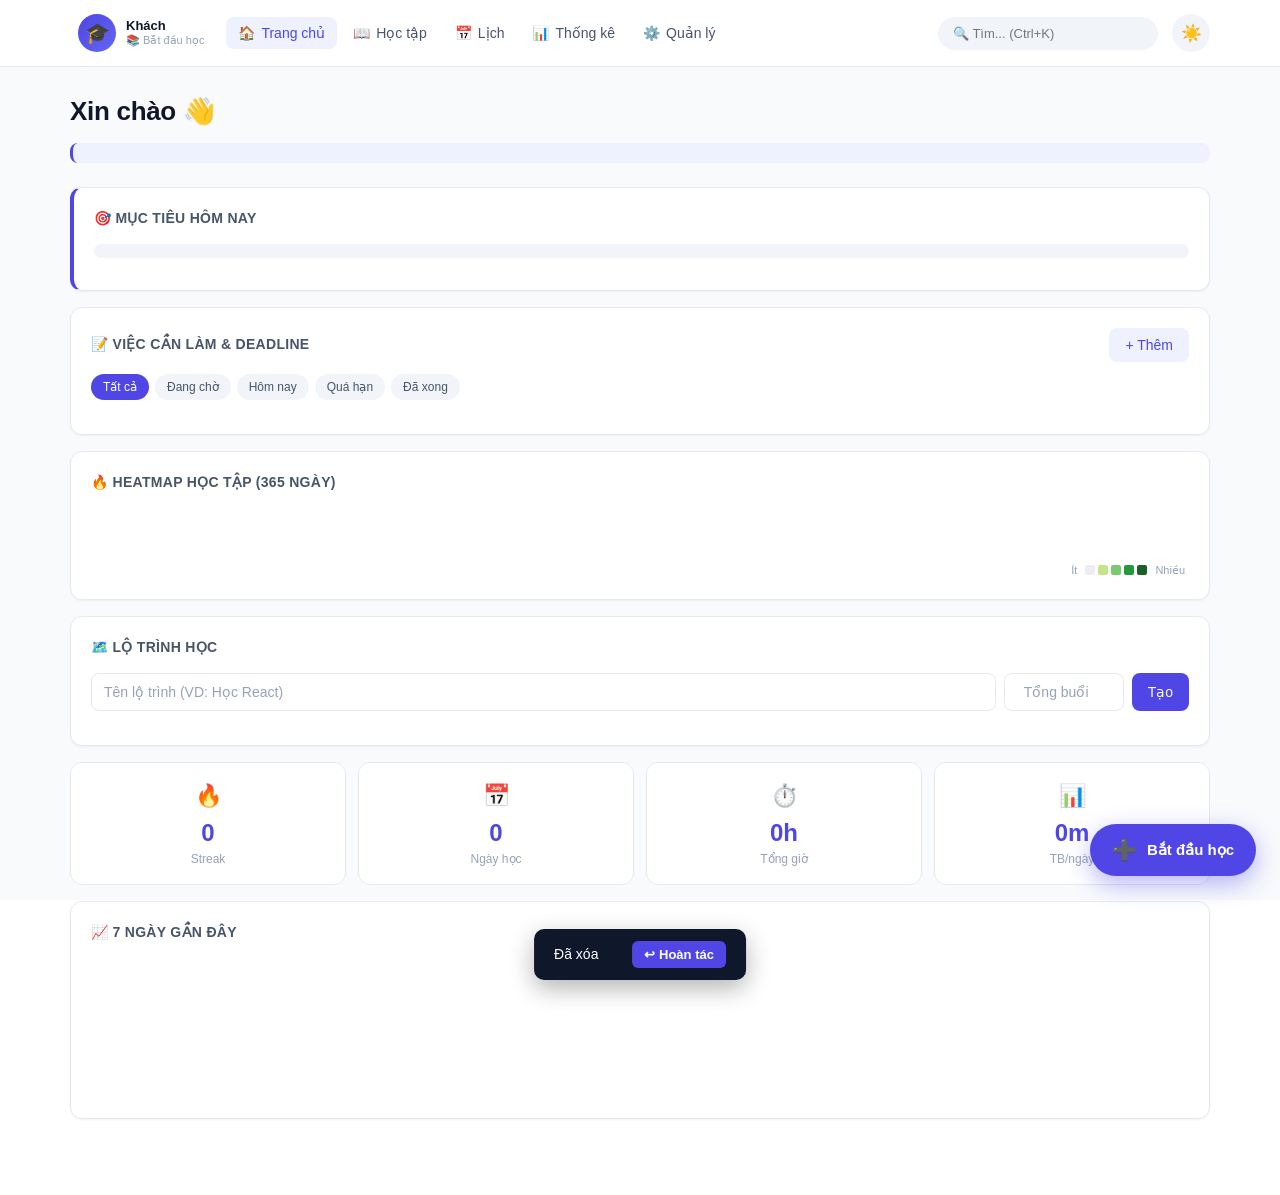
<file: index.html>
<!DOCTYPE html>
    <html lang="vi" data-theme="light">
    <head>
    <meta charset="UTF-8">
    <meta name="viewport" content="width=device-width, initial-scale=1.0, viewport-fit=cover">

    <!-- SEO -->
    <title>Study Tracker — Quản lý thời gian học tập</title>
    <meta name="description" content="Ứng dụng quản lý học tập cá nhân: Pomodoro, lịch học, ghi chú, mục tiêu, thống kê và Streak Freeze. Hoạt động offline, dữ liệu lưu trên máy.">
    <meta name="keywords" content="học tập, quản lý thời gian, pomodoro, study tracker, ghi chú, lịch học, streak">
    <meta name="author" content="Study Tracker">
    <meta name="robots" content="index, follow">
    <meta property="og:title" content="Study Tracker — Quản lý thời gian học tập">
    <meta property="og:description" content="Ứng dụng quản lý học tập cá nhân: Pomodoro, lịch học, ghi chú, mục tiêu, thống kê.">
    <meta property="og:type" content="website">
    <meta property="og:locale" content="vi_VN">
    <meta name="twitter:card" content="summary_large_image">
    <meta name="twitter:title" content="Study Tracker — Quản lý thời gian học tập">
    <meta name="twitter:description" content="Pomodoro, lịch học, ghi chú, mục tiêu và thống kê trong 1 app.">

    <!-- PWA -->
    <meta name="theme-color" content="#4f46e5">
    <meta name="apple-mobile-web-app-capable" content="yes">
    <meta name="apple-mobile-web-app-status-bar-style" content="default">
    <meta name="apple-mobile-web-app-title" content="Study Tracker">
    <meta name="mobile-web-app-capable" content="yes">
    <meta name="format-detection" content="telephone=no">
    <link rel="icon" type="image/svg+xml" href="[data-uri]">
    <link rel="apple-touch-icon" href="[data-uri]">
    <link rel="manifest" href="manifest.json">

    <link rel="stylesheet" href="style.css">
    </head>
    <body>

    <a href="#mainContent" class="skip-link">⏭ Chuyển đến nội dung chính</a>

    <header class="navbar" role="banner">
    <div class="nav-inner">
        <div class="nav-user" id="navUser" title="Đi tới Quản lý">
        <div class="nav-avatar" id="navAvatar">🎓</div>
        <div class="nav-user-info">
            <div class="nav-user-name" id="navUserName">Khách</div>
            <div class="nav-user-streak" id="navUserStreak">📚 Bắt đầu học</div>
        </div>
        </div>

        <nav class="nav-links" role="navigation" aria-label="Điều hướng chính">
        <button class="nav-link active" data-page="home"><span>🏠</span><span>Trang chủ</span></button>
        <button class="nav-link" data-page="study"><span>📖</span><span>Học tập</span></button>
        <button class="nav-link" data-page="calendar"><span>📅</span><span>Lịch</span></button>
        <button class="nav-link" data-page="stats"><span>📊</span><span>Thống kê</span></button>
        <button class="nav-link" data-page="manage"><span>⚙️</span><span>Quản lý</span></button>
        </nav>

        <div class="nav-search">
        <input type="text" id="globalSearch" class="search-input" placeholder="🔍 Tìm... (Ctrl+K)">
        <div class="search-results" id="searchResults"></div>
        </div>

        <button class="theme-toggle" id="themeToggle" title="Sáng / Tối" aria-label="Đổi chế độ Sáng/Tối">
        <span class="theme-icon light">☀️</span>
        <span class="theme-icon dark">🌙</span>
        </button>
    </div>
    </header>

    <main class="container" id="mainContent" role="main">

    <!-- HOME -->
    <section class="page active" id="page-home">
        <div class="hero">
        <h1 id="heroGreeting">Xin chào 👋</h1>
        <p class="hero-sub" id="heroDate"></p>
        <p class="hero-hint" id="heroHint" style="font-size:13px;color:var(--text-mute);margin-top:6px"></p>
        </div>

        <div class="card freeze-alert" id="freezeAlert" hidden>
        <div class="freeze-content">
            <span class="freeze-icon">❄️</span>
            <div class="freeze-text">
            <b>Streak sắp mất!</b>
            <span>Hôm nay bạn chưa học. Dùng Streak Freeze để bảo toàn chuỗi?</span>
            </div>
            <button class="btn primary" id="useFreezeBtn">Dùng Freeze</button>
        </div>
        </div>

        <div class="card card-goal" id="goalNotifCard">
        <h2 class="card-title">🎯 Mục tiêu hôm nay</h2>
        <div class="goal-progress">
            <div class="goal-bar"><div class="goal-fill" id="goalFill"></div></div>
            <div class="goal-info" id="goalInfo"></div>
        </div>
        </div>

        <!-- TODO / DEADLINE -->
        <div class="card">
        <div class="todo-head">
            <h2 class="card-title">📝 Việc cần làm &amp; Deadline</h2>
            <button class="btn soft" id="addTodoBtn">+ Thêm</button>
        </div>
        <div class="todo-filters" id="todoFilters">
            <button class="tf-btn active" data-filter="all">Tất cả</button>
            <button class="tf-btn" data-filter="pending">Đang chờ</button>
            <button class="tf-btn" data-filter="today">Hôm nay</button>
            <button class="tf-btn" data-filter="overdue">Quá hạn</button>
            <button class="tf-btn" data-filter="done">Đã xong</button>
        </div>
        <div class="todo-list" id="todoList"></div>
        </div>

        <!-- HEATMAP -->
        <div class="card">
        <h2 class="card-title">🔥 Heatmap học tập (365 ngày)</h2>
        <div class="heatmap-wrap">
            <div class="heatmap-scroll" id="heatmapScroll">
            <div class="heatmap" id="heatmap"></div>
            </div>
            <div class="heatmap-legend">
            <span>Ít</span>
            <div class="heatmap-cells">
                <span class="hm-cell lv0"></span>
                <span class="hm-cell lv1"></span>
                <span class="hm-cell lv2"></span>
                <span class="hm-cell lv3"></span>
                <span class="hm-cell lv4"></span>
            </div>
            <span>Nhiều</span>
            </div>
        </div>
        </div>

        <div class="card">
        <h2 class="card-title">🗺️ Lộ trình học</h2>
        <div class="roadmap-form">
            <input type="text" id="roadmapInput" class="input" placeholder="Tên lộ trình (VD: Học React)">
            <input type="number" id="roadmapTotal" class="input num-input" placeholder="Tổng buổi" min="1">
            <button class="btn primary" id="addRoadmapBtn">Tạo</button>
        </div>
        <div class="roadmap-list" id="roadmapList"></div>
        </div>

        <div class="stats-grid">
        <div class="stat-card"><div class="stat-icon">🔥</div><div class="stat-num" id="homeStreak">0</div><div class="stat-label">Streak</div></div>
        <div class="stat-card"><div class="stat-icon">📅</div><div class="stat-num" id="homeDays">0</div><div class="stat-label">Ngày học</div></div>
        <div class="stat-card"><div class="stat-icon">⏱️</div><div class="stat-num" id="homeHours">0h</div><div class="stat-label">Tổng giờ</div></div>
        <div class="stat-card"><div class="stat-icon">📊</div><div class="stat-num" id="homeAvg">0m</div><div class="stat-label">TB/ngày</div></div>
        </div>

        <div class="card">
        <h2 class="card-title">📈 7 ngày gần đây</h2>
        <div class="chart" id="homeChart"></div>
        </div>
    </section>

    <!-- STUDY -->
    <section class="page" id="page-study">
        <div class="page-header">
        <h1>📖 Học tập</h1>
        <p class="page-sub">Nhấn vào ngày để xem chi tiết phiên học</p>
        </div>

        <!-- Summary riêng của tab Học tập (Nhóm 5) -->
        <div class="study-summary">
        <div class="sum-pill"><span class="pill-icon">📆</span><span class="pill-num" id="studyTodaySessions">0</span><span class="pill-label">Phiên hôm nay</span></div>
        <div class="sum-pill"><span class="pill-icon">🏆</span><span class="pill-num" id="studyTopSubject">—</span><span class="pill-label">Môn nhiều nhất tuần</span></div>
        <div class="sum-pill"><span class="pill-icon">⚡</span><span class="pill-num" id="studyFocusAvg">—</span><span class="pill-label">Tập trung TB</span></div>
        </div>

        <!-- POMODORO -->
        <div class="card pomodoro-card">
        <div class="pomodoro-head">
            <h2 class="card-title">⏱️ Đồng hồ học</h2>
            <div class="pomodoro-modes" id="pomodoroModes">
            <button class="pmode active" data-mode="pomodoro">Pomodoro 25/5</button>
            <button class="pmode" data-mode="short">Nghỉ ngắn 5p</button>
            <button class="pmode" data-mode="long">Nghỉ dài 15p</button>
            <button class="pmode" data-mode="custom">Tùy chỉnh</button>
            </div>
        </div>

        <div class="pomodoro-display">
            <div class="pomo-time" id="pomoTime">25:00</div>
            <div class="pomo-label" id="pomoLabel">Pomodoro · Tập trung</div>
        </div>

        <div class="btn-row" style="justify-content:center;">
            <button class="btn primary" id="pomoStart">▶ Bắt đầu</button>
            <button class="btn warning" id="pomoPause" hidden>⏸ Tạm dừng</button>
            <button class="btn danger" id="pomoStop" hidden>⏹ Dừng &amp; Lưu</button>
            <button class="btn ghost" id="pomoReset">↺ Reset</button>
            <button class="btn ghost" id="pomoFull" title="Toàn màn hình" aria-label="Toàn màn hình">⛶</button>
        </div>

        <div class="session-meta">
            <div class="meta-row">
            <label class="field-label">Môn / Tag</label>
            <div class="tag-picker" id="tagPicker"></div>
            </div>
            <div class="meta-row">
            <label class="field-label">Mức tập trung</label>
            <div class="star-rating" id="starRating">
                <button data-star="1" type="button">☆</button>
                <button data-star="2" type="button">☆</button>
                <button data-star="3" type="button">☆</button>
                <button data-star="4" type="button">☆</button>
                <button data-star="5" type="button">☆</button>
            </div>
            </div>
        </div>
        </div>

        <!-- Ghi tay -->
        <div class="card">
        <h2 class="card-title">✍️ Ghi giờ học thủ công</h2>
        <div class="input-row">
            <input type="date" id="studyDateInput" class="input no-future">
            <button class="btn primary" id="studyAddBtn">+ Ghi giờ học</button>
        </div>
        <p class="hint">Chọn ngày → bấm "Ghi giờ học" để thêm phút + nội dung theo từng khung giờ</p>
        </div>

        <!-- DANH SÁCH PHIÊN HỌC (Nhóm 4) -->
        <div class="card">
        <div class="session-list-head">
            <h2 class="card-title" style="margin-bottom:0">🕐 Phiên học gần đây</h2>
            <select id="sessionListFilter" class="session-filter" aria-label="Lọc phiên học">
            <option value="7">7 ngày</option>
            <option value="30" selected>30 ngày</option>
            <option value="90">90 ngày</option>
            <option value="all">Tất cả</option>
            </select>
        </div>
        <div class="session-list" id="sessionList"></div>
        </div>

        <div class="timeline" id="timeline"></div>
    </section>

    <!-- CALENDAR -->
    <section class="page" id="page-calendar">
        <div class="page-header">
        <h1>📅 Lịch học</h1>
        <p class="page-sub">Nhấn vào ngày để ghi giờ học hoặc thêm deadline</p>
        </div>

        <!-- Summary riêng của tab Lịch (Nhóm 5) -->
        <div class="study-summary">
        <div class="sum-pill"><span class="pill-icon">📊</span><span class="pill-num" id="calMonthHours">0h</span><span class="pill-label">Tháng này</span></div>
        <div class="sum-pill"><span class="pill-icon">📅</span><span class="pill-num" id="calActiveDays">0</span><span class="pill-label">Ngày có lịch</span></div>
        <div class="sum-pill"><span class="pill-icon">⏰</span><span class="pill-num" id="calUpcoming">0</span><span class="pill-label">Deadline sắp tới</span></div>
        </div>

        <div class="card">
        <div class="cal-header">
            <button class="btn ghost" id="prevMonth" aria-label="Tháng trước">◀</button>
            <h2 class="cal-title" id="calTitle"></h2>
            <button class="btn ghost" id="nextMonth" aria-label="Tháng sau">▶</button>
            <button class="btn soft" id="todayBtn">Hôm nay</button>
        </div>
        <div class="cal-weekdays">
            <div>T2</div><div>T3</div><div>T4</div><div>T5</div><div>T6</div>
            <div class="weekend">T7</div><div class="weekend">CN</div>
        </div>

        <div class="cal-legend">
            <div class="cal-legend-item">
            <span class="legend-box plan"></span>
            <span>📅 Kế hoạch (khung giờ)</span>
            </div>
            <div class="cal-legend-item">
            <span class="legend-box actual"></span>
            <span>✅ Thực tế (phiên đã học)</span>
            </div>
            <div class="cal-legend-item">
            <span class="legend-box deadline"></span>
            <span>⏰ Deadline Todo</span>
            </div>
        </div>

        <div class="cal-grid" id="calGrid"></div>
        </div>
    </section>

    <!-- STATS -->
    <section class="page" id="page-stats">
        <div class="page-header">
        <h1>📊 Thống kê</h1>
        <p class="page-sub">Xem xu hướng và thói quen học tập của bạn</p>
        </div>

        <div class="study-summary">
        <div class="sum-pill">
            <span class="pill-icon">📅</span>
            <span class="pill-num" id="statsWeek">0h</span>
            <span class="pill-label">Tuần này (T2→nay)</span>
        </div>
        <div class="sum-pill">
            <span class="pill-icon">📆</span>
            <span class="pill-num" id="statsMonth">0h</span>
            <span class="pill-label">Tháng này</span>
        </div>
        <div class="sum-pill">
            <span class="pill-icon">📈</span>
            <span class="pill-num" id="statsTrend">Chưa đủ dữ liệu</span>
            <span class="pill-label">So tuần trước</span>
        </div>
        </div>

        <div class="card">
        <h2 class="card-title">📈 Giờ học 14 ngày gần đây</h2>
        <div class="chart chart-lg" id="statsChart"></div>
        </div>

        <div class="card">
        <h2 class="card-title">🥧 Phân bổ theo môn</h2>
        <div class="pie-wrap">
            <svg class="pie-chart" id="pieChart" viewBox="0 0 200 200"></svg>
            <div class="pie-legend" id="pieLegend"></div>
        </div>
        </div>

        <div class="card">
        <h2 class="card-title">🕐 Khung giờ học hiệu quả</h2>
        <p class="card-subtitle">Dựa trên giờ bắt đầu của các phiên học (Pomodoro + ghi tay).</p>
        <div class="hour-bars" id="hourBars"></div>
        </div>

        <div class="card">
        <h2 class="card-title">✅ Tỷ lệ hoàn thành Todo (7 ngày)</h2>
        <div class="todo-stats" id="todoStats"></div>
        </div>

        <div class="card">
        <h2 class="card-title">📊 Chỉ số phụ</h2>
        <div class="stats-meta-grid">
            <div class="stats-meta-item">
            <div class="sm-label">📖 Tổng thời gian học</div>
            <div class="sm-value" id="statsTotalTime">0h</div>
            </div>
            <div class="stats-meta-item">
            <div class="sm-label">📅 Ngày có học</div>
            <div class="sm-value" id="statsActiveDays">0</div>
            </div>
            <div class="stats-meta-item">
            <div class="sm-label">⏱️ TB / ngày có học</div>
            <div class="sm-value" id="statsAvgPerActive">—</div>
            </div>
            <div class="stats-meta-item">
            <div class="sm-label">📆 TB / ngày kể từ khi bắt đầu</div>
            <div class="sm-value" id="statsAvgPerDay">—</div>
            </div>
            <div class="stats-meta-item">
            <div class="sm-label">🔥 Streak hiện tại</div>
            <div class="sm-value" id="statsStreakVal">0</div>
            </div>
            <div class="stats-meta-item">
            <div class="sm-label">🎯 Ngày đạt mục tiêu</div>
            <div class="sm-value" id="statsGoalDays">0</div>
            </div>
        </div>

        <div class="stats-note">
            <b>ℹ️ Quy tắc tính:</b>
            <ul>
            <li>Một ngày được tính là <b>có học</b> khi có ít nhất <b>5 phút</b> học (Pomodoro hoặc ghi tay).</li>
            <li><b>Streak</b> tính liên tục từ hôm nay (hoặc hôm qua) trở về trước, cộng thêm ngày dùng Streak Freeze.</li>
            <li><b>TB / ngày có học</b> = tổng phút ÷ số ngày có học (không tính ngày nghỉ).</li>
            <li><b>TB / ngày kể từ khi bắt đầu</b> = tổng phút ÷ số ngày từ ngày học đầu tiên đến nay.</li>
            </ul>
        </div>
        </div>
    </section>

    <!-- MANAGE -->
    <section class="page" id="page-manage">
        <div class="page-header">
        <h1>⚙️ Quản lý</h1>
        <p class="page-sub">Thiết lập thông tin, mục tiêu và sao lưu dữ liệu</p>
        </div>

        <!-- Profile -->
        <div class="card">
        <h2 class="card-title">👤 Thông tin cá nhân</h2>
        <div class="profile-row">
            <div class="avatar-wrap">
            <button class="avatar" id="avatarBtn" type="button" aria-label="Đổi ảnh đại diện">🎓</button>
            <div class="avatar-menu" id="avatarMenu">
                <button data-act="upload">📷 Tải ảnh lên</button>
                <button data-act="emoji">😀 Chọn emoji</button>
                <button data-act="remove" class="del">🗑 Xóa ảnh</button>
            </div>
            </div>
            <div class="profile-fields">
            <input class="input" id="profileName" type="text" placeholder="Họ và tên">
            <input class="input" id="profileEmail" type="email" placeholder="📧 Email">
            <input class="input" id="profilePhone" type="tel" placeholder="📱 Số điện thoại">
            </div>
            <input type="file" id="avatarFile" accept="image/*" hidden>
        </div>
        <div class="emoji-picker" id="emojiPicker"></div>
        </div>

        <!-- Môn học (Nhóm 1) -->
        <div class="card">
        <h2 class="card-title">📚 Môn học</h2>
        <p class="hint" style="text-align:left;margin-bottom:12px">
            Quản lý các môn bạn đang học. Mỗi môn có 1 màu riêng để phân loại phiên học.
        </p>
        <div class="subject-list" id="subjectList"></div>

        <div class="field-label">Thêm môn mới</div>
        <div class="subject-form">
            <input type="text" id="subjectNameInput" class="input" placeholder="VD: Toán, Lý, Tiếng Anh...">
            <input type="color" id="subjectColorInput" class="subject-color-picker" value="#4f46e5">
            <button class="btn primary" id="addSubjectBtn">+ Thêm</button>
        </div>
        </div>

        <!-- Goals -->
        <div class="card">
        <h2 class="card-title">🎯 Mục tiêu</h2>
        <label class="field-label">Mục tiêu dài hạn</label>
        <input class="input" id="profileGoal" type="text" placeholder="VD: Thành thạo React trong 3 tháng">
        <label class="field-label">Mục tiêu mỗi ngày (phút)</label>
        <div class="input-row">
            <input class="input" id="dailyGoalInput" type="number" min="0" placeholder="VD: 60">
            <button class="btn primary" id="saveDailyGoalBtn">Lưu</button>
        </div>
        <p class="hint">Đây là số phút bạn muốn học mỗi ngày. Home sẽ nhắc bạn.</p>
        </div>

        <!-- NOTIFICATION (Nhóm 9) -->
        <div class="card">
        <h2 class="card-title">🔔 Thông báo</h2>

        <div class="notif-limitation" id="notifLimitation">
            <span class="nl-icon">ℹ️</span>
            <div class="nl-text">
            <b>Thông báo chỉ hoạt động khi tab đang mở</b>
            <span>Do chưa dùng Service Worker. Nếu bạn đóng tab, hệ thống sẽ lưu nhắc nhở và hiện lại khi mở tab vào lần sau.</span>
            </div>
        </div>

        <div class="notif-status" id="notifStatus"></div>

        <div class="btn-row" style="margin-bottom:14px">
            <button class="btn primary" id="notifPermBtn">Xin quyền thông báo</button>
            <button class="btn soft" id="notifTestBtn">🧪 Test thông báo</button>
        </div>

        <div class="notif-help" id="notifHelp" hidden>
            <div class="nh-title">📖 Cách mở lại quyền thông báo:</div>
            <ul class="nh-steps" id="notifHelpSteps">
            <li>Nhấn vào <b>biểu tượng 🔒 hoặc ⓘ</b> trên thanh địa chỉ</li>
            <li>Chọn <b>Site settings</b> / <b>Cài đặt trang</b></li>
            <li>Tìm mục <b>Notifications</b> → đổi thành <b>Allow / Cho phép</b></li>
            <li>Tải lại trang (F5)</li>
            </ul>
        </div>

        <div class="field-label" style="margin-top:14px">Nhắc học mỗi ngày lúc</div>
        <div class="input-row">
            <input type="time" id="notifTime" class="input" value="20:00">
            <button class="btn primary" id="saveNotifTimeBtn">Lưu</button>
        </div>
        <p class="hint">Trình duyệt sẽ nhắc bạn vào giờ này nếu hôm nay chưa học đủ mục tiêu.</p>

        <div class="setting-row" style="margin-top:14px">
            <div>
            <div class="setting-label">Nhắc deadline trước 1 ngày</div>
            <div class="setting-desc">Tự động thông báo cho Todo sắp đến hạn</div>
            </div>
            <label class="switch">
            <input type="checkbox" id="notifDeadline" checked>
            <span class="slider"></span>
            </label>
        </div>

        <div class="setting-row" style="margin-top:14px">
            <div>
            <div class="setting-label">Âm thanh thông báo</div>
            <div class="setting-desc">Phát tiếng "ping" khi có nhắc nhở</div>
            </div>
            <label class="switch">
            <input type="checkbox" id="notifSound" checked>
            <span class="slider"></span>
            </label>
        </div>

        <div class="setting-row" style="margin-top:14px">
            <div>
            <div class="setting-label">Hiện thông báo trong trang (in-app)</div>
            <div class="setting-desc">Nếu trình duyệt chặn, hiện banner thay thế ở góc màn hình</div>
            </div>
            <label class="switch">
            <input type="checkbox" id="notifInApp" checked>
            <span class="slider"></span>
            </label>
        </div>
        </div>

        <!-- STREAK FREEZE (Nhóm 8) -->
        <div class="card">
        <h2 class="card-title">❄️ Streak Freeze</h2>

        <div class="freeze-status">
            <div class="freeze-big-wrap">
            <span class="freeze-big" id="freezeCount">3</span>
            <span class="freeze-desc">/ 3 lượt</span>
            </div>
            <div class="freeze-refill" id="freezeRefill">
            ⏳ Nạp lượt tiếp theo: <b>—</b>
            </div>
        </div>

        <p class="hint" style="text-align:left;margin-bottom:14px">
            Khi bạn bỏ 1 ngày không học, dùng Freeze để bảo toàn chuỗi streak.
            Mỗi thứ Hai hàng tuần, hệ thống tự nạp thêm 1 lượt (tối đa 3).
            Nạp lại được kiểm tra <b>khi bạn mở app</b> — không cần online đúng lúc.
        </p>

        <div class="setting-row">
            <div>
            <div class="setting-label">Tự động dùng Freeze</div>
            <div class="setting-desc">Khi mở app phát hiện hôm qua bỏ học → tự dùng 1 lượt để giữ streak</div>
            </div>
            <label class="switch">
            <input type="checkbox" id="autoFreeze">
            <span class="slider"></span>
            </label>
        </div>

        <div class="setting-row" style="margin-top:14px">
            <div>
            <div class="setting-label">Nhắc streak sắp mất</div>
            <div class="setting-desc">Sau 20h nếu chưa học, hiện cảnh báo trên Home</div>
            </div>
            <label class="switch">
            <input type="checkbox" id="freezeAlertToggle" checked>
            <span class="slider"></span>
            </label>
        </div>

        <div class="field-label" style="margin-top:20px">Lịch sử dùng &amp; nạp</div>
        <div class="freeze-history" id="freezeHistory"></div>
        </div>

        <!-- Background -->
        <div class="card">
        <h2 class="card-title">🖼️ Hình nền</h2>
        <div class="bg-options" id="bgOptions">
            <button class="bg-swatch" data-bg-type="default"><span class="bg-label">Mặc định</span></button>
            <button class="bg-swatch" data-bg-type="color" data-bg-value="#fef3c7" style="background:#fef3c7"><span class="bg-label">Vàng nhạt</span></button>
            <button class="bg-swatch" data-bg-type="color" data-bg-value="#dbeafe" style="background:#dbeafe"><span class="bg-label">Xanh dương</span></button>
            <button class="bg-swatch" data-bg-type="color" data-bg-value="#dcfce7" style="background:#dcfce7"><span class="bg-label">Xanh lá</span></button>
            <button class="bg-swatch" data-bg-type="color" data-bg-value="#fce7f3" style="background:#fce7f3"><span class="bg-label">Hồng</span></button>
            <button class="bg-swatch" data-bg-type="gradient" data-bg-value="linear-gradient(135deg,#eef2ff,#fce7f3)" style="background:linear-gradient(135deg,#eef2ff,#fce7f3)"><span class="bg-label">Gradient 1</span></button>
            <button class="bg-swatch" data-bg-type="gradient" data-bg-value="linear-gradient(135deg,#dbeafe,#dcfce7)" style="background:linear-gradient(135deg,#dbeafe,#dcfce7)"><span class="bg-label">Gradient 2</span></button>
            <button class="bg-swatch" data-bg-type="gradient" data-bg-value="linear-gradient(135deg,#1e293b,#0f172a)"><span class="bg-label">Tối</span></button>
        </div>
        <div class="input-row" style="margin-top:14px;">
            <input type="color" id="bgColorPicker" class="input color-input" value="#f8fafc">
            <button class="btn soft" id="bgApplyColorBtn">Áp dụng màu</button>
            <button class="btn soft" id="bgUploadBtn">📷 Tải ảnh nền</button>
            <input type="file" id="bgFile" accept="image/*" hidden>
        </div>
        </div>

        <!-- Theme (Nhóm 5: bỏ segment, chỉ hiển thị label) -->
        <div class="card">
        <h2 class="card-title">🎨 Chế độ hiển thị</h2>
        <div class="setting-row">
            <div>
            <div class="setting-label">Sáng / Tối</div>
            <div class="setting-desc">Dùng nút ☀️/🌙 ở góc phải Navbar để đổi nhanh</div>
            </div>
            <div class="theme-info-pill" id="themeInfoPill">
            <span id="currentThemeLabel">☀️ Sáng</span>
            </div>
        </div>
        </div>

        <!-- Biểu đồ tiến độ → link sang Thống kê (Nhóm 5) -->
        <div class="card">
        <h2 class="card-title">📈 Biểu đồ tiến độ</h2>
        <p style="color:var(--text-mute);font-size:14px;margin-bottom:12px">
            Biểu đồ chi tiết đã được chuyển sang tab <b>Thống kê</b> để tránh trùng lặp.
        </p>
        <button class="btn soft" id="goToStatsBtn">📊 Mở Thống kê</button>
        </div>

        <!-- Data -->
        <div class="card">
        <h2 class="card-title">💾 Dữ liệu</h2>

        <label class="field-label">Xóa dữ liệu 1 ngày</label>
        <div class="input-row">
            <input type="date" id="deleteDateInput" class="input no-future">
            <button class="btn danger" id="deleteDayBtn">🗑 Xóa ngày này</button>
        </div>

        <label class="field-label">Xóa dữ liệu theo khoảng</label>
        <div class="input-row">
            <input type="date" id="deleteFrom" class="input no-future">
            <span class="unit-label">→</span>
            <input type="date" id="deleteTo" class="input no-future">
        </div>
        <div class="delete-preview" id="deletePreview" hidden></div>
        <div class="btn-row" style="margin-bottom:12px">
            <button class="btn danger" id="deleteRangeBtn">🗑 Xóa theo khoảng</button>
        </div>

        <label class="field-label">Sao lưu / Khôi phục</label>
        <div class="backup-status" id="backupStatus"></div>
        <div class="btn-row">
            <button class="btn soft" id="exportBtn">⬇ Xuất JSON</button>
            <button class="btn soft" id="importBtn">⬆ Nhập JSON</button>
            <input type="file" id="importFile" accept=".json" hidden>
        </div>

        <label class="field-label">Ứng dụng &amp; Hướng dẫn</label>
        <div class="btn-row">
            <button class="btn soft" id="rerunOnboardingBtn">👋 Chạy lại hướng dẫn ban đầu</button>
            <button class="btn primary" id="installPwaBtn" style="display:none">📲 Cài đặt app</button>
            <button class="btn ghost" id="updatePwaBtn" title="Kiểm tra bản cập nhật">🔄 Cập nhật</button>
        </div>
        <p class="hint" id="pwaHint">Trên điện thoại, bạn có thể cài Study Tracker như một app thật và dùng offline.</p>

        <label class="field-label" style="color:var(--danger)">Vùng nguy hiểm</label>
        <div class="btn-row">
            <button class="btn danger" id="resetAllBtn">⚠️ Xóa TẤT CẢ dữ liệu</button>
        </div>
        <p class="hint">Xóa tất cả sẽ tự động tải backup về máy trước khi xóa.</p>
        </div>
    </section>
    </main>

    <!-- FAB -->
    <button class="fab" id="fabBtn" title="Bắt đầu học (N)">
    <span class="fab-icon">➕</span>
    <span class="fab-label">Bắt đầu học</span>
    </button>

    <!-- MODAL GHI GIỜ HỌC -->
    <div class="modal" id="hourModal">
    <div class="modal-backdrop" data-close></div>
    <div class="modal-content">
        <h3 class="modal-title" id="modalTitle">Ghi giờ học</h3>
        <p class="modal-sub" id="modalSub"></p>

        <label class="field-label">Tổng số phút học ngày này</label>
        <div class="input-row">
        <input type="number" id="modalMinutes" class="input" min="0" placeholder="VD: 120">
        <span class="unit-label">phút</span>
        </div>

        <label class="field-label">Môn học</label>
        <select id="modalSubject">
        <option value="">— Không chọn —</option>
        </select>

        <label class="field-label">Chi tiết từng khung giờ (tùy chọn)</label>
        <div class="hour-list" id="hourList"></div>

        <div class="modal-actions">
        <button class="btn ghost" data-close>Hủy</button>
        <button class="btn primary" id="modalSave">Lưu</button>
        </div>
    </div>
    </div>

    <!-- MODAL TODO -->
    <div class="modal" id="todoModal">
    <div class="modal-backdrop" data-close-todo></div>
    <div class="modal-content" style="max-width:520px">
        <h3 class="modal-title" id="todoModalTitle">Thêm việc cần làm</h3>
        <p class="modal-sub">Điền thông tin cho Todo</p>

        <label class="field-label">Tên việc</label>
        <input type="text" id="todoTitle" class="input" placeholder="VD: Làm bài tập Toán chương 3">

        <label class="field-label">Mô tả (tùy chọn)</label>
        <textarea id="todoDesc" class="input" rows="3" placeholder="Ghi chú chi tiết..." style="min-height:60px;resize:vertical;"></textarea>

        <div style="display:grid;grid-template-columns:1fr 1fr;gap:10px;margin-top:6px;">
        <div>
            <label class="field-label">Deadline</label>
            <input type="date" id="todoDeadline" class="input">
        </div>
        <div>
            <label class="field-label">Độ ưu tiên</label>
            <select id="todoPriority" class="input">
            <option value="low">🟢 Thấp</option>
            <option value="normal" selected>🟡 Bình thường</option>
            <option value="high">🔴 Cao</option>
            </select>
        </div>
        </div>

        <label class="field-label">Gắn với môn (tùy chọn)</label>
        <div class="tag-picker" id="todoTagPicker"></div>

        <div class="modal-actions" style="margin-top:20px;">
        <button class="btn ghost" data-close-todo>Hủy</button>
        <button class="btn danger" id="todoDelete" style="display:none">🗑 Xóa</button>
        <button class="btn primary" id="todoSave">Lưu</button>
        </div>
    </div>
    </div>

    <!-- MODAL SỬA PHIÊN HỌC (Nhóm 4) -->
    <div class="modal" id="sessionModal">
    <div class="modal-backdrop" data-close-session></div>
    <div class="modal-content" style="max-width:520px">
        <h3 class="modal-title" id="sessionModalTitle">Sửa phiên học</h3>
        <p class="modal-sub" id="sessionModalSub"></p>

        <div style="display:grid;grid-template-columns:1fr 1fr;gap:10px;">
        <div>
            <label class="field-label">Giờ bắt đầu</label>
            <input type="time" id="sessionTime" class="input">
        </div>
        <div>
            <label class="field-label">Số phút</label>
            <input type="number" id="sessionMinutes" class="input" min="1" max="1440" placeholder="25">
        </div>
        </div>

        <label class="field-label">Môn học</label>
        <select id="sessionSubject">
        <option value="">— Không chọn —</option>
        </select>

        <label class="field-label">Nội dung / Ghi chú</label>
        <input type="text" id="sessionText" class="input" placeholder="VD: Học React Hooks...">

        <label class="field-label">Đánh giá tập trung</label>
        <div class="star-rating" id="sessionStar">
        <button data-star="1" type="button">☆</button>
        <button data-star="2" type="button">☆</button>
        <button data-star="3" type="button">☆</button>
        <button data-star="4" type="button">☆</button>
        <button data-star="5" type="button">☆</button>
        </div>

        <div class="modal-actions" style="margin-top:20px;">
        <button class="btn ghost" data-close-session>Hủy</button>
        <button class="btn primary" id="sessionSave">Lưu</button>
        </div>
    </div>
    </div>

    <!-- MODAL IMPORT (Nhóm 10) -->
    <div class="modal" id="importModal">
    <div class="modal-backdrop" data-close-import></div>
    <div class="modal-content" style="max-width:480px">
        <h3 class="modal-title">📥 Nhập dữ liệu</h3>
        <p class="modal-sub">Chọn cách xử lý dữ liệu hiện có</p>

        <div class="import-preview" id="importPreview"></div>

        <div class="import-options">
        <label class="import-option">
            <input type="radio" name="importMode" value="merge" checked>
            <div class="io-body">
            <div class="io-title">🔀 Gộp dữ liệu</div>
            <div class="io-desc">Giữ dữ liệu cũ, thêm ngày mới. Ngày trùng sẽ lấy giá trị mới.</div>
            </div>
        </label>

        <label class="import-option">
            <input type="radio" name="importMode" value="overwrite">
            <div class="io-body">
            <div class="io-title">⚠️ Ghi đè toàn bộ</div>
            <div class="io-desc">Xóa dữ liệu hiện tại, thay bằng dữ liệu từ file. Không thể hoàn tác!</div>
            </div>
        </label>
        </div>

        <div class="modal-actions" style="margin-top:20px;">
        <button class="btn ghost" data-close-import>Hủy</button>
        <button class="btn primary" id="importConfirm">Xác nhận nhập</button>
        </div>
    </div>
    </div>

    <!-- MODAL ONBOARDING (Nhóm 3) -->
    <div class="modal onboarding-modal" id="onboardingModal">
    <div class="modal-backdrop"></div>
    <div class="modal-content onboarding-content">

        <div class="ob-progress">
        <span class="ob-step-dot active" data-step="1"></span>
        <span class="ob-step-dot" data-step="2"></span>
        <span class="ob-step-dot" data-step="3"></span>
        </div>

        <div class="ob-step active" data-step="1">
        <div class="ob-emoji">👋</div>
        <h2 class="ob-title">Chào mừng bạn đến Study Tracker!</h2>
        <p class="ob-desc">Cùng thiết lập vài thứ để bắt đầu hành trình học tập nhé.</p>
        <label class="field-label">Bạn tên gì?</label>
        <input type="text" id="obName" class="input" placeholder="VD: Minh, An, ..." maxlength="30">
        </div>

        <div class="ob-step" data-step="2">
        <div class="ob-emoji">🎯</div>
        <h2 class="ob-title">Mục tiêu mỗi ngày</h2>
        <p class="ob-desc">Bạn muốn học bao nhiêu phút mỗi ngày?</p>
        <div class="ob-chips">
            <button class="ob-chip" data-min="30">30 phút</button>
            <button class="ob-chip active" data-min="60">1 giờ</button>
            <button class="ob-chip" data-min="120">2 giờ</button>
            <button class="ob-chip" data-min="180">3 giờ</button>
        </div>
        <label class="field-label">Hoặc nhập số phút</label>
        <input type="number" id="obGoal" class="input" min="0" max="1440" placeholder="60">
        </div>

        <div class="ob-step" data-step="3">
        <div class="ob-emoji">📚</div>
        <h2 class="ob-title">Thêm môn học đầu tiên</h2>
        <p class="ob-desc">Môn này sẽ dùng để phân loại các phiên học của bạn.</p>
        <div class="ob-chips">
            <button class="ob-chip-subject" data-name="Toán" style="--c:#3b82f6">Toán</button>
            <button class="ob-chip-subject" data-name="Tiếng Anh" style="--c:#f59e0b">Tiếng Anh</button>
            <button class="ob-chip-subject" data-name="Lập trình" style="--c:#10b981">Lập trình</button>
        </div>
        <label class="field-label">Hoặc nhập môn khác</label>
        <input type="text" id="obSubject" class="input" placeholder="VD: Vật lý, Hóa học..." maxlength="30">
        </div>

        <div class="ob-actions">
        <button class="btn ghost" id="obSkip">Bỏ qua</button>
        <div style="flex:1"></div>
        <button class="btn ghost" id="obBack" style="display:none">◀ Quay lại</button>
        <button class="btn primary" id="obNext">Tiếp tục ▶</button>
        </div>
    </div>
    </div>

    <!-- UNDO TOAST -->
    <div id="undoToast" class="undo-toast">
    <span id="undoMsg">Đã xóa</span>
    <span id="undoTimer" class="undo-timer"></span>
    <button id="undoBtn">↩ Hoàn tác</button>
    </div>

    <div id="toast" class="toast"></div>
    <script src="app.js"></script>
    </body>
    </html>
</file>
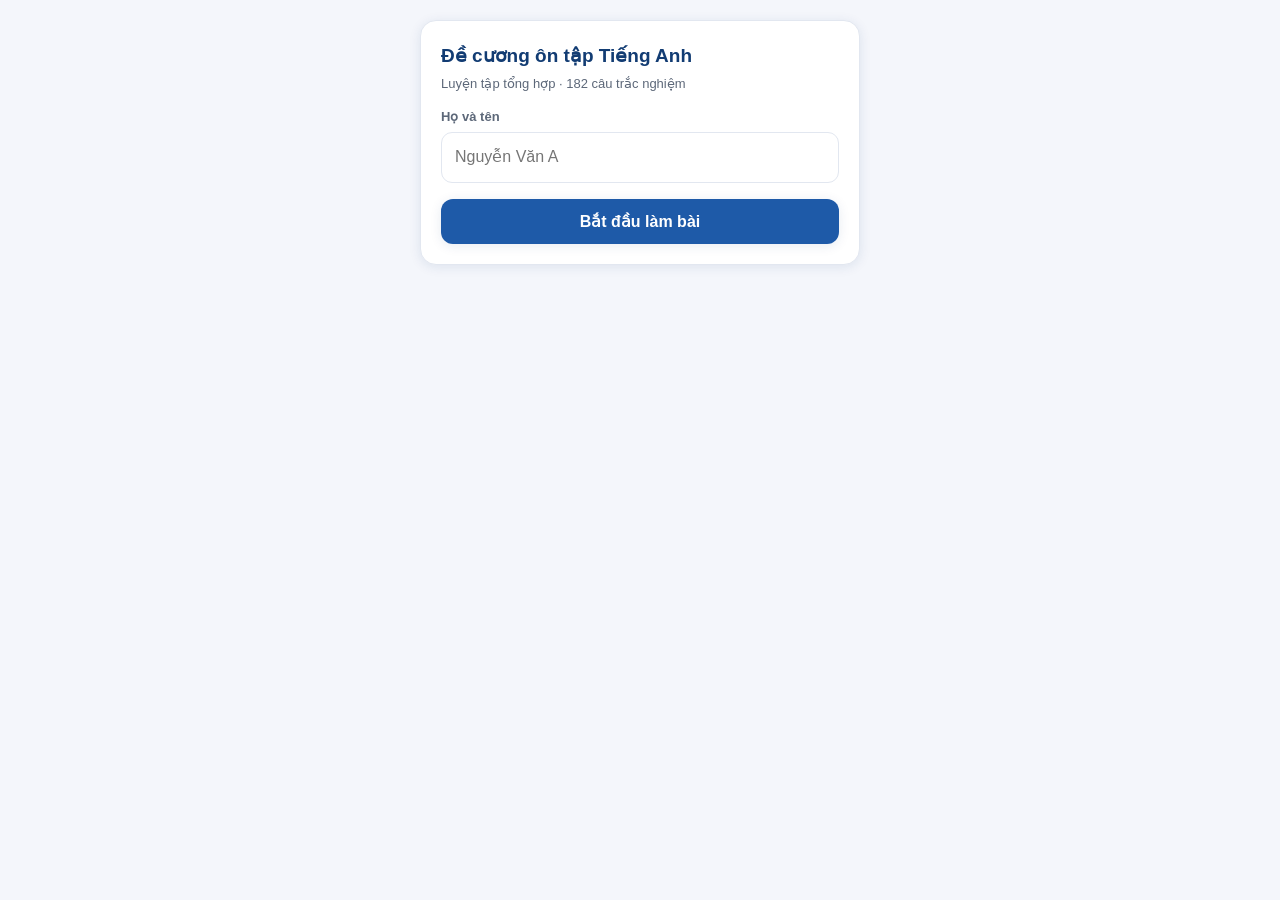
<file: index1.html>
<!DOCTYPE html>
    <html lang="vi">
    <head>
    <meta charset="utf-8">
    <meta name="viewport" content="width=device-width, initial-scale=1, maximum-scale=1, user-scalable=no">
    <title>Đề cương ôn tập Tiếng Anh — Luyện tập tổng hợp 202 câu</title>
    <style>
    :root{--bg:#f4f6fb;--card:#fff;--ink:#1b2333;--muted:#5d6879;--line:#e2e7f0;
    --brand:#1e5aa8;--brand-dark:#123c73;--brand-soft:#e9f1fb;
    --ok:#15774e;--ok-soft:#e6f6ee;--bad:#c23b3b;--bad-soft:#fdeceb;
    --shadow:0 2px 12px rgba(18,60,115,.10);--r:16px}
    *{box-sizing:border-box;-webkit-tap-highlight-color:transparent}
    html,body{overscroll-behavior:none}
    body{margin:0;background:var(--bg);color:var(--ink);font-family:"Segoe UI",Roboto,Arial,sans-serif;
    font-size:16px;line-height:1.55;-webkit-user-select:none;user-select:none}
    .wrap{max-width:720px;margin:0 auto;padding:0 14px}
    header{background:linear-gradient(135deg,#1e5aa8,#0e2f5c);color:#fff;padding:12px 0 10px}
    header h1{margin:1px 0 0;font-size:16px;line-height:1.25}
    header .sub{font-size:11.5px;opacity:.9;margin-top:2px}
    .topbar{position:sticky;top:0;z-index:20;background:var(--bg);border-bottom:1px solid var(--line);padding:9px 0}
    .topbar .in{max-width:720px;margin:0 auto;padding:0 14px;display:flex;gap:11px;align-items:center}
    .counter{font-size:14px;font-weight:800;color:var(--brand-dark);white-space:nowrap}
    .pbar{flex:1;height:8px;background:#e5eaf2;border-radius:999px;overflow:hidden}
    .pbar i{display:block;height:100%;background:var(--brand);width:0%;transition:width .25s}
    .card{background:var(--card);border:1px solid var(--line);border-radius:var(--r);box-shadow:var(--shadow);
    padding:17px 16px;margin:14px 0}
    .kicker{font-size:11px;color:var(--muted);text-transform:uppercase;letter-spacing:.7px;margin-bottom:4px}
    .kicker b{color:var(--brand)}
    .qtext{font-size:17px;font-weight:600;line-height:1.5}
    .opts{display:flex;flex-direction:column;gap:9px;margin-top:14px}
    .opt{display:flex;gap:11px;align-items:flex-start;border:1.5px solid var(--line);border-radius:12px;
    padding:12px 13px;cursor:pointer;background:#fff;font-size:15.5px;transition:all .15s}
    .opt .lt{font-weight:800;color:var(--brand-dark);flex:none;min-width:19px}
    .opt.locked{cursor:not-allowed}
    .opt.picked-ok{border-color:var(--ok);background:var(--ok-soft)}
    .opt.picked-bad{border-color:var(--bad);background:var(--bad-soft)}
    .opt.show-correct{border-color:var(--ok);background:var(--ok-soft);box-shadow:0 0 0 2px var(--ok) inset}
    .opt.dim{opacity:.55}
    .next{margin-top:15px}
    .btn{border:0;border-radius:12px;padding:13px 18px;font-size:16px;font-weight:700;cursor:pointer;
    background:var(--brand);color:#fff;box-shadow:var(--shadow);width:100%}
    .btn:disabled{background:#8aa4c8;cursor:not-allowed}
    .feedback{margin-top:14px;border-radius:12px;padding:12px 14px;font-size:14px;line-height:1.55;display:none}
    .feedback.ok{display:block;background:var(--ok-soft);border:1px solid #b9e0cc;color:var(--ok)}
    .feedback.bad{display:block;background:var(--bad-soft);border:1px solid #f2c4c1;color:var(--bad)}
    .feedback b{font-weight:800}
    #shield{position:fixed;inset:0;z-index:9999;background:#0e2f5c;color:#fff;display:none;align-items:center;
    justify-content:center;text-align:center;padding:26px;font-size:17px;line-height:1.7}
    #shield.on{display:flex}
    #wm{position:fixed;inset:0;z-index:5;pointer-events:none;opacity:.05;overflow:hidden}
    #wm span{position:absolute;white-space:nowrap;font-weight:800;font-size:14px;color:#123c73;transform:rotate(-26deg)}
    #gate2{position:fixed;inset:0;z-index:500;background:var(--bg);overflow:auto;padding:20px 14px 40px}
    #gate2 .box{max-width:440px;margin:0 auto;background:#fff;border:1px solid var(--line);border-radius:16px;
    box-shadow:var(--shadow);padding:20px}
    #gate2 label{display:block;font-size:13px;font-weight:700;color:var(--muted);margin:12px 0 5px}
    #gate2 input{width:100%;border:1.5px solid var(--line);border-radius:11px;padding:12px 13px;font:inherit;font-size:16px}
    #gate2 h2{margin:0;font-size:19px;color:var(--brand-dark)}
    #done{display:none}
    .score{background:linear-gradient(135deg,#1e5aa8,#0e2f5c);color:#fff;border-radius:16px;padding:20px;text-align:center;margin:14px 0}
    .score .big{font-size:46px;font-weight:800;line-height:1.05}
    .score .sm{font-size:13.5px;opacity:.9}
    </style>
    </head>
    <body>

    <div id="gate2"><div class="box">
    <h2>Đề cương ôn tập Tiếng Anh</h2>
    <div style="color:#5d6879;font-size:13px;margin-top:4px">Luyện tập tổng hợp · 182 câu trắc nghiệm</div>
    <label>Họ và tên</label>
    <input id="gName" placeholder="Nguyễn Văn A" autocomplete="off">
    <div style="margin-top:16px"><button class="btn" onclick="startExam()">Bắt đầu làm bài</button></div>
    </div></div>

    <header style="display:none"><div class="wrap">
    <h1>Đề cương ôn tập Tiếng Anh — Luyện tập tổng hợp</h1>
    <div class="sub">182 câu · Listening · Grammar · Reading · Units 1-6</div>
    </div></header>

    <nav class="topbar" id="topbar" style="display:none"><div class="in">
    <span class="counter" id="counter">Câu 1/182</span>
    <span class="pbar"><i id="pbarfill"></i></span>
    </div></nav>

    <div id="wm"></div>
    <div id="shield"><div><div style="font-size:42px;margin-bottom:10px">🔒</div>
    <b>Nội dung đã được ẩn</b><br>Quay lại cửa sổ bài làm.
    </div></div>

    <div class="wrap" style="display:none" id="mainWrap"><div id="stage"></div><div id="done"></div></div>

    <script id="data" type="application/json">
    {"items":[
    {"n":1,"grp":"Part 3 · Conversation","q":"What does the woman want the man to do?","o":["Help her with some work","Write a proposal","Cancel the project","Call the A&G Corporation"],"k":"A"},
    {"n":2,"grp":"Part 3 · Conversation","q":"What does the woman mean when she says \"It's not like that\"?","o":["She didn't like the proposal.","She is not satisfied with the work.","Her work is not proceeding well.","Her problem has not been solved."],"k":"C"},
    {"n":3,"grp":"Part 3 · Conversation","q":"What is the man going to do next?","o":["He is going to collect data.","He is going to write a proposal.","He is going to contact the A&G Corporation.","He is going to follow the woman's advice."],"k":"A"},
    {"n":4,"grp":"Part 3 · Conversation","q":"What are the speakers planning to do?","o":["Talk to their supervisor","Start an event for advertisement","Release a new product","Reschedule the campaign"],"k":"B"},
    {"n":5,"grp":"Part 3 · Conversation","q":"What is the woman going to do before next week?","o":["She will come up with a draft.","She will brainstorm some ideas.","She will prepare a report.","She will write a proposal."],"k":"B"},
    {"n":6,"grp":"Part 3 · Conversation","q":"Why can't the speakers have a meeting next week?","o":["One of their colleagues is sick.","One of the participants is not available.","The product has not been released yet.","They need to go on vacation."],"k":"B"},
    {"n":7,"grp":"Part 2 · Listening","q":"What is the fastest way to get to Central Station?","o":["It will take 20 minutes.","Take the number 6 bus.","Usually once a month."],"k":"B"},
    {"n":8,"grp":"Part 2 · Listening","q":"What is the name of the company you work for now?","o":["I work very hard.","It's a big company.","JC Motors."],"k":"C"},
    {"n":9,"grp":"Part 2 · Listening","q":"Who are you speaking to at the moment?","o":["He is on the third floor.","They are talking about the new project.","She's a journalist for the local daily paper."],"k":"C"},
    {"n":10,"grp":"Part 2 · Listening","q":"What time are you meeting your client?","o":["At five in the afternoon.","We failed to sign the contract.","I have plenty of time."],"k":"A"},
    {"n":11,"grp":"Part 2 · Listening","q":"Who will be the new manager?","o":["Mr. Brown.","Ms. Robinson will be.","Next week."],"k":"B"},
    {"n":12,"grp":"Part 2 · Listening","q":"Which advertisement do you like better?","o":["The green one seems better.","I saw it yesterday.","Thank you."],"k":"A"},
    {"n":13,"grp":"Part 2 · Listening","q":"What shift are you working on Friday?","o":["In the morning.","The afternoon one.","It's hard work."],"k":"B"},
    {"n":14,"grp":"Part 2 · Listening","q":"Who should I talk to about the office equipment?","o":["Mr. Simpson on the management team.","It's very expensive.","Yes, it is."],"k":"A"},
    {"n":15,"grp":"Part 2 · Listening","q":"What do you think of the new marketing manager?","o":["The marketing strategy was successful.","He was promoted in November.","It is too early to say."],"k":"C"},
    {"n":16,"grp":"Part 2 · Listening","q":"Who was chosen for the advertising project?","o":["I have no idea.","Mr. Scott was transferred to the New York office.","It was successful."],"k":"A"},
    {"n":17,"grp":"Part 4 · Product issue","q":"What is wrong with the product?","o":["It is the wrong color.","It is the wrong size.","It is damaged.","It is too expensive."],"k":"A"},
    {"n":18,"grp":"Part 4 · Product issue","q":"What is the speaker going to do tomorrow?","o":["She is going to get a refund.","She is going to move to a new place.","She is going to send the product back.","She is going to visit the store."],"k":"C"},
    {"n":19,"grp":"Part 4 · Product issue","q":"What does the speaker want to know as soon as possible?","o":["Whether a size can be changed","Whether an additional discount can be offered","Whether extra products can be sold","Whether a different address can be used"],"k":"D"},
    {"n":20,"grp":"Part 4 · Graphic","q":"Look at the graphic. Which quantity on the original order form is no longer accurate?","o":["1","3","7","10"],"k":"C"},
    {"n":21,"grp":"Part 4 · Announcement","q":"What event will take place on Wednesday?","o":["An orientation session","A business meeting","A staff party","An employee training session"],"k":"B"},
    {"n":22,"grp":"Part 4 · Announcement","q":"Why does the speaker want a return call?","o":["To talk to the manager","To order more items","To cancel the order","To confirm a delivery date"],"k":"D"},
    {"n":23,"grp":"Unit 3 · Interview","q":"Who most likely is the woman?","o":["An interviewee","A sales representative","An interviewer","A receptionist"],"k":"D"},
    {"n":24,"grp":"Unit 3 · Interview","q":"Look at the graphic. Where will the man most likely go?","o":["To the Sales Department","To meeting room A","To meeting room B","To the reception desk"],"k":"C"},
    {"n":25,"grp":"Unit 3 · Interview","q":"What does the woman ask the man to do?","o":["Double-check his schedule","Wait a few minutes","Come back in a few minutes","Finish the interview soon"],"k":"B"},
    {"n":26,"grp":"Unit 3 · Job opening","q":"What are they talking about?","o":["A newly hired employee","A job opening","Their job satisfaction","The resignation procedures"],"k":"B"},
    {"n":27,"grp":"Unit 3 · Job opening","q":"What will the man probably do next?","o":["Apply for the job","Put out a job advertisement","Talk to his friend about the job","Contact Mike to discuss some details"],"k":"C"},
    {"n":28,"grp":"Unit 3 · Job opening","q":"What does the woman mean when she says \"That would make things much easier\"?","o":["The man will be able to leave the company.","She will be able to find Mike's replacement.","The man will be able to find a new job.","She will be able to let Mike go."],"k":"B"},
    {"n":29,"grp":"Part 2 · Listening","q":"When will the draft of the contract be ready?","o":["Yes, the CEO signed it.","On October second.","A fifteen percent discount."],"k":"B"},
    {"n":30,"grp":"Part 2 · Listening","q":"Where is the nearest place to grab a bite to eat?","o":["Let's have coffee here.","Go one more block.","No, I'm not hungry."],"k":"B"},
    {"n":31,"grp":"Part 2 · Listening","q":"When is the next meeting at the district office?","o":["Just down the street.","On the last Thursday of the month.","To discuss the parking lot issue."],"k":"B"},
    {"n":32,"grp":"Part 2 · Listening","q":"Where will you make the lunch reservation?","o":["For eight people.","Tomorrow at 1 o'clock.","Kelly will make it for me."],"k":"C"},
    {"n":33,"grp":"Part 2 · Listening","q":"When will you submit an article to the World Business Journal?","o":["The news was interesting.","Pretty soon.","He is a well-known publisher."],"k":"B"},
    {"n":34,"grp":"Part 2 · Listening","q":"Where is the entrance to the town hall?","o":["Around the corner to the left.","Do you have your ID?","It opens at 10 A.M."],"k":"A"},
    {"n":35,"grp":"Part 2 · Listening","q":"When did you sell your house on Pine Street?","o":["It was located on a noisy street.","Last month.","Through a real estate office."],"k":"B"},
    {"n":36,"grp":"Part 2 · Listening","q":"When does Ms. Park want to pick up her dress?","o":["I will help you with that.","How about this red one?","She said she'd be here at 1 P.M."],"k":"C"},
    {"n":37,"grp":"Part 2 · Listening","q":"Where did you buy that lovely raincoat?","o":["I saw the weather forecast.","Thanks. It's from DC Fashion.","You're welcome."],"k":"B"},
    {"n":38,"grp":"Part 2 · Listening","q":"When are you interviewing the top three candidates?","o":["In meeting room 3.","In about thirty minutes.","Every May."],"k":"B"},
    {"n":39,"grp":"Part 4 · Theater","q":"Where is the announcement most likely being made?","o":["In a museum","At an airport","At a school","In a theater"],"k":"D"},
    {"n":40,"grp":"Part 4 · Theater","q":"What will be sold during the intermission?","o":["Books","Posters","Food","CDs"],"k":"C"},
    {"n":41,"grp":"Part 4 · Theater","q":"What will happen after the show?","o":["A photo will be taken.","A signing event will be held.","A talk will be given.","A prize will be awarded."],"k":"C"},
    {"n":42,"grp":"Part 4 · Bus","q":"Where is the announcement most likely being heard?","o":["On a bus","On a train","On a flight","On a cruise"],"k":"A"},
    {"n":43,"grp":"Part 4 · Bus","q":"What is the cause of the delay?","o":["A car accident","A strike","Road repairs","A parade"],"k":"C"},
    {"n":44,"grp":"Part 4 · Bus","q":"How long will it take to get to the destination?","o":["One hour","Two hours","Two and a half hours","One and a half hours"],"k":"B"},
    {"n":45,"grp":"Unit 5 · AC","q":"Who most likely is the man?","o":["A secretary","A security guard","A sales representative","A technician"],"k":"D"},
    {"n":46,"grp":"Unit 5 · AC","q":"What is the woman's problem?","o":["She can't stand the heat in her office.","She can't stand it when her office gets cold.","She can't turn on the air conditioner.","She doesn't know where a switch is."],"k":"A"},
    {"n":47,"grp":"Unit 5 · AC","q":"What will the man do next?","o":["Go to the woman's office immediately","Visit the Accounting Department","Fix the main air conditioning","Call the customer service center"],"k":"B"},
    {"n":48,"grp":"Unit 5 · Supplies","q":"What does the woman suggest they do?","o":["Call the store to order office supplies","Visit the store to buy paper","Drop by the store to get a coupon book","Change their main suppliers"],"k":"B"},
    {"n":49,"grp":"Unit 5 · Supplies","q":"What does the man say about Office Land?","o":["It doesn't usually have good deals.","Its location is not very convenient.","The quality of its items is not satisfactory.","It has good promotional events."],"k":"B"},
    {"n":50,"grp":"Unit 5 · Supplies","q":"Look at the graphic. What special offer will the speakers receive?","o":["A free box of paper","A free gift","A discount","Free delivery"],"k":"A"},
    {"n":51,"grp":"Part 2 · Listening","q":"How many rooms did you reserve?","o":["Yes, it had a lot of rooms.","Five of them.","For the company workshop."],"k":"B"},
    {"n":52,"grp":"Part 2 · Listening","q":"How should I pay the rent for my apartment?","o":["By the end of every month.","It is affordable.","Do you have a checking account?"],"k":"C"},
    {"n":53,"grp":"Part 2 · Listening","q":"Why don't we meet at 7 o'clock instead?","o":["That won't be a problem.","Because the meeting is canceled.","Sure, 8 o'clock sounds good."],"k":"A"},
    {"n":54,"grp":"Part 2 · Listening","q":"How long will it take to repaint the office?","o":["Eric can do it.","Once a year.","About three days."],"k":"C"},
    {"n":55,"grp":"Part 2 · Listening","q":"Why don't you try that French restaurant with Ann?","o":["I have been there three times.","She is a great chef.","On February third."],"k":"A"},
    {"n":56,"grp":"Part 2 · Listening","q":"How much paper do we need to order?","o":["It comes to 400 dollars.","Two boxes is enough.","Two copies of the report."],"k":"B"},
    {"n":57,"grp":"Part 2 · Listening","q":"How is the online advertising going?","o":["You can send it by e-mail.","I will take care of it.","Unfortunately, not very well."],"k":"C"},
    {"n":58,"grp":"Part 2 · Listening","q":"Why did the marketing director go to Seattle?","o":["To attend a seminar.","For 3 hours.","The flight was delayed."],"k":"A"},
    {"n":59,"grp":"Part 2 · Listening","q":"How often do you go to the art gallery?","o":["Once in a while.","The paintings were extraordinary.","Sorry. I will be away on business."],"k":"A"},
    {"n":60,"grp":"Part 2 · Listening","q":"Why are you traveling to Dallas?","o":["I'd like to spend some time with my cousins.","For two days.","I'm thinking about taking the train there."],"k":"A"},
    {"n":61,"grp":"Part 7 · Advertisement","q":"What is being advertised?","o":["An online business program","Onsite leadership training","Teacher training courses","An engineering program"],"k":"A"},
    {"n":62,"grp":"Part 7 · Advertisement","q":"According to the advertisement, what aspect does the program emphasize?","o":["The quality of the teaching","The length of the program","The convenient location","The reasonable tuition"],"k":"A"},
    {"n":63,"grp":"Part 7 · Advertisement","q":"What will happen on July 19?","o":["The registration period will be over.","The opening ceremony will be held.","A free class will be held.","An information session will be held."],"k":"D"},
    {"n":64,"grp":"Part 7 · Advertisement","q":"What is being advertised?","o":["Furniture","Houses","A magazine","Gardening tools"],"k":"C"},
    {"n":65,"grp":"Part 7 · Advertisement","q":"What is emphasized in the advertisement?","o":["Lightness","Durability","The reasonable prices","The easy-to-follow guides"],"k":"D"},
    {"n":66,"grp":"Part 7 · Advertisement","q":"What special offer is being made?","o":["A free lesson","A discount","Sample furniture","Free delivery"],"k":"A"},

    {"n":67,"grp":"Part 5 · Word form","q":"The ___ of a new highway will definitely attract more tourists from other parts of the country.","o":["construct","constructing","constructive","construction"],"k":"D"},
    {"n":68,"grp":"Part 5 · Verb tense","q":"The company's new director ___ to lay off more than a hundred employees.","o":["decide","has decided","is decided","to decide"],"k":"B"},
    {"n":69,"grp":"Part 5 · Subject-verb","q":"Conducting a customer survey ___ useful if you want to find out what customers want.","o":["is","are","be","were"],"k":"A"},
    {"n":70,"grp":"Part 5 · Pronoun","q":"___ clients like about this product are its quality and low price.","o":["That","Which","What","Where"],"k":"C"},
    {"n":71,"grp":"Part 5 · Passive","q":"Information about vacation plans ___ on the company bulletin board.","o":["post","be posted","posts","will be posted"],"k":"D"},
    {"n":72,"grp":"Part 5 · Gerund","q":"___ enough experience in the field will enable you to find a better job.","o":["Have","Having","Had","Be had"],"k":"B"},
    {"n":73,"grp":"Part 5 · Word form","q":"The ___ of the new president will be finalized next Monday.","o":["appoint","appoints","appointment","appointing"],"k":"C"},
    {"n":74,"grp":"Part 5 · Adjective","q":"___ coupons are enclosed in the envelope we sent yesterday.","o":["Discount","Discounts","Discounting","Discounted"],"k":"D"},
    {"n":75,"grp":"Part 6 · Letter","q":"(9) I ___ your offering me a chance to work as a secretary at your company.","o":["apologize","appreciate","regret","contribute"],"k":"B"},
    {"n":76,"grp":"Part 6 · Letter","q":"(10) Actually, I ___ offered a job as a travel agent from one of the biggest travel agencies in the country.","o":["have been","has been","have","has"],"k":"A"},
    {"n":77,"grp":"Part 6 · Letter","q":"(11) And working as a travel agent ___ what I have wanted to do for a long time.","o":["is","are","have been","had been"],"k":"A"},
    {"n":78,"grp":"Part 6 · Letter","q":"(12) ___ Truly, Deborah Higgins","o":["I hope you will understand my decision.","It was a great pleasure working with you.","I hope to hear from you soon.","I would like an opportunity to work at your company."],"k":"A"},
    {"n":79,"grp":"Part 6 · Notice","q":"(9) There are a number of items that you are not allowed ___ in your hand baggage on the plane.","o":["carry","carried","carrying","to carry"],"k":"D"},
    {"n":80,"grp":"Part 6 · Notice","q":"(10) However, you may always bring baby food to be consumed and medicines ___.","o":["Liquids exceeding 100ml per item are restricted.","Lighters are permitted only in checked baggage.","Thank you for following the instructions.","Sharp objects may need additional screening."],"k":"A"},
    {"n":81,"grp":"Part 6 · Notice","q":"(11) In addition, any devices from the SAS Company are ___ banned.","o":["completely","dramatically","gradually","securely"],"k":"A"},
    {"n":82,"grp":"Part 6 · Notice","q":"(12) Please note that this measure was taken to comply ___ an emergency order.","o":["at","on","with","for"],"k":"C"},
    {"n":83,"grp":"Part 5 · Passive","q":"Mr. Coleman has ___ as a temporary worker at the History & Art Museum.","o":["hire","been hired","hiring","been hire"],"k":"B"},
    {"n":84,"grp":"Part 5 · Passive","q":"College tuition payments for the next semester must be ___ by the end of the month.","o":["receive","received","to receive","being received"],"k":"B"},
    {"n":85,"grp":"Part 5 · Infinitive","q":"All the employees are encouraged ___ the free language training course.","o":["attend","attending","to attend","being attended"],"k":"C"},
    {"n":86,"grp":"Part 5 · Passive","q":"Mr. Han ___ a job position in Texas, and he will probably accept it.","o":["offers","has offered","has been offered","will have offered"],"k":"C"},
    {"n":87,"grp":"Part 5 · Intransitive","q":"Unfortunately, small businesses in this town have ___ from the market.","o":["disappear","disappeared","disappearing","been disappeared"],"k":"B"},
    {"n":88,"grp":"Part 5 · Preposition","q":"Tom and Jack's Furniture is well known ___ its outstanding designs.","o":["as","for","by","about"],"k":"B"},
    {"n":89,"grp":"Part 5 · Passive","q":"The old office buildings downtown are being ___ .","o":["renovate","renovating","renovation","renovated"],"k":"D"},
    {"n":90,"grp":"Part 5 · Passive","q":"The new software development meeting will ___ in Room 40B.","o":["hold","held","be held","has been held"],"k":"C"},
    {"n":91,"grp":"Part 5 · Pronoun","q":"Staff members from the Dorito Motor Company will visit this area in order to attend ___ training sessions.","o":["they","their","them","themselves"],"k":"B"},
    {"n":92,"grp":"Part 5 · Word form","q":"Please make sure to read the ___ for safety regulations before you use this product.","o":["inform","to inform","informing","information"],"k":"D"},
    {"n":93,"grp":"Part 5 · Quantifier","q":"With the right equipment and ___ of your great recipes, the chef was able to serve unique food.","o":["any","no","some","each"],"k":"C"},
    {"n":94,"grp":"Part 5 · Pronoun","q":"The writer of this book is widely known for ___ incomparable creativity and brilliant ideas.","o":["he","him","his","himself"],"k":"C"},
    {"n":95,"grp":"Part 5 · Pronoun","q":"After quitting her job at the architecture firm, she decided to start ___ own business.","o":["she","her","hers","herself"],"k":"B"},
    {"n":96,"grp":"Part 5 · Reflexive","q":"Please read the attached manual carefully if you would like to update the settings ___ .","o":["you","your","yourself","yours"],"k":"C"},
    {"n":97,"grp":"Part 5 · Noun","q":"According to the latest ___ , the income tax has increased by 2 percent.","o":["report","reporting","to report","reported"],"k":"A"},
    {"n":98,"grp":"Part 5 · Noun","q":"You should directly visit the immigration office in order to get a work ___ .","o":["permit","permits","permitting","permission"],"k":"D"},
    {"n":99,"grp":"Part 5 · Verb tense","q":"The researchers ___ hard to develop a perfect new model over the last 2 years.","o":["work","worked","are working","have been working"],"k":"D"},
    {"n":100,"grp":"Part 5 · Verb tense","q":"The community center ___ a variety of employment support programs for the unemployed.","o":["has","is having","to have","had had"],"k":"A"},
    {"n":101,"grp":"Part 5 · Verb tense","q":"The city council ___ to increase funding for community sports facilities.","o":["to decide","are deciding","to have decided","has decided"],"k":"D"},
    {"n":102,"grp":"Part 5 · Verb tense","q":"Market research at Anderson, Inc. ___ the design of its products last quarter.","o":["improves","improved","is improving","has improved"],"k":"B"},
    {"n":103,"grp":"Part 5 · Future","q":"Sunset Co. ___ another branch office in Florida in the near future.","o":["opened","had opened","will be opened","is going to open"],"k":"D"},
    {"n":104,"grp":"Part 5 · Future perfect","q":"By the end of this year, the personnel manager ___ the employee reviews.","o":["completes","had completed","will be completed","will have completed"],"k":"D"},
    {"n":105,"grp":"Part 5 · Present continuous","q":"Currently, MNH Co. ___ for products for its New York station.","o":["looks","looked","is looking","had looked"],"k":"C"},
    {"n":106,"grp":"Part 5 · Passive","q":"All the flights to Beijing and Shanghai ___ due to bad weather conditions.","o":["canceled","is canceled","have canceled","have been canceled"],"k":"D"},
    {"n":107,"grp":"Part 7 · E-mail","q":"Why did Mr. Jang write the e-mail?","o":["To recruit a new staff member","To request a new contract","To inquire about job descriptions","To schedule training courses"],"k":"A"},
    {"n":108,"grp":"Part 7 · E-mail","q":"When should a new teacher be available to teach?","o":["On January 1","On February 2","On March 1","On April 2"],"k":"C"},
    {"n":109,"grp":"Part 7 · E-mail","q":"In which position does \"In addition, the person should have a minimum of 3 years' experience with either adults or children.\" best fit?","o":["[1]","[2]","[3]","[4]"],"k":"B"},
    {"n":110,"grp":"Part 7 · Advertisement","q":"What is being advertised?","o":["A doctoral degree program","Volunteer opportunities","A job opening","Cosmetic product"],"k":"C"},
    {"n":111,"grp":"Part 7 · Advertisement","q":"What is NOT mentioned as one of the requirements?","o":["Academic experience","Work experience","Managerial skills","Language skills"],"k":"C"},
    {"n":112,"grp":"Part 7 · Advertisement","q":"What can be inferred about Calico Cosmetics?","o":["It provides employees with chances for professional development.","It gives more benefits to employees than any other company in the field.","It has its own academic programs.","It imports cosmetic products."],"k":"A"},
    {"n":113,"grp":"Part 5 · Infinitive","q":"Ms. Robinson's team is making every effort ___ the deadline, which is July 24.","o":["meet","meeting","to meet","met"],"k":"C"},
    {"n":114,"grp":"Part 5 · Infinitive","q":"Museum visitors are asked ___ their phones and cameras at the entrance.","o":["leave","left","leaving","to leave"],"k":"D"},
    {"n":115,"grp":"Part 5 · Conjunction","q":"___ accommodate more tourists from other countries, the Med Hotel Group decided to expand its main building.","o":["According to","In order to","In spite of","Prior to"],"k":"B"},
    {"n":116,"grp":"Part 5 · Verb pattern","q":"The troubleshooting team has managed ___ the cause of the problem on the website.","o":["to find","finding","find","to be found"],"k":"A"},
    {"n":117,"grp":"Part 5 · Infinitive","q":"The vice president's plan ___ to Asian countries hasn't been finalized yet.","o":["travel","to travel","traveling","to be traveled"],"k":"B"},
    {"n":118,"grp":"Part 5 · Verb pattern","q":"Mr. Davis would like the entire staff ___ overtime even though everyone will not be paid extra.","o":["work","working","to be working","will work"],"k":"C"},
    {"n":119,"grp":"Part 5 · Purpose","q":"___ the process of online orders, the company has decided to hire more customer service representatives.","o":["To expedite","Expedition","Expediting","To be expedited"],"k":"A"},
    {"n":120,"grp":"Part 6 · Announcement","q":"(9) It is with ___ that we announce the new chair of the H&G charity committee, Aaron Taylor.","o":["regret","pleasure","resentment","initiative"],"k":"B"},
    {"n":121,"grp":"Part 6 · Announcement","q":"(10) Part of his new responsibilities will be ___ how the H&G Corporation can help meet the needs of the homeless.","o":["determine","to determine","determines","to be determined"],"k":"B"},
    {"n":122,"grp":"Part 6 · Announcement","q":"(12) We are certain that he is ready ___ more people who are in need in our community.","o":["to help","helping","for helping","to be helped"],"k":"A"},
    {"n":123,"grp":"Part 5 · Verb pattern","q":"Experts have recommended ___ the partnership between Wipro Co. and HGL Co.","o":["enhance","enhancing","to enhance","enhancement"],"k":"C"},
    {"n":124,"grp":"Part 5 · Infinitive","q":"All of the supervisors are starting ___ about the new employees' work performance.","o":["worried","to worry","have worry","will worry"],"k":"B"},
    {"n":125,"grp":"Part 5 · Verb pattern","q":"Simply by increasing the price of gas, the government has ___ reducing traffic congestion.","o":["success","successful","succeeded","succeeded in"],"k":"D"},
    {"n":126,"grp":"Part 5 · Gerund","q":"___ a bigger factory is considered a better idea than rebuilding the current one.","o":["Purchase","Purchased","Purchasing","To purchasing"],"k":"C"},
    {"n":127,"grp":"Part 5 · Gerund","q":"The board of directors objected to ___ the Cambridge office to London.","o":["relocation","relocating","be relocated","have relocated"],"k":"B"},
    {"n":128,"grp":"Part 5 · Gerund","q":"To avoid ___ the printing machine, all employees must follow the instructions in the manual.","o":["damage","damaging","to damage","to have damaged"],"k":"B"},
    {"n":129,"grp":"Part 5 · Gerund","q":"Mr. Shin is looking forward to ___ from Simon Co. regarding the investment.","o":["hears","hearing","be heard","hear"],"k":"B"},
    {"n":130,"grp":"Part 5 · Gerund","q":"The researchers spent at least two months ___ the data.","o":["analyze","analyzes","analyzing","to analyze"],"k":"C"},
    {"n":131,"grp":"Part 7 · Article","q":"What is the article about?","o":["The relocation of a headquarters","A financial analysis of a car brand","A change in company personnel","The retirement of an executive"],"k":"C"},
    {"n":132,"grp":"Part 7 · Article","q":"Who is Bob Carter?","o":["The managing director of Hondo","The founder of BKM Motors","The CEO of S7 Motors","The chief financial officer of BKM Motors"],"k":"B"},
    {"n":133,"grp":"Part 7 · Article","q":"What is NOT suggested in the article?","o":["Sales at BKM Motors have decreased.","The chief financial officer will resign on June 1.","The resignation is being praised in the car industry.","The chief financial officer has been in the position for less than 3 years."],"k":"C"},
    {"n":134,"grp":"Part 7 · Article","q":"In which position does \"The company said that a search for a new chief financial officer is being conducted.\" best belong?","o":["[1]","[2]","[3]","[4]"],"k":"C"},
    {"n":135,"grp":"Unit 1 · Word form","q":"The ___ date of the warranty is on the back of the product.","o":["expire","expiration","expires","expired"],"k":"B"},
    {"n":136,"grp":"Unit 1 · Word form","q":"Your active ___ in this project will be appreciated.","o":["participate","participating","participated","participation"],"k":"D"},
    {"n":137,"grp":"Unit 1 · Gerund","q":"___ a new system will require your patience and effort.","o":["Implement","Implementing","Implemented","Implementation"],"k":"B"},
    {"n":138,"grp":"Unit 1 · Pronoun","q":"___ most customers want are lower prices and good quality.","o":["That","What","Which","When"],"k":"B"},
    {"n":139,"grp":"Unit 1 · Subject-verb","q":"It ___ important to give employees proper training opportunities.","o":["be","is","are","is being"],"k":"B"},
    {"n":140,"grp":"Unit 1 · Subject-verb","q":"Installing new software ___ longer than we expected.","o":["is taken","is taking","take","taking"],"k":"B"},
    {"n":141,"grp":"Unit 1 · Verb tense","q":"Mr. Johnson ___ working as an accountant at this firm a few years ago.","o":["is started","starting","started","starts"],"k":"C"},
    {"n":142,"grp":"Unit 1 · Passive","q":"The office building ___ by a lot of trees and grass.","o":["surrounding","surrounds","is surrounded","are surrounded"],"k":"C"},
    {"n":143,"grp":"Unit 2 · Future","q":"Next month, Ms. Cole ___ to the headquarters in London.","o":["transfer","was transferring","was transferred","will be transferred"],"k":"D"},
    {"n":144,"grp":"Unit 2 · Subject-verb","q":"Daily guided tours of the National Museum ___ at 2 P.M. on the second floor.","o":["begin","begins","is beginning","will be begun"],"k":"A"},
    {"n":145,"grp":"Unit 2 · Subject-verb","q":"Simpson Manufacturing Co. ___ experienced workers to meet the high demand.","o":["hire","hiring","is hiring","are hiring"],"k":"C"},
    {"n":146,"grp":"Unit 2 · Verb tense","q":"Last month, the coordinator ___ the instructors of job openings before advertising in newspapers.","o":["inform","informs","informed","will inform"],"k":"C"},
    {"n":147,"grp":"Unit 2 · Present perfect","q":"The factory's productivity ___ since the introduction of the new manufacturing system.","o":["improves","improved","has improved","had improved"],"k":"C"},
    {"n":148,"grp":"Unit 2 · Present perfect","q":"The Prince Corporation ___ the top chemical supplier for the last 10 years.","o":["was","has been","had been","will have been"],"k":"B"},
    {"n":149,"grp":"Unit 2 · Conjunction","q":"Mr. Miller's books have never received great reviews from critics ___ they were published.","o":["as","for","since","during"],"k":"C"},
    {"n":150,"grp":"Unit 2 · Past perfect","q":"Fashion, Inc. ___ the order before Ms. Chu requested that it be canceled.","o":["already ships","is already shipping","had already shipped","will have already shipped"],"k":"C"},
    {"n":151,"grp":"Unit 3 · Passive","q":"Some revisions ___ to the design of the new magazine.","o":["made","have made","have been made","have been making"],"k":"C"},
    {"n":152,"grp":"Unit 3 · Passive","q":"The city council ___ ST Construction a contract to build a new library in the area.","o":["granting","was granted","has been granted","has granted"],"k":"D"},
    {"n":153,"grp":"Unit 3 · Passive","q":"Dr. West ___ the Nelson Award for his innovative robotic surgical devices.","o":["given","was given","was giving","has given"],"k":"B"},
    {"n":154,"grp":"Unit 3 · Passive","q":"Commuters were ___ to use Highway 140 instead of Highway 210 due to road construction.","o":["advice","advise","advised","advising"],"k":"C"},
    {"n":155,"grp":"Unit 3 · Infinitive","q":"Visitors to the museum are asked not ___ any exhibits.","o":["touch","touching","to touch","to be touched"],"k":"C"},
    {"n":156,"grp":"Unit 3 · Preposition","q":"Company management was greatly satisfied ___ the successful launch of the new model.","o":["at","by","in","with"],"k":"D"},
    {"n":157,"grp":"Unit 3 · Infinitive","q":"The participants have been reminded ___ online by the end of the month.","o":["register","to register","registering","registration"],"k":"B"},
    {"n":158,"grp":"Unit 4 · Word form","q":"The ___ will be delivered to your house in three days.","o":["pack","packed","package","to pack"],"k":"C"},
    {"n":159,"grp":"Unit 4 · Pronoun","q":"The catering company announced the grand opening of ___ first restaurant in the downtown area.","o":["it","its","it's","his"],"k":"B"},
    {"n":160,"grp":"Unit 4 · Pronoun","q":"Sales representatives should talk to ___ supervisors in case they want to ask for sick leave.","o":["they","their","them","theirs"],"k":"B"},
    {"n":161,"grp":"Unit 4 · Quantifier","q":"Unfortunately, ___ of the participants were not satisfied with the lectures given at the conference.","o":["some","none","no","either"],"k":"A"},
    {"n":162,"grp":"Unit 4 · Pronoun","q":"The food critic visited all the restaurants and wrote a review on each of ___ .","o":["her","she","hers","herself"],"k":"A"},
    {"n":163,"grp":"Unit 5 · Infinitive","q":"Management's attempt ___ off hundreds of employees turned out to be a failure.","o":["to lay","laying","laid","being laid"],"k":"A"},
    {"n":164,"grp":"Unit 5 · Infinitive","q":"The purpose of this workshop is ___ new employees with all the necessary information.","o":["provide","provided","to provide","providing"],"k":"C"},
    {"n":165,"grp":"Unit 5 · Purpose","q":"In order ___ out what its customers want, the firm has decided to conduct a comprehensive survey.","o":["find","finding","to find","found"],"k":"C"},
    {"n":166,"grp":"Unit 5 · Infinitive","q":"I was interested ___ that the company is going to consider the possibility of an M&A with another firm.","o":["to learn","learning","learned","to be learned"],"k":"A"},
    {"n":167,"grp":"Unit 5 · Infinitive","q":"The chief information officer has asked us ___ suggestions with regard to the recent failure on the intranet.","o":["provide","provided","to provide","provision"],"k":"C"},
    {"n":168,"grp":"Unit 5 · Infinitive","q":"Deluca & Co.'s profits are expected ___ steadily due to the decrease in oil prices and its aggressive marketing.","o":["rise","to rise","rising","risen"],"k":"B"},
    {"n":169,"grp":"Unit 5 · Passive","q":"Delegates participating in the sales conference are ___ to wear business attire.","o":["encourage","encouraging","encouraged","to encourage"],"k":"C"},
    {"n":170,"grp":"Unit 6 · Gerund","q":"___ funds to build a new library downtown is a difficult task.","o":["Raise","Raising","Raised","Having raised"],"k":"B"},
    {"n":171,"grp":"Unit 6 · Gerund","q":"Financial analysts suggest ___ employee productivity by changing working conditions.","o":["improve","improved","improving","improvement"],"k":"C"},
    {"n":172,"grp":"Unit 6 · Infinitive","q":"All the workers tried hard ___ the defective machines before they were shipped.","o":["find","finding","to find","being found"],"k":"C"},
    {"n":173,"grp":"Unit 6 · Gerund","q":"Charles Mechanics discontinued ___ repair and management services a month ago.","o":["provide","providing","to provide","has provided"],"k":"B"},
    {"n":174,"grp":"Unit 6 · Gerund","q":"Ms. Kim is available for any project except for ___ the upcoming conference.","o":["organization","organize","organized","organizing"],"k":"D"},
    {"n":175,"grp":"Unit 6 · Noun","q":"Young and new company owners have ___ increasing profits in the first few years.","o":["being difficulty","difficulty","difficult","to be difficult"],"k":"B"},
    {"n":176,"grp":"Unit 6 · Gerund","q":"Upon ___ an effective management structure, the firm has dramatically increased its employee productivity.","o":["introduction","introducing","introduce","introduced"],"k":"B"},
    {"n":177,"grp":"Unit 6 · Gerund","q":"The doctors at Gray Hospital spend a great deal of time ___ different types of cancer.","o":["study","studied","to study","studying"],"k":"D"},
    {"n":178,"grp":"Unit 2 · Passive","q":"Next year's budget will be equally ___ between the Marketing Department and the R&D Department.","o":["divide","divided","dividing","division"],"k":"B"},
    {"n":179,"grp":"Unit 5 · Passive","q":"The new product ___ to the market by the end of next month.","o":["introduce","will be introduced","introduced","introducing"],"k":"B"},
    {"n":180,"grp":"Unit 3 · Passive","q":"All the documents ___ by the manager before the meeting.","o":["reviewed","were reviewed","reviewing","have reviewing"],"k":"B"},
    {"n":181,"grp":"Unit 4 · Passive","q":"A new safety policy ___ by the board of directors last week.","o":["approve","approved","was approved","approving"],"k":"C"},
    {"n":182,"grp":"Unit 6 · Passive","q":"The final report ___ by the research team tomorrow morning.","o":["submitted","will be submitted","submitting","submit"],"k":"B"}
    ]}
    </script>

    <script>
    const DATA = JSON.parse(document.getElementById('data').textContent);
    const items = DATA.items;
    let idx = 0, answers = [], locked = [];
    let tabHiddenCount = 0;

    (function(){
    const w = document.getElementById('wm');
    for(let i=0;i<10;i++){
        const s = document.createElement('span');
        s.textContent = 'ĐỀ CƯƠNG · ÔN TẬP';
        s.style.top = (i*120)+'px';
        s.style.left = ((i%3)*260-40)+'px';
        w.appendChild(s);
    }
    })();

    function startExam(){
    const name = document.getElementById('gName').value.trim();
    if(!name){ alert('Vui lòng nhập họ tên'); return; }
    document.getElementById('gate2').style.display='none';
    document.querySelector('header').style.display='block';
    document.getElementById('topbar').style.display='block';
    document.getElementById('mainWrap').style.display='block';
    document.body.style.overflow='auto';
    answers = items.map(()=>null);
    locked = items.map(()=>false);
    idx = 0;
    document.addEventListener('visibilitychange',onVis);
    render();
    }

    function onVis(){
    if(document.hidden){
        tabHiddenCount++;
        if(tabHiddenCount>=3){ document.getElementById('shield').classList.add('on'); }
    }
    }

    function render(){
    const it = items[idx];
    const stage = document.getElementById('stage');
    document.getElementById('counter').textContent = `Câu ${idx+1}/${items.length}`;
    document.getElementById('pbarfill').style.width = ((idx)/items.length*100)+'%';

    const isLocked = locked[idx];
    const picked = answers[idx];
    const isCorrect = isLocked && picked === it.k;

    let h = `<div class="card">
        <div class="kicker"><b>${it.grp||''}</b></div>
        <div class="qtext">Câu ${it.n}. ${it.q}</div>
        <div class="opts">`;
    it.o.forEach((opt,i)=>{
        const L = 'ABCD'[i];
        let cls = 'opt';
        if(isLocked){
        cls += ' locked';
        if(L === picked && L === it.k) cls += ' picked-ok';
        else if(L === picked && L !== it.k) cls += ' picked-bad';
        else if(L === it.k) cls += ' show-correct';
        else cls += ' dim';
        } else if(picked === L){
        cls += ' sel';
        }
        const onclick = isLocked ? '' : ` onclick="pick('${L}')"`;
        h += `<div class="${cls}"${onclick}><span class="lt">${L}</span><span>${opt}</span></div>`;
    });
    h += `</div>`;

    if(isLocked){
        if(isCorrect){
        h += `<div class="feedback ok"><b>✔ Chính xác!</b> Đáp án đúng là <b>${it.k}</b>.</div>`;
        } else {
        h += `<div class="feedback bad"><b>✘ Sai rồi boss man.</b> Bạn chọn <b>${picked}</b>. Đáp án đúng là <b>${it.k}</b> — <i>${it.o['ABCD'.indexOf(it.k)]}</i>.</div>`;
        }
    }

    const isLast = idx === items.length-1;
    h += `<div class="next"><button class="btn" ${isLocked?'':'disabled'} onclick="nextQ()">${isLast?'Xem kết quả':'Tiếp theo'}</button></div></div>`;
    stage.innerHTML = h;
    }

    function pick(L){
    if(locked[idx]) return;
    answers[idx] = L;
    locked[idx] = true;
    render();
    }

    function nextQ(){
    if(!locked[idx]) return;
    if(idx < items.length-1){ idx++; render(); }
    else { finish(); }
    }

    function finish(){
    document.removeEventListener('visibilitychange',onVis);
    document.getElementById('topbar').style.display='none';
    let score = 0;
    items.forEach((it,i)=>{ if(answers[i] === it.k) score++; });
    const pct = Math.round(score/items.length*100);
    const wrap = document.getElementById('mainWrap');
    wrap.innerHTML = `<div class="score">
        <div class="big">${score}/${items.length}</div>
        <div class="sm">Đúng ${pct}% · Sai ${items.length-score} câu</div>
    </div>
    <div class="card">
        <div class="kicker"><b>Chi tiết</b></div>
        ${items.map((it,i)=>{
        const your = answers[i] || '—';
        const ok = your === it.k;
        const correctText = it.o['ABCD'.indexOf(it.k)];
        return `<div style="padding:8px 0;border-bottom:1px solid #e2e7f0">
            <b>Câu ${it.n}:</b> ${ok?'<span style="color:#15774e">✔ Đúng</span>':'<span style="color:#c23b3b">✘ Sai</span>'}
            <div style="font-size:13px;color:#5d6879">Bạn chọn: <b>${your}</b> — Đáp án: <b>${it.k}</b> (${correctText})</div>
        </div>`;
        }).join('')}
    </div>
    <div class="card"><button class="btn" onclick="location.reload()">Làm lại</button></div>`;
    document.getElementById('done').style.display='block';
    }
    </script>
    </body>
    </html>
</file>
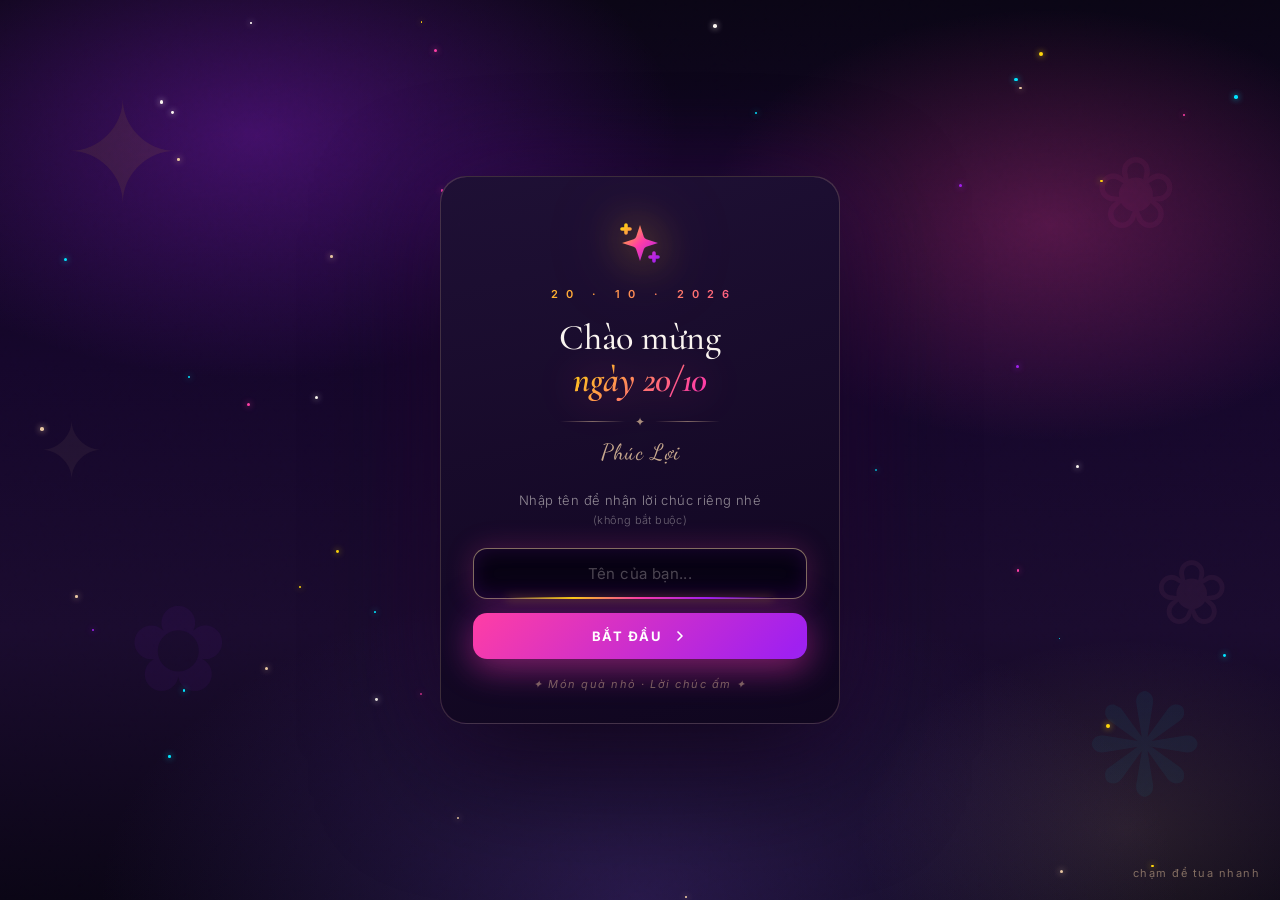
<file: index2.html>
<!DOCTYPE html>
    <html lang="vi">
    <head>
    <meta charset="UTF-8">
    <meta name="viewport" content="width=device-width, initial-scale=1">
    <title>Chào mừng 20/10 · Phúc Lợi</title>
    <link rel="preconnect" href="https://fonts.googleapis.com">
    <link rel="preconnect" href="https://fonts.gstatic.com" crossorigin>
    <link href="https://fonts.googleapis.com/css2?family=Cormorant+Garamond:ital,wght@0,400;0,500;0,600;0,700;1,400;1,500&family=Inter:wght@300;400;500;600;700;800&family=Dancing+Script:wght@500;600&display=swap" rel="stylesheet">
    <link rel="stylesheet" href="style1.css">
    </head>
    <body>

    <div class="bg-mesh"></div>
    <div class="bg-stars" id="bgStars"></div>
    <div class="bg-ornaments">
    <span class="bg-orn o1">✦</span>
    <span class="bg-orn o2">❀</span>
    <span class="bg-orn o3">✿</span>
    <span class="bg-orn o4">❋</span>
    <span class="bg-orn o5">✦</span>
    <span class="bg-orn o6">❀</span>
    </div>
    <div class="bg-noise"></div>

    <canvas id="layer-confetti"></canvas>
    <canvas id="layer-petals"></canvas>
    <div id="layer-fireworks"></div>
    <div id="layer-particles"></div>

    <!-- INTRO -->
    <div class="intro" id="intro">
    <div class="intro-card">
        <div class="intro-icon">
        <svg viewBox="0 0 24 24" width="48" height="48" aria-hidden="true">
            <defs>
            <linearGradient id="ig" x1="0" y1="0" x2="1" y2="1">
                <stop offset="0%" stop-color="#ffd60a"/>
                <stop offset="50%" stop-color="#ff3ea5"/>
                <stop offset="100%" stop-color="#a020f0"/>
            </linearGradient>
            </defs>
            <path d="m12 3-1.912 5.813a2 2 0 0 1-1.275 1.275L3 12l5.813 1.912a2 2 0 0 1 1.275 1.275L12 21l1.912-5.813a2 2 0 0 1 1.275-1.275L21 12l-5.813-1.912a2 2 0 0 1-1.275-1.275L12 3Z" fill="url(#ig)"/>
            <path d="M5 3v4M19 17v4M3 5h4M17 19h4" stroke="url(#ig)" stroke-width="1.8" stroke-linecap="round"/>
        </svg>
        </div>
        <p class="intro-tag">20 · 10 · 2026</p>
        <h1 class="intro-title">Chào mừng<br><em>ngày 20/10</em></h1>
        <div class="intro-divider">
        <span></span><span class="div-icon">✦</span><span></span>
        </div>
        <p class="intro-brand">Phúc Lợi</p>
        <p class="intro-sub">Nhập tên để nhận lời chúc riêng nhé<br><span style="font-size:11px;opacity:0.7;">(không bắt buộc)</span></p>
        <div class="input-wrap">
        <input class="name-input" id="nameInput" type="text" placeholder="Tên của bạn..." maxlength="30" autocomplete="off">
        <span class="input-line"></span>
        </div>
        <button class="start-btn" onclick="startExperience()">
        <span>Bắt đầu</span>
        <svg viewBox="0 0 24 24" fill="none" stroke="currentColor" stroke-width="2.5" stroke-linecap="round" stroke-linejoin="round" width="16" height="16"><path d="m9 18 6-6-6-6"/></svg>
        </button>
        <p class="intro-foot">✦ Món quà nhỏ · Lời chúc ấm ✦</p>
    </div>
    </div>

    <!-- EXPERIENCE -->
    <div class="experience" id="experience">
    <div class="progress-dots" id="progressDots">
        <span class="dot active"></span>
        <span class="dot"></span>
        <span class="dot"></span>
        <span class="dot"></span>
        <span class="dot"></span>
    </div>

    <!-- STAGE 1: Greeting -->
    <div class="stage" id="stage1">
        <div class="stage-icon">
        <svg viewBox="0 0 24 24" width="36" height="36" fill="none" stroke="url(#ig)" stroke-width="1.8" stroke-linecap="round" stroke-linejoin="round">
            <path d="M12 2v3M12 19v3M2 12h3M19 12h3M4.93 4.93l2.12 2.12M16.95 16.95l2.12 2.12M4.93 19.07l2.12-2.12M16.95 7.05l2.12-2.12"/>
        </svg>
        </div>
        <h1 class="greeting" id="greeting"></h1>
        <p class="stage-sub">Hôm nay là ngày của những đóa hồng</p>
        <button class="next-btn" id="nextBtn1">
        <span>Tiếp tục</span>
        <svg viewBox="0 0 24 24" fill="none" stroke="currentColor" stroke-width="2.5" stroke-linecap="round" stroke-linejoin="round" width="14" height="14"><path d="m9 18 6-6-6-6"/></svg>
        </button>
    </div>

    <!-- STAGE 2: Rose -->
    <div class="stage" id="stage2">
        <div class="rose-stage">
        <div class="rose-halo">
            <div class="rose">
            <div class="rose-petal"></div>
            <div class="rose-petal"></div>
            <div class="rose-petal"></div>
            <div class="rose-center"></div>
            </div>
        </div>
        <p class="date-text">20 · 10 · 2026</p>
        </div>
        <button class="next-btn" id="nextBtn2">
        <span>Tiếp tục</span>
        <svg viewBox="0 0 24 24" fill="none" stroke="currentColor" stroke-width="2.5" stroke-linecap="round" stroke-linejoin="round" width="14" height="14"><path d="m9 18 6-6-6-6"/></svg>
        </button>
    </div>

    <!-- STAGE 3: Lời chúc -->
    <div class="stage" id="stage3">
        <div class="stage-icon quote">
        <svg viewBox="0 0 24 24" width="40" height="40" fill="url(#ig)">
            <path d="M6 17h3l2-4V7H5v6h3zm8 0h3l2-4V7h-6v6h3z"/>
        </svg>
        </div>
        <div class="text-block" id="openingText"></div>
        <p class="text-signature">— T Boss · Phúc Lợi</p>
        <button class="next-btn" id="nextBtn3">
        <span>Tiếp tục</span>
        <svg viewBox="0 0 24 24" fill="none" stroke="currentColor" stroke-width="2.5" stroke-linecap="round" stroke-linejoin="round" width="14" height="14"><path d="m9 18 6-6-6-6"/></svg>
        </button>
    </div>

    <!-- STAGE 4: Gift box -->
    <div class="stage" id="stage4">
        <div class="gift-stage">
        <p class="gift-top-label">Còn một món quà nhỏ</p>
        <div class="gift-container" id="giftBox" onclick="openGift()">
            <div class="gift-glow"></div>
            <div class="gift-rays"></div>
            <svg class="gift-svg" viewBox="0 0 200 220" aria-hidden="true">
            <defs>
                <linearGradient id="boxBody" x1="0" y1="0" x2="0" y2="1">
                <stop offset="0%" stop-color="#ff6bb5"/>
                <stop offset="50%" stop-color="#ff3ea5"/>
                <stop offset="100%" stop-color="#c9184a"/>
                </linearGradient>
                <linearGradient id="boxLid" x1="0" y1="0" x2="0" y2="1">
                <stop offset="0%" stop-color="#ff8fab"/>
                <stop offset="100%" stop-color="#ff3ea5"/>
                </linearGradient>
                <linearGradient id="ribbon" x1="0" y1="0" x2="1" y2="1">
                <stop offset="0%" stop-color="#ffe066"/>
                <stop offset="50%" stop-color="#ffd60a"/>
                <stop offset="100%" stop-color="#e8c5a0"/>
                </linearGradient>
                <radialGradient id="bowGrad" cx="0.5" cy="0.5">
                <stop offset="0%" stop-color="#ffe066"/>
                <stop offset="100%" stop-color="#ffa94d"/>
                </radialGradient>
                <linearGradient id="shine" x1="0" y1="0" x2="1" y2="0">
                <stop offset="0%" stop-color="#fff" stop-opacity="0"/>
                <stop offset="50%" stop-color="#fff" stop-opacity="0.6"/>
                <stop offset="100%" stop-color="#fff" stop-opacity="0"/>
                </linearGradient>
            </defs>
            <rect x="45" y="95" width="110" height="95" rx="8" fill="url(#boxBody)"/>
            <rect x="38" y="72" width="124" height="32" rx="6" fill="url(#boxLid)"/>
            <rect x="38" y="72" width="124" height="32" rx="6" fill="none" stroke="#c9184a" stroke-width="1" opacity="0.5"/>
            <rect x="88" y="72" width="24" height="118" fill="url(#ribbon)"/>
            <rect x="38" y="95" width="124" height="18" fill="url(#ribbon)"/>
            <line x1="100" y1="72" x2="100" y2="190" stroke="#c9885a" stroke-width="0.8" opacity="0.4"/>
            <path d="M100 68 Q 62 20, 52 48 Q 48 72, 100 68 Z" fill="url(#bowGrad)" stroke="#e8a843" stroke-width="1"/>
            <path d="M100 68 Q 138 20, 148 48 Q 152 72, 100 68 Z" fill="url(#bowGrad)" stroke="#e8a843" stroke-width="1"/>
            <circle cx="100" cy="68" r="10" fill="url(#ribbon)"/>
            <circle cx="100" cy="68" r="10" fill="none" stroke="#e8a843" stroke-width="1"/>
            <path d="M55 100 L85 188" stroke="url(#shine)" stroke-width="6" opacity="0.4"/>
            </svg>
            <div class="gift-sparkle s1">✦</div>
            <div class="gift-sparkle s2">✧</div>
            <div class="gift-sparkle s3">✦</div>
            <div class="gift-sparkle s4">✧</div>
        </div>
        <p class="gift-hint">Chạm vào hộp quà để mở nhé 🎁</p>
        </div>
    </div>

    <!-- STAGE 5: Wheel -->
    <div class="stage" id="stage5">
        <div class="wheel-header">
        <div class="wheel-badge">
            <svg viewBox="0 0 24 24" fill="none" stroke="currentColor" stroke-width="1.8" stroke-linecap="round" stroke-linejoin="round" width="18" height="18">
            <rect x="3" y="8" width="18" height="4" rx="1"/>
            <path d="M12 8v13M19 12v7a2 2 0 0 1-2 2H7a2 2 0 0 1-2-2v-7"/>
            <path d="M7.5 8a2.5 2.5 0 0 1 0-5A4.8 8 0 0 1 12 8a4.8 8 0 0 1 4.5-5 2.5 2.5 0 0 1 0 5"/>
            </svg>
            <span>Vòng quay hộp quà</span>
        </div>
        <p class="wheel-sub">Quay đi rồi biết trong hộp có gì 😏</p>
        </div>
        <div class="wheel-wrap" id="wheelWrap">
        <div class="wheel-glow"></div>
        <div class="wheel-leds" id="wheelLeds"></div>
        <div class="pointer"></div>
        <canvas id="wheel"></canvas>
        <button id="spinBtn" aria-label="Quay">
            <svg viewBox="0 0 24 24" fill="none" stroke="currentColor" stroke-width="2.5" stroke-linecap="round" stroke-linejoin="round" width="26" height="26">
            <path d="M21 12a9 9 0 1 1-9-9c2.52 0 4.93 1 6.74 2.74L21 8"/>
            <path d="M21 3v5h-5"/>
            </svg>
            <span>QUAY</span>
        </button>
        </div>
        <p class="wheel-hint">Mỗi người chỉ được quay 1 lần</p>
    </div>
    </div>

    <div class="hint" id="hint">chạm để tua nhanh</div>

    <div class="modal" id="modal">
    <div class="modal-card" id="modalCard">
        <span class="icon" id="resultIcon">🎁</span>
        <p class="result-prize">Hộp quà của bạn chứa</p>
        <p class="result-name" id="resultName">Snacks</p>
        <p class="result-note" id="resultNote">📸 Chụp màn hình gửi Lợi để nhận quà nhé</p>
        <p class="countdown">Tự động đóng sau <span id="countdownNum">20</span> giây</p>
        <button class="close-btn" onclick="endExperience()">Đóng</button>
    </div>
    </div>

    <div id="end-screen">
    <div class="end-content">
        <div class="end-icon">
        <svg viewBox="0 0 24 24" width="64" height="64" aria-hidden="true">
            <defs>
            <linearGradient id="hg" x1="0" y1="0" x2="1" y2="1">
                <stop offset="0%" stop-color="#ffd60a"/>
                <stop offset="50%" stop-color="#ff3ea5"/>
                <stop offset="100%" stop-color="#a020f0"/>
            </linearGradient>
            </defs>
            <path d="M19 14c1.49-1.46 3-3.21 3-5.5A5.5 5.5 0 0 0 16.5 3c-1.76 0-3 .5-4.5 2-1.5-1.5-2.74-2-4.5-2A5.5 5.5 0 0 0 2 8.5c0 2.3 1.5 4.05 3 5.5l7 7Z" fill="url(#hg)"/>
        </svg>
        </div>
        <h1>Cảm ơn bạn đã ghé qua</h1>
        <p>Chúc bạn một ngày 20/10 thật nhẹ nhàng,<br>và luôn gặp nhiều điều tử tế trên đường đời.</p>
        <div class="end-divider"><span></span>✦<span></span></div>
        <p class="end-sign">— T Boss · Phúc Lợi</p>
    </div>
    </div>

    <script src="script1.js"></script>
    </body>
    </html>
</file>
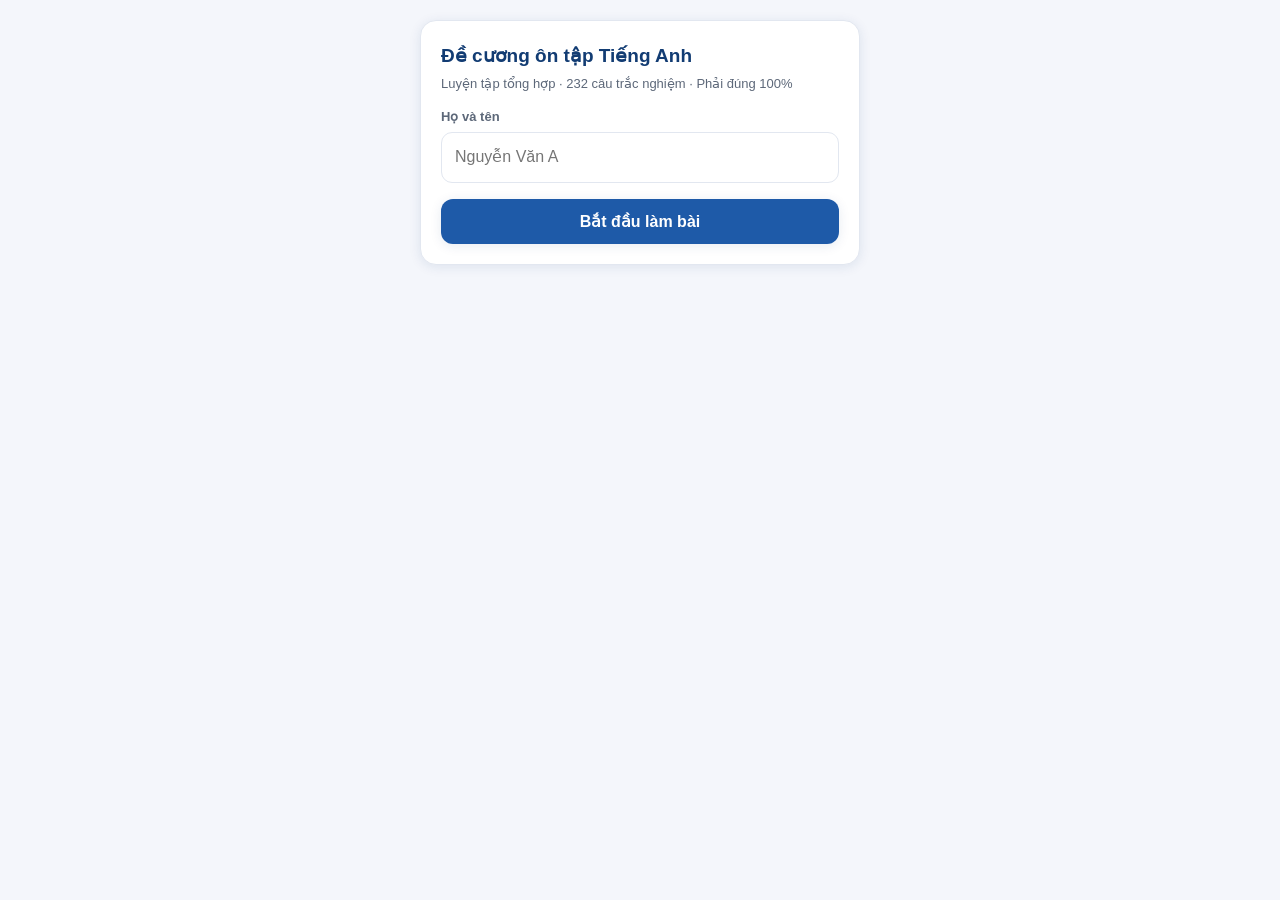
<file: TiengAnh3/index1.html>
<!DOCTYPE html>
    <html lang="vi">
    <head>
    <meta charset="utf-8">
    <meta name="viewport" content="width=device-width, initial-scale=1, maximum-scale=1, user-scalable=no">
    <title>Đề cương ôn tập Tiếng Anh — Luyện tập tổng hợp</title>
    <style>
    :root{--bg:#f4f6fb;--card:#fff;--ink:#1b2333;--muted:#5d6879;--line:#e2e7f0;
    --brand:#1e5aa8;--brand-dark:#123c73;--brand-soft:#e9f1fb;
    --ok:#15774e;--ok-soft:#e6f6ee;--bad:#c23b3b;--bad-soft:#fdeceb;
    --shadow:0 2px 12px rgba(18,60,115,.10);--r:16px}
    *{box-sizing:border-box;-webkit-tap-highlight-color:transparent}
    html,body{overscroll-behavior:none}
    body{margin:0;background:var(--bg);color:var(--ink);font-family:"Segoe UI",Roboto,Arial,sans-serif;
    font-size:16px;line-height:1.55;-webkit-user-select:none;user-select:none}
    .wrap{max-width:720px;margin:0 auto;padding:0 14px}
    header{background:linear-gradient(135deg,#1e5aa8,#0e2f5c);color:#fff;padding:12px 0 10px}
    header h1{margin:1px 0 0;font-size:16px;line-height:1.25}
    header .sub{font-size:11.5px;opacity:.9;margin-top:2px}
    .topbar{position:sticky;top:0;z-index:20;background:var(--bg);border-bottom:1px solid var(--line);padding:9px 0}
    .topbar .in{max-width:720px;margin:0 auto;padding:0 14px;display:flex;gap:11px;align-items:center}
    .counter{font-size:14px;font-weight:800;color:var(--brand-dark);white-space:nowrap}
    .pbar{flex:1;height:8px;background:#e5eaf2;border-radius:999px;overflow:hidden}
    .pbar i{display:block;height:100%;background:var(--brand);width:0%;transition:width .25s}
    .card{background:var(--card);border:1px solid var(--line);border-radius:var(--r);box-shadow:var(--shadow);
    padding:17px 16px;margin:14px 0}
    .kicker{font-size:11px;color:var(--muted);text-transform:uppercase;letter-spacing:.7px;margin-bottom:4px}
    .kicker b{color:var(--brand)}
    .qtext{font-size:17px;font-weight:600;line-height:1.5}
    .opts{display:flex;flex-direction:column;gap:9px;margin-top:14px}
    .opt{display:flex;gap:11px;align-items:flex-start;border:1.5px solid var(--line);border-radius:12px;
    padding:12px 13px;cursor:pointer;background:#fff;font-size:15.5px;transition:all .15s}
    .opt .lt{font-weight:800;color:var(--brand-dark);flex:none;min-width:19px}
    .opt.locked{cursor:not-allowed}
    .opt.picked-ok{border-color:var(--ok);background:var(--ok-soft)}
    .opt.picked-bad{border-color:var(--bad);background:var(--bad-soft)}
    .opt.show-correct{border-color:var(--ok);background:var(--ok-soft);box-shadow:0 0 0 2px var(--ok) inset}
    .opt.dim{opacity:.55}
    .next{margin-top:15px}
    .btn{border:0;border-radius:12px;padding:13px 18px;font-size:16px;font-weight:700;cursor:pointer;
    background:var(--brand);color:#fff;box-shadow:var(--shadow);width:100%}
    .btn:disabled{background:#8aa4c8;cursor:not-allowed}
    .feedback{margin-top:14px;border-radius:12px;padding:12px 14px;font-size:14px;line-height:1.55;display:none}
    .feedback.ok{display:block;background:var(--ok-soft);border:1px solid #b9e0cc;color:var(--ok)}
    .feedback.bad{display:block;background:var(--bad-soft);border:1px solid #f2c4c1;color:var(--bad)}
    .feedback b{font-weight:800}
    #wm{position:fixed;inset:0;z-index:5;pointer-events:none;opacity:.05;overflow:hidden}
    #wm span{position:absolute;white-space:nowrap;font-weight:800;font-size:14px;color:#123c73;transform:rotate(-26deg)}
    #gate2{position:fixed;inset:0;z-index:500;background:var(--bg);overflow:auto;padding:20px 14px 40px}
    #gate2 .box{max-width:440px;margin:0 auto;background:#fff;border:1px solid var(--line);border-radius:16px;
    box-shadow:var(--shadow);padding:20px}
    #gate2 label{display:block;font-size:13px;font-weight:700;color:var(--muted);margin:12px 0 5px}
    #gate2 input{width:100%;border:1.5px solid var(--line);border-radius:11px;padding:12px 13px;font:inherit;font-size:16px}
    #gate2 h2{margin:0;font-size:19px;color:var(--brand-dark)}
    #done{display:none}
    .score{background:linear-gradient(135deg,#1e5aa8,#0e2f5c);color:#fff;border-radius:16px;padding:20px;text-align:center;margin:14px 0}
    .score .big{font-size:46px;font-weight:800;line-height:1.05}
    .score .sm{font-size:13.5px;opacity:.9}
    /* ---- sổ tay câu sai ---- */
    #noteBtn{position:fixed;right:14px;bottom:16px;z-index:60;border:0;border-radius:999px;padding:11px 16px;
    background:var(--brand-dark);color:#fff;font-size:13.5px;font-weight:800;cursor:pointer;
    box-shadow:0 6px 18px rgba(18,60,115,.35);display:none}
    #noteBtn.show{display:block}
    #notePanel{position:fixed;inset:0;z-index:80;background:rgba(10,25,45,.55);display:none;padding:16px 12px 60px;overflow:auto}
    #notePanel.on{display:block}
    #notePanel .np-box{max-width:640px;margin:0 auto;background:#fff;border-radius:16px;padding:16px 15px}
    #notePanel .np-head{display:flex;justify-content:space-between;align-items:center;gap:10px;
    border-bottom:1px solid var(--line);padding-bottom:10px;margin-bottom:10px}
    #notePanel .np-head b{font-size:16px;color:var(--brand-dark)}
    #notePanel .np-close{border:0;background:var(--brand-soft);color:var(--brand-dark);border-radius:10px;
    padding:8px 14px;font-weight:800;font-size:13.5px;cursor:pointer}
    .note-item{border:1px solid var(--line);border-radius:12px;padding:10px 12px;margin-bottom:9px;background:#fbfcff}
    .ni-head{font-size:11.5px;font-weight:800;color:var(--brand);text-transform:uppercase;letter-spacing:.5px}
    .ni-q{font-size:14.5px;font-weight:600;margin:3px 0 5px;line-height:1.45}
    .ni-a{font-size:13px;color:var(--ok)}
    .ni-m{font-size:12px;color:var(--muted);margin-top:3px}
    .det{padding:8px 0;border-bottom:1px solid #e2e7f0;font-size:14px}
    .det-sub{font-size:13px;color:#5d6879}
    </style>
    </head>
    <body>

    <div id="gate2"><div class="box">
    <h2>Đề cương ôn tập Tiếng Anh</h2>
    <div id="gateCount" style="color:#5d6879;font-size:13px;margin-top:4px">Luyện tập tổng hợp</div>
    <label>Họ và tên</label>
    <input id="gName" placeholder="Nguyễn Văn A" autocomplete="off">
    <div style="margin-top:16px"><button class="btn" onclick="startExam()">Bắt đầu làm bài</button></div>
    </div></div>

    <header style="display:none"><div class="wrap">
    <h1>Đề cương ôn tập Tiếng Anh — Luyện tập tổng hợp</h1>
    <div class="sub" id="headSub">Listening · Grammar · Reading · Units 1-6</div>
    </div></header>

    <nav class="topbar" id="topbar" style="display:none"><div class="in">
    <span class="counter" id="counter">Câu 1/232</span>
    <span class="pbar"><i id="pbarfill"></i></span>
    </div></nav>

    <div id="wm"></div>

    <div class="wrap" style="display:none" id="mainWrap"><div id="stage"></div><div id="done"></div></div>

    <button id="noteBtn" onclick="toggleNotes()">📝 Câu sai (0)</button>

    <div id="notePanel" onclick="if(event.target.id==='notePanel')toggleNotes()">
    <div class="np-box">
        <div class="np-head"><b>📝 Sổ tay câu sai</b><button class="np-close" onclick="toggleNotes()">Đóng</button></div>
        <div id="noteList"></div>
    </div>
    </div>

    <script id="data" type="application/json">
    {"items":[
    {"n":1,"grp":"Part 3 · Conversation","q":"What does the woman want the man to do?","o":["Help her with some work","Write a proposal","Cancel the project","Call the A&G Corporation"],"k":"A"},
    {"n":2,"grp":"Part 3 · Conversation","q":"What does the woman mean when she says \"It's not like that\"?","o":["She didn't like the proposal.","She is not satisfied with the work.","Her work is not proceeding well.","Her problem has not been solved."],"k":"C"},
    {"n":3,"grp":"Part 3 · Conversation","q":"What is the man going to do next?","o":["He is going to collect data.","He is going to write a proposal.","He is going to contact the A&G Corporation.","He is going to follow the woman's advice."],"k":"A"},
    {"n":4,"grp":"Part 3 · Conversation","q":"What are the speakers planning to do?","o":["Talk to their supervisor","Start an event for advertisement","Release a new product","Reschedule the campaign"],"k":"B"},
    {"n":5,"grp":"Part 3 · Conversation","q":"What is the woman going to do before next week?","o":["She will come up with a draft.","She will brainstorm some ideas.","She will prepare a report.","She will write a proposal."],"k":"B"},
    {"n":6,"grp":"Part 3 · Conversation","q":"Why can't the speakers have a meeting next week?","o":["One of their colleagues is sick.","One of the participants is not available.","The product has not been released yet.","They need to go on vacation."],"k":"B"},
    {"n":7,"grp":"Part 2 · Listening","q":"What is the fastest way to get to Central Station?","o":["It will take 20 minutes.","Take the number 6 bus.","Usually once a month."],"k":"B"},
    {"n":8,"grp":"Part 2 · Listening","q":"What is the name of the company you work for now?","o":["I work very hard.","It's a big company.","JC Motors."],"k":"C"},
    {"n":9,"grp":"Part 2 · Listening","q":"Who are you speaking to at the moment?","o":["He is on the third floor.","They are talking about the new project.","She's a journalist for the local daily paper."],"k":"C"},
    {"n":10,"grp":"Part 2 · Listening","q":"What time are you meeting your client?","o":["At five in the afternoon.","We failed to sign the contract.","I have plenty of time."],"k":"A"},
    {"n":11,"grp":"Part 2 · Listening","q":"Who will be the new manager?","o":["Mr. Brown.","Ms. Robinson will be.","Next week."],"k":"B"},
    {"n":12,"grp":"Part 2 · Listening","q":"Which advertisement do you like better?","o":["The green one seems better.","I saw it yesterday.","Thank you."],"k":"A"},
    {"n":13,"grp":"Part 2 · Listening","q":"What shift are you working on Friday?","o":["In the morning.","The afternoon one.","It's hard work."],"k":"B"},
    {"n":14,"grp":"Part 2 · Listening","q":"Who should I talk to about the office equipment?","o":["Mr. Simpson on the management team.","It's very expensive.","Yes, it is."],"k":"A"},
    {"n":15,"grp":"Part 2 · Listening","q":"What do you think of the new marketing manager?","o":["The marketing strategy was successful.","He was promoted in November.","It is too early to say."],"k":"C"},
    {"n":16,"grp":"Part 2 · Listening","q":"Who was chosen for the advertising project?","o":["I have no idea.","Mr. Scott was transferred to the New York office.","It was successful."],"k":"A"},
    {"n":17,"grp":"Part 4 · Product issue","q":"What is wrong with the product?","o":["It is the wrong color.","It is the wrong size.","It is damaged.","It is too expensive."],"k":"A"},
    {"n":18,"grp":"Part 4 · Product issue","q":"What is the speaker going to do tomorrow?","o":["She is going to get a refund.","She is going to move to a new place.","She is going to send the product back.","She is going to visit the store."],"k":"C"},
    {"n":19,"grp":"Part 4 · Product issue","q":"What does the speaker want to know as soon as possible?","o":["Whether a size can be changed","Whether an additional discount can be offered","Whether extra products can be sold","Whether a different address can be used"],"k":"D"},
    {"n":20,"grp":"Part 4 · Graphic","q":"Look at the graphic. Which quantity on the original order form is no longer accurate?","o":["1","3","7","10"],"k":"C"},
    {"n":21,"grp":"Part 4 · Announcement","q":"What event will take place on Wednesday?","o":["An orientation session","A business meeting","A staff party","An employee training session"],"k":"B"},
    {"n":22,"grp":"Part 4 · Announcement","q":"Why does the speaker want a return call?","o":["To talk to the manager","To order more items","To cancel the order","To confirm a delivery date"],"k":"D"},
    {"n":23,"grp":"Unit 3 · Interview","q":"Who most likely is the woman?","o":["An interviewee","A sales representative","An interviewer","A receptionist"],"k":"D"},
    {"n":24,"grp":"Unit 3 · Interview","q":"Look at the graphic. Where will the man most likely go?","o":["To the Sales Department","To meeting room A","To meeting room B","To the reception desk"],"k":"C"},
    {"n":25,"grp":"Unit 3 · Interview","q":"What does the woman ask the man to do?","o":["Double-check his schedule","Wait a few minutes","Come back in a few minutes","Finish the interview soon"],"k":"B"},
    {"n":26,"grp":"Unit 3 · Job opening","q":"What are they talking about?","o":["A newly hired employee","A job opening","Their job satisfaction","The resignation procedures"],"k":"B"},
    {"n":27,"grp":"Unit 3 · Job opening","q":"What will the man probably do next?","o":["Apply for the job","Put out a job advertisement","Talk to his friend about the job","Contact Mike to discuss some details"],"k":"C"},
    {"n":28,"grp":"Unit 3 · Job opening","q":"What does the woman mean when she says \"That would make things much easier\"?","o":["The man will be able to leave the company.","She will be able to find Mike's replacement.","The man will be able to find a new job.","She will be able to let Mike go."],"k":"B"},
    {"n":29,"grp":"Part 2 · Listening","q":"When will the draft of the contract be ready?","o":["Yes, the CEO signed it.","On October second.","A fifteen percent discount."],"k":"B"},
    {"n":30,"grp":"Part 2 · Listening","q":"Where is the nearest place to grab a bite to eat?","o":["Let's have coffee here.","Go one more block.","No, I'm not hungry."],"k":"B"},
    {"n":31,"grp":"Part 2 · Listening","q":"When is the next meeting at the district office?","o":["Just down the street.","On the last Thursday of the month.","To discuss the parking lot issue."],"k":"B"},
    {"n":32,"grp":"Part 2 · Listening","q":"Where will you make the lunch reservation?","o":["For eight people.","Tomorrow at 1 o'clock.","Kelly will make it for me."],"k":"C"},
    {"n":33,"grp":"Part 2 · Listening","q":"When will you submit an article to the World Business Journal?","o":["The news was interesting.","Pretty soon.","He is a well-known publisher."],"k":"B"},
    {"n":34,"grp":"Part 2 · Listening","q":"Where is the entrance to the town hall?","o":["Around the corner to the left.","Do you have your ID?","It opens at 10 A.M."],"k":"A"},
    {"n":35,"grp":"Part 2 · Listening","q":"When did you sell your house on Pine Street?","o":["It was located on a noisy street.","Last month.","Through a real estate office."],"k":"B"},
    {"n":36,"grp":"Part 2 · Listening","q":"When does Ms. Park want to pick up her dress?","o":["I will help you with that.","How about this red one?","She said she'd be here at 1 P.M."],"k":"C"},
    {"n":37,"grp":"Part 2 · Listening","q":"Where did you buy that lovely raincoat?","o":["I saw the weather forecast.","Thanks. It's from DC Fashion.","You're welcome."],"k":"B"},
    {"n":38,"grp":"Part 2 · Listening","q":"When are you interviewing the top three candidates?","o":["In meeting room 3.","In about thirty minutes.","Every May."],"k":"B"},
    {"n":39,"grp":"Part 4 · Theater","q":"Where is the announcement most likely being made?","o":["In a museum","At an airport","At a school","In a theater"],"k":"D"},
    {"n":40,"grp":"Part 4 · Theater","q":"What will be sold during the intermission?","o":["Books","Posters","Food","CDs"],"k":"C"},
    {"n":41,"grp":"Part 4 · Theater","q":"What will happen after the show?","o":["A photo will be taken.","A signing event will be held.","A talk will be given.","A prize will be awarded."],"k":"C"},
    {"n":42,"grp":"Part 4 · Bus","q":"Where is the announcement most likely being heard?","o":["On a bus","On a train","On a flight","On a cruise"],"k":"A"},
    {"n":43,"grp":"Part 4 · Bus","q":"What is the cause of the delay?","o":["A car accident","A strike","Road repairs","A parade"],"k":"C"},
    {"n":44,"grp":"Part 4 · Bus","q":"How long will it take to get to the destination?","o":["One hour","Two hours","Two and a half hours","One and a half hours"],"k":"B"},
    {"n":45,"grp":"Unit 5 · AC","q":"Who most likely is the man?","o":["A secretary","A security guard","A sales representative","A technician"],"k":"D"},
    {"n":46,"grp":"Unit 5 · AC","q":"What is the woman's problem?","o":["She can't stand the heat in her office.","She can't stand it when her office gets cold.","She can't turn on the air conditioner.","She doesn't know where a switch is."],"k":"A"},
    {"n":47,"grp":"Unit 5 · AC","q":"What will the man do next?","o":["Go to the woman's office immediately","Visit the Accounting Department","Fix the main air conditioning","Call the customer service center"],"k":"B"},
    {"n":48,"grp":"Unit 5 · Supplies","q":"What does the woman suggest they do?","o":["Call the store to order office supplies","Visit the store to buy paper","Drop by the store to get a coupon book","Change their main suppliers"],"k":"B"},
    {"n":49,"grp":"Unit 5 · Supplies","q":"What does the man say about Office Land?","o":["It doesn't usually have good deals.","Its location is not very convenient.","The quality of its items is not satisfactory.","It has good promotional events."],"k":"B"},
    {"n":50,"grp":"Unit 5 · Supplies","q":"Look at the graphic. What special offer will the speakers receive?","o":["A free box of paper","A free gift","A discount","Free delivery"],"k":"A"},
    {"n":51,"grp":"Part 2 · Listening","q":"How many rooms did you reserve?","o":["Yes, it had a lot of rooms.","Five of them.","For the company workshop."],"k":"B"},
    {"n":52,"grp":"Part 2 · Listening","q":"How should I pay the rent for my apartment?","o":["By the end of every month.","It is affordable.","Do you have a checking account?"],"k":"C"},
    {"n":53,"grp":"Part 2 · Listening","q":"Why don't we meet at 7 o'clock instead?","o":["That won't be a problem.","Because the meeting is canceled.","Sure, 8 o'clock sounds good."],"k":"A"},
    {"n":54,"grp":"Part 2 · Listening","q":"How long will it take to repaint the office?","o":["Eric can do it.","Once a year.","About three days."],"k":"C"},
    {"n":55,"grp":"Part 2 · Listening","q":"Why don't you try that French restaurant with Ann?","o":["I have been there three times.","She is a great chef.","On February third."],"k":"A"},
    {"n":56,"grp":"Part 2 · Listening","q":"How much paper do we need to order?","o":["It comes to 400 dollars.","Two boxes is enough.","Two copies of the report."],"k":"B"},
    {"n":57,"grp":"Part 2 · Listening","q":"How is the online advertising going?","o":["You can send it by e-mail.","I will take care of it.","Unfortunately, not very well."],"k":"C"},
    {"n":58,"grp":"Part 2 · Listening","q":"Why did the marketing director go to Seattle?","o":["To attend a seminar.","For 3 hours.","The flight was delayed."],"k":"A"},
    {"n":59,"grp":"Part 2 · Listening","q":"How often do you go to the art gallery?","o":["Once in a while.","The paintings were extraordinary.","Sorry. I will be away on business."],"k":"A"},
    {"n":60,"grp":"Part 2 · Listening","q":"Why are you traveling to Dallas?","o":["I'd like to spend some time with my cousins.","For two days.","I'm thinking about taking the train there."],"k":"A"},
    {"n":61,"grp":"Part 7 · Advertisement","q":"What is being advertised?","o":["An online business program","Onsite leadership training","Teacher training courses","An engineering program"],"k":"A"},
    {"n":62,"grp":"Part 7 · Advertisement","q":"According to the advertisement, what aspect does the program emphasize?","o":["The quality of the teaching","The length of the program","The convenient location","The reasonable tuition"],"k":"A"},
    {"n":63,"grp":"Part 7 · Advertisement","q":"What will happen on July 19?","o":["The registration period will be over.","The opening ceremony will be held.","A free class will be held.","An information session will be held."],"k":"D"},
    {"n":64,"grp":"Part 7 · Advertisement","q":"What is being advertised?","o":["Furniture","Houses","A magazine","Gardening tools"],"k":"C"},
    {"n":65,"grp":"Part 7 · Advertisement","q":"What is emphasized in the advertisement?","o":["Lightness","Durability","The reasonable prices","The easy-to-follow guides"],"k":"D"},
    {"n":66,"grp":"Part 7 · Advertisement","q":"What special offer is being made?","o":["A free lesson","A discount","Sample furniture","Free delivery"],"k":"A"},
    {"n":67,"grp":"Part 5 · Word form","q":"The ___ of a new highway will definitely attract more tourists from other parts of the country.","o":["construct","constructing","constructive","construction"],"k":"D"},
    {"n":68,"grp":"Part 5 · Verb tense","q":"The company's new director ___ to lay off more than a hundred employees.","o":["decide","has decided","is decided","to decide"],"k":"B"},
    {"n":69,"grp":"Part 5 · Subject-verb","q":"Conducting a customer survey ___ useful if you want to find out what customers want.","o":["is","are","be","were"],"k":"A"},
    {"n":70,"grp":"Part 5 · Pronoun","q":"___ clients like about this product are its quality and low price.","o":["That","Which","What","Where"],"k":"C"},
    {"n":71,"grp":"Part 5 · Passive","q":"Information about vacation plans ___ on the company bulletin board.","o":["post","be posted","posts","will be posted"],"k":"D"},
    {"n":72,"grp":"Part 5 · Gerund","q":"___ enough experience in the field will enable you to find a better job.","o":["Have","Having","Had","Be had"],"k":"B"},
    {"n":73,"grp":"Part 5 · Word form","q":"The ___ of the new president will be finalized next Monday.","o":["appoint","appoints","appointment","appointing"],"k":"C"},
    {"n":74,"grp":"Part 5 · Adjective","q":"___ coupons are enclosed in the envelope we sent yesterday.","o":["Discount","Discounts","Discounting","Discounted"],"k":"D"},
    {"n":75,"grp":"Part 6 · Letter","q":"(9) I ___ your offering me a chance to work as a secretary at your company.","o":["apologize","appreciate","regret","contribute"],"k":"B"},
    {"n":76,"grp":"Part 6 · Letter","q":"(10) Actually, I ___ offered a job as a travel agent from one of the biggest travel agencies in the country.","o":["have been","has been","have","has"],"k":"A"},
    {"n":77,"grp":"Part 6 · Letter","q":"(11) And working as a travel agent ___ what I have wanted to do for a long time.","o":["is","are","have been","had been"],"k":"A"},
    {"n":78,"grp":"Part 6 · Letter","q":"(12) ___ Truly, Deborah Higgins","o":["I hope you will understand my decision.","It was a great pleasure working with you.","I hope to hear from you soon.","I would like an opportunity to work at your company."],"k":"A"},
    {"n":79,"grp":"Part 6 · Notice","q":"(9) There are a number of items that you are not allowed ___ in your hand baggage on the plane.","o":["carry","carried","carrying","to carry"],"k":"D"},
    {"n":80,"grp":"Part 6 · Notice","q":"(10) However, you may always bring baby food to be consumed and medicines ___.","o":["Liquids exceeding 100ml per item are restricted.","Lighters are permitted only in checked baggage.","Thank you for following the instructions.","Sharp objects may need additional screening."],"k":"A"},
    {"n":81,"grp":"Part 6 · Notice","q":"(11) In addition, any devices from the SAS Company are ___ banned.","o":["completely","dramatically","gradually","securely"],"k":"A"},
    {"n":82,"grp":"Part 6 · Notice","q":"(12) Please note that this measure was taken to comply ___ an emergency order.","o":["at","on","with","for"],"k":"C"},
    {"n":83,"grp":"Part 5 · Passive","q":"Mr. Coleman has ___ as a temporary worker at the History & Art Museum.","o":["hire","been hired","hiring","been hire"],"k":"B"},
    {"n":84,"grp":"Part 5 · Passive","q":"College tuition payments for the next semester must be ___ by the end of the month.","o":["receive","received","to receive","being received"],"k":"B"},
    {"n":85,"grp":"Part 5 · Infinitive","q":"All the employees are encouraged ___ the free language training course.","o":["attend","attending","to attend","being attended"],"k":"C"},
    {"n":86,"grp":"Part 5 · Passive","q":"Mr. Han ___ a job position in Texas, and he will probably accept it.","o":["offers","has offered","has been offered","will have offered"],"k":"C"},
    {"n":87,"grp":"Part 5 · Intransitive","q":"Unfortunately, small businesses in this town have ___ from the market.","o":["disappear","disappeared","disappearing","been disappeared"],"k":"B"},
    {"n":88,"grp":"Part 5 · Preposition","q":"Tom and Jack's Furniture is well known ___ its outstanding designs.","o":["as","for","by","about"],"k":"B"},
    {"n":89,"grp":"Part 5 · Passive","q":"The old office buildings downtown are being ___ .","o":["renovate","renovating","renovation","renovated"],"k":"D"},
    {"n":90,"grp":"Part 5 · Passive","q":"The new software development meeting will ___ in Room 40B.","o":["hold","held","be held","has been held"],"k":"C"},
    {"n":91,"grp":"Part 5 · Pronoun","q":"Staff members from the Dorito Motor Company will visit this area in order to attend ___ training sessions.","o":["they","their","them","themselves"],"k":"B"},
    {"n":92,"grp":"Part 5 · Word form","q":"Please make sure to read the ___ for safety regulations before you use this product.","o":["inform","to inform","informing","information"],"k":"D"},
    {"n":93,"grp":"Part 5 · Quantifier","q":"With the right equipment and ___ of your great recipes, the chef was able to serve unique food.","o":["any","no","some","each"],"k":"C"},
    {"n":94,"grp":"Part 5 · Pronoun","q":"The writer of this book is widely known for ___ incomparable creativity and brilliant ideas.","o":["he","him","his","himself"],"k":"C"},
    {"n":95,"grp":"Part 5 · Pronoun","q":"After quitting her job at the architecture firm, she decided to start ___ own business.","o":["she","her","hers","herself"],"k":"B"},
    {"n":96,"grp":"Part 5 · Reflexive","q":"Please read the attached manual carefully if you would like to update the settings ___ .","o":["you","your","yourself","yours"],"k":"C"},
    {"n":97,"grp":"Part 5 · Noun","q":"According to the latest ___ , the income tax has increased by 2 percent.","o":["report","reporting","to report","reported"],"k":"A"},
    {"n":98,"grp":"Part 5 · Noun","q":"You should directly visit the immigration office in order to get a work ___ .","o":["permit","permits","permitting","permission"],"k":"A"},
    {"n":99,"grp":"Part 5 · Verb tense","q":"The researchers ___ hard to develop a perfect new model over the last 2 years.","o":["work","worked","are working","have been working"],"k":"D"},
    {"n":100,"grp":"Part 5 · Verb tense","q":"The community center ___ a variety of employment support programs for the unemployed.","o":["has","is having","to have","had had"],"k":"A"},
    {"n":101,"grp":"Part 5 · Verb tense","q":"The city council ___ to increase funding for community sports facilities.","o":["to decide","are deciding","to have decided","has decided"],"k":"D"},
    {"n":102,"grp":"Part 5 · Verb tense","q":"Market research at Anderson, Inc. ___ the design of its products last quarter.","o":["improves","improved","is improving","has improved"],"k":"B"},
    {"n":103,"grp":"Part 5 · Future","q":"Sunset Co. ___ another branch office in Florida in the near future.","o":["opened","had opened","will be opened","is going to open"],"k":"D"},
    {"n":104,"grp":"Part 5 · Future perfect","q":"By the end of this year, the personnel manager ___ the employee reviews.","o":["completes","had completed","will be completed","will have completed"],"k":"D"},
    {"n":105,"grp":"Part 5 · Present continuous","q":"Currently, MNH Co. ___ for products for its New York station.","o":["looks","looked","is looking","had looked"],"k":"C"},
    {"n":106,"grp":"Part 5 · Passive","q":"All the flights to Beijing and Shanghai ___ due to bad weather conditions.","o":["canceled","is canceled","have canceled","have been canceled"],"k":"D"},
    {"n":107,"grp":"Part 7 · E-mail","q":"Why did Mr. Jang write the e-mail?","o":["To recruit a new staff member","To request a new contract","To inquire about job descriptions","To schedule training courses"],"k":"A"},
    {"n":108,"grp":"Part 7 · E-mail","q":"When should a new teacher be available to teach?","o":["On January 1","On February 2","On March 1","On April 2"],"k":"C"},
    {"n":109,"grp":"Part 7 · E-mail","q":"In which position does \"In addition, the person should have a minimum of 3 years' experience with either adults or children.\" best fit?","o":["[1]","[2]","[3]","[4]"],"k":"B"},
    {"n":110,"grp":"Part 7 · Advertisement","q":"What is being advertised?","o":["A doctoral degree program","Volunteer opportunities","A job opening","Cosmetic product"],"k":"C"},
    {"n":111,"grp":"Part 7 · Advertisement","q":"What is NOT mentioned as one of the requirements?","o":["Academic experience","Work experience","Managerial skills","Language skills"],"k":"C"},
    {"n":112,"grp":"Part 7 · Advertisement","q":"What can be inferred about Calico Cosmetics?","o":["It provides employees with chances for professional development.","It gives more benefits to employees than any other company in the field.","It has its own academic programs.","It imports cosmetic products."],"k":"A"},
    {"n":113,"grp":"Part 5 · Infinitive","q":"Ms. Robinson's team is making every effort ___ the deadline, which is July 24.","o":["meet","meeting","to meet","met"],"k":"C"},
    {"n":114,"grp":"Part 5 · Infinitive","q":"Museum visitors are asked ___ their phones and cameras at the entrance.","o":["leave","left","leaving","to leave"],"k":"D"},
    {"n":115,"grp":"Part 5 · Conjunction","q":"___ accommodate more tourists from other countries, the Med Hotel Group decided to expand its main building.","o":["According to","In order to","In spite of","Prior to"],"k":"B"},
    {"n":116,"grp":"Part 5 · Verb pattern","q":"The troubleshooting team has managed ___ the cause of the problem on the website.","o":["to find","finding","find","to be found"],"k":"A"},
    {"n":117,"grp":"Part 5 · Infinitive","q":"The vice president's plan ___ to Asian countries hasn't been finalized yet.","o":["travel","to travel","traveling","to be traveled"],"k":"B"},
    {"n":118,"grp":"Part 5 · Verb pattern","q":"Mr. Davis would like the entire staff ___ overtime even though everyone will not be paid extra.","o":["work","working","to be working","will work"],"k":"C"},
    {"n":119,"grp":"Part 5 · Purpose","q":"___ the process of online orders, the company has decided to hire more customer service representatives.","o":["To expedite","Expedition","Expediting","To be expedited"],"k":"A"},
    {"n":120,"grp":"Part 6 · Announcement","q":"(9) It is with ___ that we announce the new chair of the H&G charity committee, Aaron Taylor.","o":["regret","pleasure","resentment","initiative"],"k":"B"},
    {"n":121,"grp":"Part 6 · Announcement","q":"(10) Part of his new responsibilities will be ___ how the H&G Corporation can help meet the needs of the homeless.","o":["determine","to determine","determines","to be determined"],"k":"B"},
    {"n":122,"grp":"Part 6 · Announcement","q":"(12) We are certain that he is ready ___ more people who are in need in our community.","o":["to help","helping","for helping","to be helped"],"k":"A"},
    {"n":123,"grp":"Part 5 · Verb pattern","q":"Experts have recommended ___ the partnership between Wipro Co. and HGL Co.","o":["enhance","enhancing","to enhance","enhancement"],"k":"B"},
    {"n":124,"grp":"Part 5 · Infinitive","q":"All of the supervisors are starting ___ about the new employees' work performance.","o":["worried","to worry","have worry","will worry"],"k":"B"},
    {"n":125,"grp":"Part 5 · Verb pattern","q":"Simply by increasing the price of gas, the government has ___ reducing traffic congestion.","o":["success","successful","succeeded","succeeded in"],"k":"D"},
    {"n":126,"grp":"Part 5 · Gerund","q":"___ a bigger factory is considered a better idea than rebuilding the current one.","o":["Purchase","Purchased","Purchasing","To purchasing"],"k":"C"},
    {"n":127,"grp":"Part 5 · Gerund","q":"The board of directors objected to ___ the Cambridge office to London.","o":["relocation","relocating","be relocated","have relocated"],"k":"B"},
    {"n":128,"grp":"Part 5 · Gerund","q":"To avoid ___ the printing machine, all employees must follow the instructions in the manual.","o":["damage","damaging","to damage","to have damaged"],"k":"B"},
    {"n":129,"grp":"Part 5 · Gerund","q":"Mr. Shin is looking forward to ___ from Simon Co. regarding the investment.","o":["hears","hearing","be heard","hear"],"k":"B"},
    {"n":130,"grp":"Part 5 · Gerund","q":"The researchers spent at least two months ___ the data.","o":["analyze","analyzes","analyzing","to analyze"],"k":"C"},
    {"n":131,"grp":"Part 7 · Article","q":"What is the article about?","o":["The relocation of a headquarters","A financial analysis of a car brand","A change in company personnel","The retirement of an executive"],"k":"C"},
    {"n":132,"grp":"Part 7 · Article","q":"Who is Bob Carter?","o":["The managing director of Hondo","The founder of BKM Motors","The CEO of S7 Motors","The chief financial officer of BKM Motors"],"k":"B"},
    {"n":133,"grp":"Part 7 · Article","q":"What is NOT suggested in the article?","o":["Sales at BKM Motors have decreased.","The chief financial officer will resign on June 1.","The resignation is being praised in the car industry.","The chief financial officer has been in the position for less than 3 years."],"k":"C"},
    {"n":134,"grp":"Part 7 · Article","q":"In which position does \"The company said that a search for a new chief financial officer is being conducted.\" best belong?","o":["[1]","[2]","[3]","[4]"],"k":"C"},
    {"n":135,"grp":"Unit 1 · Word form","q":"The ___ date of the warranty is on the back of the product.","o":["expire","expiration","expires","expired"],"k":"B"},
    {"n":136,"grp":"Unit 1 · Word form","q":"Your active ___ in this project will be appreciated.","o":["participate","participating","participated","participation"],"k":"D"},
    {"n":137,"grp":"Unit 1 · Gerund","q":"___ a new system will require your patience and effort.","o":["Implement","Implementing","Implemented","Implementation"],"k":"B"},
    {"n":138,"grp":"Unit 1 · Pronoun","q":"___ most customers want are lower prices and good quality.","o":["That","What","Which","When"],"k":"B"},
    {"n":139,"grp":"Unit 1 · Subject-verb","q":"It ___ important to give employees proper training opportunities.","o":["be","is","are","is being"],"k":"B"},
    {"n":140,"grp":"Unit 1 · Subject-verb","q":"Installing new software ___ longer than we expected.","o":["is taken","is taking","take","taking"],"k":"B"},
    {"n":141,"grp":"Unit 1 · Verb tense","q":"Mr. Johnson ___ working as an accountant at this firm a few years ago.","o":["is started","starting","started","starts"],"k":"C"},
    {"n":142,"grp":"Unit 1 · Passive","q":"The office building ___ by a lot of trees and grass.","o":["surrounding","surrounds","is surrounded","are surrounded"],"k":"C"},
    {"n":143,"grp":"Unit 2 · Future","q":"Next month, Ms. Cole ___ to the headquarters in London.","o":["transfer","was transferring","was transferred","will be transferred"],"k":"D"},
    {"n":144,"grp":"Unit 2 · Subject-verb","q":"Daily guided tours of the National Museum ___ at 2 P.M. on the second floor.","o":["begin","begins","is beginning","will be begun"],"k":"A"},
    {"n":145,"grp":"Unit 2 · Subject-verb","q":"Simpson Manufacturing Co. ___ experienced workers to meet the high demand.","o":["hire","hiring","is hiring","are hiring"],"k":"C"},
    {"n":146,"grp":"Unit 2 · Verb tense","q":"Last month, the coordinator ___ the instructors of job openings before advertising in newspapers.","o":["inform","informs","informed","will inform"],"k":"C"},
    {"n":147,"grp":"Unit 2 · Present perfect","q":"The factory's productivity ___ since the introduction of the new manufacturing system.","o":["improves","improved","has improved","had improved"],"k":"C"},
    {"n":148,"grp":"Unit 2 · Present perfect","q":"The Prince Corporation ___ the top chemical supplier for the last 10 years.","o":["was","has been","had been","will have been"],"k":"B"},
    {"n":149,"grp":"Unit 2 · Conjunction","q":"Mr. Miller's books have never received great reviews from critics ___ they were published.","o":["as","for","since","during"],"k":"C"},
    {"n":150,"grp":"Unit 2 · Past perfect","q":"Fashion, Inc. ___ the order before Ms. Chu requested that it be canceled.","o":["already ships","is already shipping","had already shipped","will have already shipped"],"k":"C"},
    {"n":151,"grp":"Unit 3 · Passive","q":"Some revisions ___ to the design of the new magazine.","o":["made","have made","have been made","have been making"],"k":"C"},
    {"n":152,"grp":"Unit 3 · Passive","q":"The city council ___ ST Construction a contract to build a new library in the area.","o":["granting","was granted","has been granted","has granted"],"k":"D"},
    {"n":153,"grp":"Unit 3 · Passive","q":"Dr. West ___ the Nelson Award for his innovative robotic surgical devices.","o":["given","was given","was giving","has given"],"k":"B"},
    {"n":154,"grp":"Unit 3 · Passive","q":"Commuters were ___ to use Highway 140 instead of Highway 210 due to road construction.","o":["advice","advise","advised","advising"],"k":"C"},
    {"n":155,"grp":"Unit 3 · Infinitive","q":"Visitors to the museum are asked not ___ any exhibits.","o":["touch","touching","to touch","to be touched"],"k":"C"},
    {"n":156,"grp":"Unit 3 · Preposition","q":"Company management was greatly satisfied ___ the successful launch of the new model.","o":["at","by","in","with"],"k":"D"},
    {"n":157,"grp":"Unit 3 · Infinitive","q":"The participants have been reminded ___ online by the end of the month.","o":["register","to register","registering","registration"],"k":"B"},
    {"n":158,"grp":"Unit 4 · Word form","q":"The ___ will be delivered to your house in three days.","o":["pack","packed","package","to pack"],"k":"C"},
    {"n":159,"grp":"Unit 4 · Pronoun","q":"The catering company announced the grand opening of ___ first restaurant in the downtown area.","o":["it","its","it's","his"],"k":"B"},
    {"n":160,"grp":"Unit 4 · Pronoun","q":"Sales representatives should talk to ___ supervisors in case they want to ask for sick leave.","o":["they","their","them","theirs"],"k":"B"},
    {"n":161,"grp":"Unit 4 · Quantifier","q":"Unfortunately, ___ of the participants were not satisfied with the lectures given at the conference.","o":["some","none","no","either"],"k":"A"},
    {"n":162,"grp":"Unit 4 · Pronoun","q":"The food critic visited all the restaurants and wrote a review on each of ___ .","o":["her","she","hers","herself"],"k":"A"},
    {"n":163,"grp":"Unit 5 · Infinitive","q":"Management's attempt ___ off hundreds of employees turned out to be a failure.","o":["to lay","laying","laid","being laid"],"k":"A"},
    {"n":164,"grp":"Unit 5 · Infinitive","q":"The purpose of this workshop is ___ new employees with all the necessary information.","o":["provide","provided","to provide","providing"],"k":"C"},
    {"n":165,"grp":"Unit 5 · Purpose","q":"In order ___ out what its customers want, the firm has decided to conduct a comprehensive survey.","o":["find","finding","to find","found"],"k":"C"},
    {"n":166,"grp":"Unit 5 · Infinitive","q":"I was interested ___ that the company is going to consider the possibility of an M&A with another firm.","o":["to learn","learning","learned","to be learned"],"k":"A"},
    {"n":167,"grp":"Unit 5 · Infinitive","q":"The chief information officer has asked us ___ suggestions with regard to the recent failure on the intranet.","o":["provide","provided","to provide","provision"],"k":"C"},
    {"n":168,"grp":"Unit 5 · Infinitive","q":"Deluca & Co.'s profits are expected ___ steadily due to the decrease in oil prices and its aggressive marketing.","o":["rise","to rise","rising","risen"],"k":"B"},
    {"n":169,"grp":"Unit 5 · Passive","q":"Delegates participating in the sales conference are ___ to wear business attire.","o":["encourage","encouraging","encouraged","to encourage"],"k":"C"},
    {"n":170,"grp":"Unit 6 · Gerund","q":"___ funds to build a new library downtown is a difficult task.","o":["Raise","Raising","Raised","Having raised"],"k":"B"},
    {"n":171,"grp":"Unit 6 · Gerund","q":"Financial analysts suggest ___ employee productivity by changing working conditions.","o":["improve","improved","improving","improvement"],"k":"C"},
    {"n":172,"grp":"Unit 6 · Infinitive","q":"All the workers tried hard ___ the defective machines before they were shipped.","o":["find","finding","to find","being found"],"k":"C"},
    {"n":173,"grp":"Unit 6 · Gerund","q":"Charles Mechanics discontinued ___ repair and management services a month ago.","o":["provide","providing","to provide","has provided"],"k":"B"},
    {"n":174,"grp":"Unit 6 · Gerund","q":"Ms. Kim is available for any project except for ___ the upcoming conference.","o":["organization","organize","organized","organizing"],"k":"D"},
    {"n":175,"grp":"Unit 6 · Noun","q":"Young and new company owners have ___ increasing profits in the first few years.","o":["being difficulty","difficulty","difficult","to be difficult"],"k":"B"},
    {"n":176,"grp":"Unit 6 · Gerund","q":"Upon ___ an effective management structure, the firm has dramatically increased its employee productivity.","o":["introduction","introducing","introduce","introduced"],"k":"B"},
    {"n":177,"grp":"Unit 6 · Gerund","q":"The doctors at Gray Hospital spend a great deal of time ___ different types of cancer.","o":["study","studied","to study","studying"],"k":"D"},
    {"n":178,"grp":"Unit 2 · Passive","q":"Next year's budget will be equally ___ between the Marketing Department and the R&D Department.","o":["divide","divided","dividing","division"],"k":"B"},
    {"n":179,"grp":"Unit 5 · Passive","q":"The new product ___ to the market by the end of next month.","o":["introduce","will be introduced","introduced","introducing"],"k":"B"},
    {"n":180,"grp":"Unit 3 · Passive","q":"All the documents ___ by the manager before the meeting.","o":["reviewed","were reviewed","reviewing","have reviewing"],"k":"B"},
    {"n":181,"grp":"Unit 4 · Passive","q":"A new safety policy ___ by the board of directors last week.","o":["approve","approved","was approved","approving"],"k":"C"},
    {"n":182,"grp":"Unit 6 · Passive","q":"The final report ___ by the research team tomorrow morning.","o":["submitted","will be submitted","submitting","submit"],"k":"B"},
    {"n":183,"grp":"Part 5 · Adverb","q":"After ___ examining the equipment, they found out what the problem was.","o":["carefully","careful","caring","cared"],"k":"A"},
    {"n":184,"grp":"Part 5 · Comparison","q":"The restaurant offers a ___ variety of local food than any other restaurants in town.","o":["greatest","greater","greatness","great"],"k":"B"},
    {"n":185,"grp":"Part 5 · Comparison","q":"Dr. Theodore's speech was the ___ one I've ever heard.","o":["impressive","more impressive","as impressive","most impressive"],"k":"D"},
    {"n":186,"grp":"Part 5 · Adjective","q":"Most business owners invest a ___ amount of time before they make important decisions.","o":["considerable","consideration","considering","considerably"],"k":"A"},
    {"n":187,"grp":"Part 5 · Adjective","q":"It is important to remember to keep prices ___ when you sell goods.","o":["reasonably","as reasonable","reasonable","most reasonable"],"k":"C"},
    {"n":188,"grp":"Part 5 · Adjective","q":"Please be ___ when you pick up your belongings on the train.","o":["promptly","most prompt","prompt","promptness"],"k":"C"},
    {"n":189,"grp":"Part 5 · Adverb","q":"It is essential that you ___ update all the software on your computer.","o":["regularity","regular","as regular","regularly"],"k":"D"},
    {"n":190,"grp":"Part 5 · Comparison","q":"The Maple Company is one of the ___ companies in the field of computer manufacturing.","o":["innovative","more innovative","innovation","most innovative"],"k":"D"},
    {"n":191,"grp":"Part 5 · Participle","q":"Building residents ___ about utility fees should consider the option of prepaying.","o":["be concerned","concerned","concern","concerns"],"k":"B"},
    {"n":192,"grp":"Part 5 · Participle","q":"___ on the Internet, the new beauty product is selling three times better than it did during the last quarter.","o":["Advertised","Advertising","Advertisement","To advertise"],"k":"A"},
    {"n":193,"grp":"Part 5 · Participle","q":"Mr. Harrison will retire in August, finishing his ___ 20-year career as a technical researcher.","o":["distinguish","distinguishes","distinguished","distinguishing"],"k":"C"},
    {"n":194,"grp":"Part 5 · Adjective","q":"Ms. Mason was ___ to hear that Mr. Hudson decided to join her consulting firm.","o":["pleased","pleasing","pleases","please"],"k":"A"},
    {"n":195,"grp":"Part 5 · Adjective","q":"The marketing director was ___ with the public's positive response to the new product.","o":["to satisfy","satisfy","satisfaction","satisfied"],"k":"D"},
    {"n":196,"grp":"Part 5 · Participle","q":"Workers ___ the chemical laboratory must wear masks and protective clothing.","o":["entered","entering","entrance","enter"],"k":"B"},
    {"n":197,"grp":"Part 5 · Participle","q":"___ a sales representative, Ms. Patel understands how to deal with demanding customers.","o":["Been","To be","Being","Be"],"k":"C"},
    {"n":198,"grp":"Part 5 · Participle","q":"Anyone ___ in applying for the volunteer work needs to talk to the Human Resources director.","o":["interests","interest","interesting","interested"],"k":"D"},
    {"n":199,"grp":"Part 5 · Conjunction","q":"___ your order is received, it will be shipped to your house within four business days.","o":["Due to","Once","Moreover","So"],"k":"B"},
    {"n":200,"grp":"Part 5 · Conjunction","q":"___ you include the original receipt in the mail, your return will be processed in an efficient manner.","o":["Despite","Before","Unless","If"],"k":"D"},
    {"n":201,"grp":"Part 5 · Conjunction","q":"All the employees can choose either to work from home ___ to commute to work.","o":["so","nor","or","and"],"k":"C"},
    {"n":202,"grp":"Part 5 · Conjunction","q":"Tickets to the art exhibition can be purchased on the Internet ___ at the ticket office in the main reception area of the Tate Art Center.","o":["or","if","but","for"],"k":"A"},
    {"n":203,"grp":"Part 5 · Subject-verb","q":"Both Mr. Kim and Mr. Choi, the editors of ABB Magazine, ___ been chosen as the co-recipients of the best journalist of the year award.","o":["is","have","are","has"],"k":"B"},
    {"n":204,"grp":"Part 5 · Preposition","q":"___ its automated ticketing system, KH Airline offers the best prices on trips to Southeast Asian counties.","o":["Because of","In spite of","As if","As"],"k":"A"},
    {"n":205,"grp":"Part 5 · Conjunction","q":"___ Ms. Lawson nor Mr. Woods attended the manufacturing conference held in Chicago.","o":["However","Never","Neither","Because"],"k":"C"},
    {"n":206,"grp":"Part 5 · Conjunction","q":"Mr. Fraser is being considered for a promotion ___ he does not have an impressive record of achievement.","o":["after","if","even though","until"],"k":"C"},
    {"n":207,"grp":"Part 5 · Relative","q":"The HR Department released a list of employees ___ are eligible for a pay raise.","o":["where","which","what","who"],"k":"D"},
    {"n":208,"grp":"Part 5 · Relative","q":"QRCT is a company ___ provides microchips to computer manufacturers.","o":["whose","what","that","who"],"k":"C"},
    {"n":209,"grp":"Part 5 · Relative","q":"This is the hotel ___ we are supposed to hold a banquet for the new managers.","o":["which","where","that","how"],"k":"B"},
    {"n":210,"grp":"Part 5 · Relative","q":"The employee ___ performance evaluation was so good can enjoy two weeks of paid vacation.","o":["who","where","whose","which"],"k":"C"},
    {"n":211,"grp":"Part 5 · Relative","q":"A shortage of staff members is the main reason ___ the factory is running extremely slowly.","o":["why","which","where","who"],"k":"A"},
    {"n":212,"grp":"Part 5 · Relative","q":"Passengers ___ are waiting in line should have their passports ready.","o":["that","which","where","whom"],"k":"A"},
    {"n":213,"grp":"Part 5 · Relative","q":"Candidates ___ applications are not complete will not be considered for the position.","o":["that","whom","who","whose"],"k":"D"},
    {"n":214,"grp":"Part 5 · Relative","q":"Please make sure to install the new software on all the computers ___ you use in the office.","o":["who","that","why","where"],"k":"B"},
    {"n":215,"grp":"Part 5 · Conditional","q":"___ I in your position, I would ask for a transfer to the Berlin office.","o":["Be","If","Only","Were"],"k":"D"},
    {"n":216,"grp":"Part 5 · Conditional","q":"If the customer service center conducted a survey on the new design, it ___ helpful to understand both the good and bad points of the design.","o":["is","would be","was","will be"],"k":"B"},
    {"n":217,"grp":"Part 5 · Conditional","q":"If the landlord had not raised the rent, Ms. Wells ___ for a new place now.","o":["would not be looking","doesn't look","was not looking","will not be looking"],"k":"A"},
    {"n":218,"grp":"Part 5 · Conditional","q":"If Mr. Ross had been promoted, he ___ a staff of 20 people.","o":["will have supervised","would supervise","would have supervised","will supervise"],"k":"C"},
    {"n":219,"grp":"Part 5 · Conditional","q":"___ you experience computer problems again, please call US at 555-9087 at any time.","o":["For","Should","Unless","Will"],"k":"B"},
    {"n":220,"grp":"Part 5 · Conditional","q":"If the interest rates ___ dramatically last quarter, the company would not have had a financial crisis.","o":["doesn't increase","didn't increased","had not increased","have not increased"],"k":"C"},
    {"n":221,"grp":"Part 5 · Conditional","q":"___ you signed up for the workshops online, you would have received a 15 percent discount.","o":["Because","Have","Had","If"],"k":"C"},
    {"n":222,"grp":"Part 5 · Conditional","q":"If the electronic equipment broke down within 2 days of purchase, we ___ you a refund.","o":["give","would give","gave","will give"],"k":"B"},
    {"n":223,"grp":"Part 5 · Preposition","q":"Many education researchers say that children learn ___ extensive playing with friends.","o":["instead of","through","for","at"],"k":"B"},
    {"n":224,"grp":"Part 5 · Preposition","q":"___ of the shortage of staff members, the team finally completed the long-term project.","o":["Apart","Despite","In spite of","In addition"],"k":"C"},
    {"n":225,"grp":"Part 5 · Preposition","q":"You should notify US at least two weeks ___ the expiration date.","o":["prior","though","before","after"],"k":"C"},
    {"n":226,"grp":"Part 5 · Preposition","q":"The Bloomfield Museum of Modern Art is open every day ___ national holidays.","o":["except","unlike","due to","such"],"k":"A"},
    {"n":227,"grp":"Part 5 · Preposition","q":"We wouldn't have won the award ___ your support.","o":["without","across","than","with"],"k":"A"},
    {"n":228,"grp":"Part 5 · Preposition","q":"___ many other candidates, Mr. Miller has a wide range of expertise in advertising.","o":["Toward","Because of","Unlike","Throughout"],"k":"C"},
    {"n":229,"grp":"Part 5 · Preposition","q":"The committee members have a lot to get through ___ the next couple of days.","o":["at","from","since","over"],"k":"D"},
    {"n":230,"grp":"Part 5 · Preposition","q":"If you would like to apply for financial assistance, you should submit a form in ___ by visiting the office.","o":["general","public","person","stock"],"k":"C"},
    {"n":231,"grp":"Part 6 · Announcement","q":"(21) It is with pleasure that we announce the new chair of the H&G charity committee, Aaron Taylor. Aaron has been with the H&G Corporation for 7 years and has served on many committees in the past. Part of his new responsibilities will be to determine how the H&G Corporation can help meet the needs of the homeless in our community. ___ We are certain that he is ready to help more people who are in need in our community.","o":["It is an honor to offer you the position of sales representative.","We regret to inform you that Aaron has rejected our offer.","We are sorry to hear that the committee will not be working for you.","We are pleased that Aaron has accepted this appointment."],"k":"D"},
    {"n":232,"grp":"Part 5 · Passive","q":"All the employees are ___ to take three days off during the summer vacation season.","o":["to allow","allowed","allow","allowing"],"k":"B"}
    ]}
    </script>

    <script>
    const DATA = JSON.parse(document.getElementById('data').textContent);
    const items = DATA.items;

    /* ===== trạng thái ===== */
    let set = [];              // chỉ số các câu trong vòng hiện tại
    let pos = 0;               // vị trí trong vòng
    let round = 1;             // vòng hiện tại
    let totalRounds = 1;
    let answers = {};          // itemIdx -> lựa chọn vòng này
    let locked  = {};          // itemIdx -> đã chọn chưa
    let firstAnswer = {};      // itemIdx -> lựa chọn đầu tiên
    let wrongBook = new Map(); // itemIdx -> {count}  (sổ tay câu sai)

    /* ===== watermark ===== */
    (function(){
    const w = document.getElementById('wm');
    for(let i=0;i<10;i++){
        const s = document.createElement('span');
        s.textContent = 'ĐỀ CƯƠNG · ÔN TẬP';
        s.style.top = (i*120)+'px';
        s.style.left = ((i%3)*260-40)+'px';
        w.appendChild(s);
    }
    })();

    /* ===== text động ===== */
    document.getElementById('gateCount').textContent = `Luyện tập tổng hợp · ${items.length} câu trắc nghiệm · Phải đúng 100%`;
    document.getElementById('headSub').textContent  = `${items.length} câu · Listening · Grammar · Reading · Units 1-6`;

    /* ===== bắt đầu ===== */
    function startExam(){
    const name = document.getElementById('gName').value.trim();
    if(!name){ alert('Vui lòng nhập họ tên'); return; }
    document.getElementById('gate2').style.display='none';
    document.querySelector('header').style.display='block';
    document.getElementById('topbar').style.display='block';
    document.getElementById('mainWrap').style.display='block';
    document.body.style.overflow='auto';
    document.getElementById('noteBtn').classList.add('show');
    startRound(items.map((_,i)=>i), 1);
    }

    function startRound(indices, roundNo){
    set = indices.slice();
    pos = 0;
    round = roundNo;
    totalRounds = Math.max(totalRounds, roundNo);
    answers = {};
    locked  = {};
    const stage = document.getElementById('stage');
    const done  = document.getElementById('done');
    done.style.display = 'none';
    done.innerHTML = '';
    stage.style.display = 'block';
    document.getElementById('topbar').style.display = 'block';
    document.getElementById('noteBtn').classList.add('show');
    render();
    window.scrollTo({top:0, behavior:'smooth'});
    }

    /* ===== render câu hỏi ===== */
    function render(){
    const itemIdx = set[pos];
    const it = items[itemIdx];
    const stage = document.getElementById('stage');

    document.getElementById('counter').textContent =
        `Câu ${pos+1}/${set.length}` + (round > 1 ? ` · Vòng ${round}` : '');
    document.getElementById('pbarfill').style.width = ((pos)/set.length*100)+'%';

    const isLocked = !!locked[itemIdx];
    const picked = answers[itemIdx];
    const isCorrect = isLocked && picked === it.k;

    let h = `<div class="card">
        <div class="kicker"><b>${it.grp||''}</b>${round>1?' · <span style="color:#c23b3b">Làm lại câu sai</span>':''}</div>
        <div class="qtext">Câu ${it.n}. ${it.q}</div>
        <div class="opts">`;
    it.o.forEach((opt,i)=>{
        const L = 'ABCD'[i];
        let cls = 'opt';
        if(isLocked){
        cls += ' locked';
        if(L === picked && L === it.k) cls += ' picked-ok';
        else if(L === picked) cls += ' picked-bad';
        else if(L === it.k) cls += ' show-correct';
        else cls += ' dim';
        }
        const onclick = isLocked ? '' : ` onclick="pick('${L}')"`;
        h += `<div class="${cls}"${onclick}><span class="lt">${L}</span><span>${opt}</span></div>`;
    });
    h += `</div>`;

    if(isLocked){
        if(isCorrect){
        h += `<div class="feedback ok"><b>✔ Chính xác!</b> Đáp án đúng là <b>${it.k}</b>.</div>`;
        } else {
        h += `<div class="feedback bad"><b>✘ Sai rồi.</b> Bạn chọn <b>${picked}</b>. Đáp án đúng là <b>${it.k}</b> — <i>${it.o['ABCD'.indexOf(it.k)]}</i>.<br>
        📝 Câu này đã được ghi vào sổ tay câu sai, bạn sẽ phải làm lại cho đúng.</div>`;
        }
    }

    const isLast = pos === set.length-1;
    h += `<div class="next"><button class="btn" ${isLocked?'':'disabled'} onclick="nextQ()">${isLast?'Kết thúc vòng':'Tiếp theo'}</button></div></div>`;
    stage.innerHTML = h;
    }

    /* ===== chọn đáp án ===== */
    function pick(L){
    const itemIdx = set[pos];
    if(locked[itemIdx]) return;
    if(firstAnswer[itemIdx] === undefined) firstAnswer[itemIdx] = L;
    answers[itemIdx] = L;
    locked[itemIdx]  = true;
    if(L !== items[itemIdx].k){
        const rec = wrongBook.get(itemIdx) || {count:0};
        rec.count++;
        wrongBook.set(itemIdx, rec);
        updateNoteBtn();
    }
    render();
    }

    function nextQ(){
    const itemIdx = set[pos];
    if(!locked[itemIdx]) return;
    if(pos < set.length-1){
        pos++;
        render();
        window.scrollTo({top:0, behavior:'smooth'});
    } else {
        endRound();
    }
    }

    /* ===== kết thúc 1 vòng ===== */
    function endRound(){
    const wrong = set.filter(i => answers[i] !== items[i].k);
    if(wrong.length === 0){ finish(); return; }

    const correctCount = set.length - wrong.length;
    const done = document.getElementById('done');
    document.getElementById('stage').style.display = 'none';

    let h = `<div class="score">
        <div class="big">${correctCount}/${set.length}</div>
        <div class="sm">Vòng ${round} · Đúng ${correctCount} · Còn sai ${wrong.length} câu</div>
        </div>
        <div class="card">
        <div class="kicker"><b>Chưa hoàn thành — còn ${wrong.length} câu sai</b></div>
        <div style="font-size:14px;color:#5d6879;margin-bottom:12px">
            Bạn phải làm đúng <b>tất cả</b> các câu dưới đây mới xem được kết quả cuối.
        </div>`;

    wrong.slice().sort((a,b)=>items[a].n-items[b].n).forEach(i=>{
        const it = items[i];
        h += `<div class="det">
            <div><b>Câu ${it.n}:</b> <span style="color:#c23b3b">✘ Bạn chọn ${answers[i]}</span> — Đáp án đúng: <b style="color:#15774e">${it.k}</b></div>
            <div class="det-sub">${it.o['ABCD'.indexOf(it.k)]}</div>
        </div>`;
    });

    h += `<div class="next"><button class="btn" onclick="startRound(${JSON.stringify(wrong)}, ${round+1})">
            🔁 Làm lại ${wrong.length} câu sai</button></div>
        </div>
        <div class="card">
        <button class="btn" style="background:#5d6879" onclick="toggleNotes()">📝 Xem sổ tay câu sai (${wrongBook.size})</button>
        </div>`;

    done.innerHTML = h;
    done.style.display = 'block';
    window.scrollTo({top:0, behavior:'smooth'});
    }

    /* ===== hoàn thành 100% ===== */
    function finish(){
    const done = document.getElementById('done');
    document.getElementById('stage').style.display = 'none';
    document.getElementById('topbar').style.display = 'none';
    document.getElementById('noteBtn').classList.remove('show');
    document.getElementById('pbarfill').style.width = '100%';

    const total   = items.length;
    const firstTry = items.reduce((s,it,i)=> s + (firstAnswer[i]===it.k ? 1 : 0), 0);
    const noted    = wrongBook.size;

    let h = `<div class="score">
        <div class="big">${total}/${total}</div>
        <div class="sm">🎉 Hoàn thành · Tất cả ${total} câu đã đúng 100%</div>
        </div>
        <div class="card">
        <div class="kicker"><b>Tổng kết</b></div>
        <div style="font-size:14.5px;line-height:1.9">
            • Số vòng đã làm: <b>${totalRounds}</b><br>
            • Đúng ngay lần đầu: <b>${firstTry}/${total}</b><br>
            • Số câu từng sai (đã ghi chú): <b>${noted}</b>
        </div>
        </div>
        <div class="card">
        <div class="kicker"><b>Chi tiết từng câu</b></div>
        ${items.map((it,i)=>{
            const first = firstAnswer[i];
            const okFirst = first === it.k;
            const cnt = (wrongBook.get(i)||{count:0}).count;
            return `<div class="det">
            <div><b>Câu ${it.n}:</b> ${okFirst
                ? '<span style="color:#15774e">✔ Đúng ngay lần đầu</span>'
                : `<span style="color:#c23b3b">↻ Sai lần đầu (chọn ${first}) — đã sửa đúng</span>`}</div>
            <div class="det-sub">Đáp án: <b>${it.k}</b> — ${it.o['ABCD'.indexOf(it.k)]}${okFirst?'':` · Sai ${cnt} lần`}</div>
            </div>`;
        }).join('')}
        </div>
        <div class="card"><button class="btn" onclick="location.reload()">Làm lại từ đầu</button></div>`;

    done.innerHTML = h;
    done.style.display = 'block';
    window.scrollTo({top:0, behavior:'smooth'});
    }

    /* ===== sổ tay câu sai ===== */
    function updateNoteBtn(){
    document.getElementById('noteBtn').textContent = `📝 Câu sai (${wrongBook.size})`;
    }

    function toggleNotes(){
    const p = document.getElementById('notePanel');
    p.classList.toggle('on');
    if(p.classList.contains('on')) renderNotes();
    }

    function renderNotes(){
    const list = document.getElementById('noteList');
    if(wrongBook.size === 0){
        list.innerHTML = '<div style="color:#5d6879;font-size:14px">Chưa có câu sai nào. Cố gắng nhé!</div>';
        return;
    }
    const arr = [...wrongBook.entries()].sort((a,b)=> items[a[0]].n - items[b[0]].n);
    list.innerHTML = arr.map(([i,info])=>{
        const it = items[i];
        return `<div class="note-item">
        <div class="ni-head">Câu ${it.n} · ${it.grp||''}</div>
        <div class="ni-q">${it.q}</div>
        <div class="ni-a">✔ Đáp án đúng: <b>${it.k}</b> — ${it.o['ABCD'.indexOf(it.k)]}</div>
        <div class="ni-m">Đã sai ${info.count} lần</div>
        </div>`;
    }).join('');
    }
    </script>
    </body>
    </html>
</file>
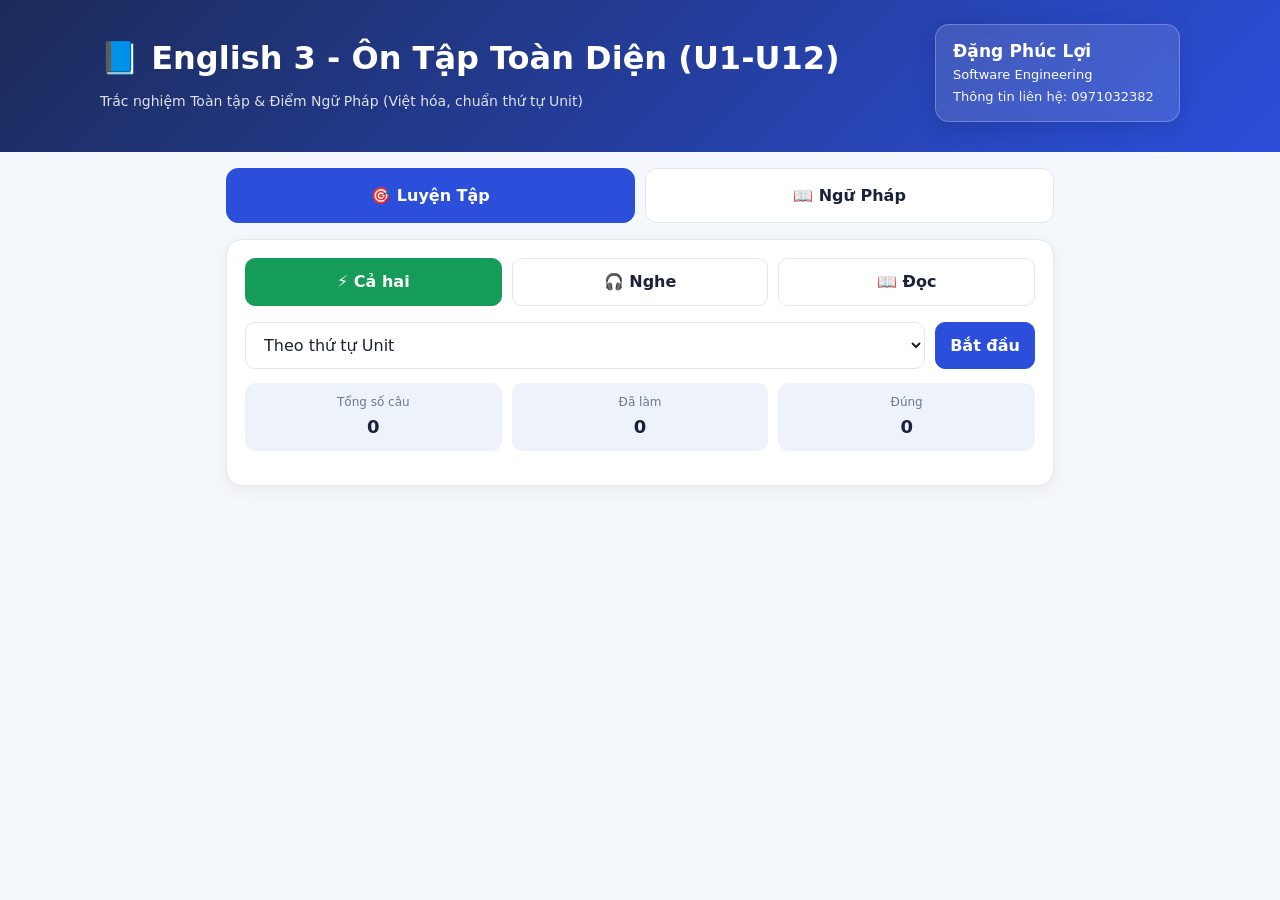
<file: TiengAnh3/Đặng Phúc Lợi.html>
<!doctype html>
    <html lang="vi">
    <head>
    <meta charset="utf-8">
    <meta name="viewport" content="width=device-width,initial-scale=1">
    <title>English 3 - Ôn Tập Toàn Diện (U1-U12)</title>
    <style>
    :root{
        --bg:#f4f7fb;--card:#fff;--ink:#192238;--muted:#6b7a90;
        --blue:#2c4fdb;--green:#149c58;--red:#d1382d;--border:#e1e7f1
    }
    *{box-sizing:border-box;margin:0;padding:0}
    body{background:var(--bg);font-family:system-ui,-apple-system,"Segoe UI",Roboto,sans-serif;color:var(--ink);line-height:1.6}
    header{background:linear-gradient(135deg,#1c2b59,#2c4fdb);color:#fff;padding:24px 16px 30px}
    header .wrap,main{max-width:860px;margin:auto}
    h1{margin:0 0 6px;font-size:clamp(22px,5vw,32px)}
    header p{margin:0;opacity:.85;font-size:14px}
    main{padding:16px 16px 40px}
    .panel,.card{background:var(--card);border-radius:16px;padding:18px;box-shadow:0 4px 18px #1d31500d;border:1px solid var(--border)}

    .main-tabs,.sub-tabs{display:flex;gap:10px;margin-bottom:16px;flex-wrap:wrap}
    .main-tab{flex:1;min-width:120px;padding:14px;text-align:center;border-radius:12px;border:1px solid var(--border);background:#fff;font-weight:800;font-size:16px;cursor:pointer;transition:.2s}
    .main-tab.active{background:var(--blue);color:#fff;border-color:var(--blue)}
    .sub-tab{flex:1;min-width:100px;padding:10px;text-align:center;border-radius:10px;border:1px solid var(--border);background:#fff;font-weight:700;cursor:pointer;transition:.2s}
    .sub-tab.active{background:var(--green);color:#fff;border-color:var(--green)}

    .controls{display:flex;gap:10px;flex-wrap:wrap;margin-bottom:14px}
    select,button{font:inherit;border-radius:10px;padding:10px 14px;border:1px solid var(--border);background:#fff;color:var(--ink)}
    select{flex:1;min-width:140px}
    button{cursor:pointer;font-weight:700}
    button.primary{background:var(--blue);color:#fff;border-color:var(--blue)}
    button:disabled{opacity:.4;cursor:not-allowed}

    .stats{display:flex;gap:10px;margin-bottom:16px}
    .stat{background:#eef2fa;border-radius:10px;padding:10px;flex:1;text-align:center}
    .stat small{display:block;color:var(--muted);font-size:12px}
    .stat strong{font-size:18px}

    .progress{height:6px;background:#e1e7f1;border-radius:9px;overflow:hidden;margin-bottom:16px}
    .progress span{display:block;height:100%;background:var(--blue);width:0;transition:width .3s}

    .media-layout{display:flex;gap:16px;margin-bottom:16px;align-items:flex-start}
    .image-box{
        flex:0 0 45%;background:#eef2f6;border-radius:10px;overflow:hidden;
        display:flex;justify-content:center;align-items:center;border:1px solid var(--border);
        aspect-ratio:4/3;max-height:320px;contain:layout paint
    }
    .image-box img{width:100%;height:100%;object-fit:contain;display:block}
    .text-content{flex:1;min-width:0}

    .context{
        background:#f7f9fe;border-left:4px solid #8ea5f8;padding:12px;border-radius:8px;
        margin-bottom:12px;font-size:14px;white-space:pre-wrap;max-height:200px;overflow-y:auto;color:#38445c
    }
    .question{font-size:18px;font-weight:750;margin:0 0 16px}

    @media(max-width:650px){
        .media-layout{flex-direction:column}
        .image-box{flex:0 0 auto;width:100%;aspect-ratio:16/9;max-height:250px}
    }

    .options{display:grid;gap:10px}
    .opt{
        text-align:left;padding:12px 14px;display:flex;gap:12px;align-items:flex-start;
        border:1px solid var(--border);border-radius:10px;line-height:1.4;background:#fff;transition:.2s
    }
    .opt .letter{font-weight:900;color:var(--blue);min-width:20px}
    .opt:hover:not(:disabled){border-color:#aab9e8}
    .opt.correct{border-color:var(--green);background:#ecfbf2}
    .opt.correct .letter{color:var(--green)}
    .opt.wrong{border-color:var(--red);background:#fef0ef}
    .opt.wrong .letter{color:var(--red)}

    .feedback{margin-top:14px;padding:12px;border-radius:10px;font-weight:700}
    .feedback.good{background:#ecfbf2;color:var(--green)}
    .feedback.bad{background:#fef0ef;color:var(--red)}

    .actions{display:flex;justify-content:space-between;gap:10px;margin-top:18px;flex-wrap:wrap}
    .actions .right{display:flex;gap:10px}
    .hidden{display:none!important}

    #result{text-align:center}
    .big-score{font-size:46px;font-weight:900;color:var(--blue);margin:12px 0}

    .grammar-item{margin-bottom:24px;padding-bottom:20px;border-bottom:1px dashed var(--border)}
    .grammar-item:last-child{border-bottom:none;padding-bottom:0;margin-bottom:0}
    .grammar-title{font-size:18px;font-weight:850;color:var(--blue);margin-bottom:8px}
    .grammar-desc{font-size:15px;color:#38445c;margin-bottom:12px;line-height:1.6}
    .grammar-ex{background:#f0f4fb;padding:10px 14px;border-radius:8px;border-left:3px solid #6889f0;font-family:monospace;font-size:14px;color:#192238;margin-bottom:6px}
    .grammar-ex small{color:var(--muted);font-family:sans-serif;font-style:italic;display:block;margin-top:4px}

    .unit-title{font-size:22px;font-weight:900;color:var(--ink);margin:24px 0 16px;border-bottom:2px solid var(--blue);display:inline-block;padding-bottom:4px}
    .unit-block{margin-bottom:30px;padding:15px;background:#fafbfc;border-radius:10px;border:1px solid #eef2f6}

    .unit-nav{display:flex;gap:6px;flex-wrap:wrap;margin-bottom:20px}
    .unit-btn{padding:8px 14px;border-radius:8px;border:1px solid var(--border);background:#fff;font-weight:700;cursor:pointer;font-size:14px;transition:.2s}
    .unit-btn:hover{background:#eef2fa}
    .unit-btn.active{background:var(--blue);color:#fff;border-color:var(--blue)}

    header .wrap.header-layout{max-width:1080px;display:flex;align-items:center;justify-content:space-between;gap:28px}
    .header-title{min-width:0}
    .owner-info{
        flex:0 0 auto;min-width:245px;padding:13px 17px;border-radius:14px;
        background:rgba(255,255,255,.12);border:1px solid rgba(255,255,255,.24);
        box-shadow:0 6px 18px rgba(8,24,67,.16);line-height:1.55;text-align:left;font-size:13px;backdrop-filter:blur(4px)
    }
    .owner-name{font-size:17px;font-weight:800;letter-spacing:.1px;margin-bottom:1px}
    .owner-contact{margin-top:2px;opacity:.94}
    @media(max-width:760px){
        header .wrap.header-layout{display:block}
        .owner-info{margin-top:16px;min-width:0;width:100%;text-align:center}
        .header-title{text-align:center}
    }
    </style>
    </head>
    <body>
    <header>
    <div class="wrap header-layout">
        <div class="header-title">
        <h1>📘 English 3 - Ôn Tập Toàn Diện (U1-U12)</h1>
        <p>Trắc nghiệm Toàn tập & Điểm Ngữ Pháp (Việt hóa, chuẩn thứ tự Unit)</p>
        </div>
        <div class="owner-info" aria-label="Thông tin người thực hiện">
        <div class="owner-name">Đặng Phúc Lợi</div>
        <div>Software Engineering</div>
        <div class="owner-contact">Thông tin liên hệ: 0971032382</div>
        </div>
    </div>
    </header>

    <main>
    <div class="main-tabs">
        <div class="main-tab active" data-view="practice">🎯 Luyện Tập</div>
        <div class="main-tab" data-view="grammar">📖 Ngữ Pháp</div>
    </div>

    <div id="view-practice">
        <section id="setup" class="panel">
        <div class="sub-tabs" id="subTabs">
            <div class="sub-tab active" data-mode="both">⚡ Cả hai</div>
            <div class="sub-tab" data-mode="listen">🎧 Nghe</div>
            <div class="sub-tab" data-mode="read">📖 Đọc</div>
        </div>
        <div class="controls">
            <select id="filter">
            <option value="all">Theo thứ tự Unit</option>
            <option value="shuffle">Trộn ngẫu nhiên</option>
            </select>
            <button class="primary" id="start">Bắt đầu</button>
            <button id="resume" class="hidden">▶ Tiếp tục</button>
        </div>
        <div class="stats">
            <div class="stat"><small>Tổng số câu</small><strong id="totalStat">0</strong></div>
            <div class="stat"><small>Đã làm</small><strong id="doneStat">0</strong></div>
            <div class="stat"><small>Đúng</small><strong id="scoreStat">0</strong></div>
        </div>
        </section>

        <section id="game" class="card hidden">
        <div style="display:flex;justify-content:space-between;color:var(--muted);font-size:14px;margin-bottom:8px">
            <span id="counter">Câu 1/0</span>
            <span id="percent">0%</span>
        </div>
        <div class="progress"><span id="progressBar"></span></div>

        <div class="media-layout">
            <div class="image-box" id="imageBox" style="display:none;">
            <img id="qImage" alt="Hình ảnh minh họa" decoding="async">
            </div>
            <div class="text-content">
            <div id="context" class="context hidden"></div>
            <p id="qText" class="question"></p>
            </div>
        </div>

        <div id="opts" class="options"></div>
        <div id="feedback"></div>
        <div class="actions">
            <button id="quit">Thoát</button>
            <div class="right">
            <button id="skip">Bỏ qua</button>
            <button class="primary" id="next" disabled>Câu tiếp →</button>
            </div>
        </div>
        </section>

        <section id="result" class="panel hidden">
        <h2 style="margin:0">🏁 Kết thúc!</h2>
        <div class="big-score" id="finalScore">0/0</div>
        <p id="summary" style="color:var(--muted)"></p>
        <div style="display:flex;gap:10px;justify-content:center;flex-wrap:wrap">
            <button class="primary" id="retry">Làm lại</button>
            <button id="review">Xem câu sai</button>
        </div>
        </section>

        <section id="reviewPanel" class="panel hidden">
        <h3 style="margin-top:0">🔍 Câu làm sai</h3>
        <div id="wrongList"></div>
        <button class="primary" id="backToResult" style="margin-top:14px">Quay lại</button>
        </section>
    </div>

    <div id="view-grammar" class="panel hidden">
        <div class="sub-tabs" id="grammarTabs">
        <div class="sub-tab active" data-gtype="listen">🎧 Nghe (Listening)</div>
        <div class="sub-tab" data-gtype="read">📖 Đọc (Reading)</div>
        </div>
        <div class="unit-nav" id="unitNav"></div>
        <div id="grammar-content-area"></div>
    </div>
    </main>

    <script defer>
    /* =========================================================================
    GRAMMAR_DATA — giữ nguyên từ file gốc
    ========================================================================= */
    const GRAMMAR_DATA = {
    listen: {
        1: `<div class="unit-block">
            <div class="unit-title">Unit 01: Photos of One Person</div>
            <div class="grammar-item">
                <div class="grammar-title">Mô tả hành động của một người (Photo Description)</div>
                <div class="grammar-desc"><b>Công thức:</b> Thường dùng thì <b>Hiện tại tiếp diễn (S + is/are + V-ing)</b> để mô tả hành động đang diễn ra trong tranh.<br>
                <b>Dấu hiệu nhận biết:</b> Các động từ hành động cụ thể như: holding, moving, carrying, pointing, picking up, walking, running, looking at, inspecting...</div>
                <div class="grammar-ex">The woman <b>is picking up</b> some documents.<small>(Người phụ nữ đang nhặt tài liệu)</small></div>
                <div class="grammar-ex">He <b>is inspecting</b> a machine.<small>(Anh ta đang kiểm tra máy móc)</small></div>
            </div>
            <div class="grammar-item">
                <div class="grammar-title">Mô tả trang phục & phụ kiện</div>
                <div class="grammar-desc"><b>Công thức:</b> S + is/are + wearing + (a/an) + N (trang phục).<br>
                <b>Dấu hiệu:</b> wearing a pantsuit, wearing a coat, wearing glasses...</div>
                <div class="grammar-ex">She <b>is wearing</b> a pantsuit.<small>(Cô ấy đang mặc bộ vest)</small></div>
            </div>
            </div>`,
        2: `<div class="unit-block">
            <div class="unit-title">Unit 02: Information Questions (Who, What, Which)</div>
            <div class="grammar-item">
                <div class="grammar-title">Câu hỏi thông tin (Wh-questions)</div>
                <div class="grammar-desc"><b>Công thức:</b><br>
                - Hỏi chủ ngữ: <b>Who/What/Which + V...?</b><br>
                - Hỏi tân ngữ: <b>Who/What/Which + Aux (do/does/did/is/are) + S + V...?</b><br>
                <b>Dấu hiệu:</b> Câu trả lời thường là một danh từ riêng, một vật, hoặc một người cụ thể.</div>
                <div class="grammar-ex">Q: <b>Who</b> booked the flight? - A: Mr. Smith did.<small>(Hỏi ai đã đặt vé -> Trả lời tên người)</small></div>
                <div class="grammar-ex">Q: <b>What</b> do you think of the new software? - A: It is better than the old one.<small>(Hỏi ý kiến về phần mềm mới)</small></div>
                <div class="grammar-ex">Q: <b>Which</b> restaurant did you book? - A: Ruth Dining downtown.<small>(Hỏi sự lựa chọn -> Trả lời tên nhà hàng)</small></div>
            </div>
            <div class="grammar-item">
                <div class="grammar-title">Câu hỏi Yes/No với Be</div>
                <div class="grammar-desc"><b>Công thức:</b> <b>Is/Are/Was/Were + S...?</b> hoặc <b>Is/Are there...?</b><br>
                <b>Dấu hiệu:</b> Câu trả lời bắt đầu bằng Yes/No hoặc một câu khẳng định/phủ định gián tiếp.</div>
                <div class="grammar-ex">Q: <b>Is</b> Dr. Yang in today? - A: Yes, she's in her office.<small>(Hỏi hiện tại với Be)</small></div>
                <div class="grammar-ex">Q: <b>Are</b> you working on the agenda? - A: Yes, it's almost done.<small>(Hỏi hiện tại tiếp diễn)</small></div>
            </div>
            </div>`,
        3: `<div class="unit-block">
            <div class="unit-title">Unit 03: Photos of Two People & Personnel Issues</div>
            <div class="grammar-item">
                <div class="grammar-title">Mô tả hành động của hai người (Photo Description)</div>
                <div class="grammar-desc"><b>Công thức:</b> S (số nhiều) + <b>are + V-ing</b> / <b>are being + V3/ed</b>.<br>
                <b>Dấu hiệu:</b> Các động từ mô tả sự tương tác: shaking hands, looking at, studying, writing...</div>
                <div class="grammar-ex">The women <b>are shaking</b> hands.<small>(Hai người phụ nữ đang bắt tay)</small></div>
                <div class="grammar-ex">An interview <b>is being conducted</b>.<small>(Một cuộc phỏng vấn đang được tiến hành)</small></div>
            </div>
            <div class="grammar-item">
                <div class="grammar-title">Personnel Issues (Vấn đề nhân sự)</div>
                <div class="grammar-desc"><b>Từ vựng trọng tâm:</b> job opening, apply for a position, resume, cover letter, interview, qualifications, take a day off, sick leave, overtime, promotion, resignation.</div>
                <div class="grammar-ex">I'm calling to find out if the <b>position</b> is still <b>available</b>.<small>(Tôi gọi để hỏi xem vị trí đó còn trống không)</small></div>
            </div>
            </div>`,
        4: `<div class="unit-block">
            <div class="unit-title">Unit 04: Information Questions (When, Where) & Public Announcements</div>
            <div class="grammar-item">
                <div class="grammar-title">Câu hỏi thông tin (When, Where)</div>
                <div class="grammar-desc"><b>Công thức:</b> <b>When/Where + be/aux + S + V...?</b><br>
                <b>Dấu hiệu:</b><br>
                - <b>When:</b> Trả lời bằng cụm thời gian (At 9 A.M, on Friday, next week, in 30 minutes...).<br>
                - <b>Where:</b> Trả lời bằng cụm địa điểm/hướng đi (In the lobby, on the first floor, go straight...).</div>
                <div class="grammar-ex">Q: <b>When</b> is the presentation? - A: In 30 minutes.<small>(Hỏi thời gian)</small></div>
                <div class="grammar-ex">Q: <b>Where</b> should I meet you at the hotel? - A: In the lobby.<small>(Hỏi địa điểm)</small></div>
            </div>
            <div class="grammar-item">
                <div class="grammar-title">Public Announcements (Thông báo công cộng)</div>
                <div class="grammar-desc">Thường xuất hiện ở sân bay, nhà ga, trung tâm thương mại. Cần chú ý đến các cụm từ chỉ thời gian, sự chậm trễ, địa điểm.</div>
                <div class="grammar-ex">The flight <b>is expected to</b> take off in 10 minutes.<small>(Chuyến bay dự kiến cất cánh trong 10 phút)</small></div>
            </div>
            </div>`,
        5: `<div class="unit-block">
            <div class="unit-title">Unit 05: Photos of More than Two People & Office Equipment</div>
            <div class="grammar-item">
                <div class="grammar-title">Mô tả nhóm người (Photo Description)</div>
                <div class="grammar-desc"><b>Công thức:</b> Dùng <b>Hiện tại tiếp diễn</b> hoặc <b>Hiện tại tiếp diễn bị động</b> (is/are being + V3/ed).<br>
                <b>Dấu hiệu:</b> gathered around, seated around the table, being cleared, being arranged, being conducted.</div>
                <div class="grammar-ex">People <b>are gathered</b> around the fountain.<small>(Mọi người đang tụ tập quanh đài phun nước)</small></div>
                <div class="grammar-ex">A computer <b>is being used</b>.<small>(Một chiếc máy tính đang được sử dụng)</small></div>
            </div>
            <div class="grammar-item">
                <div class="grammar-title">Objects & Office Equipment (Thiết bị văn phòng)</div>
                <div class="grammar-desc"><b>Từ vựng trọng tâm:</b> photocopier (máy photo), printer cartridges (hộp mực in), maintenance (bảo trì), out of stock (hết hàng), malfunction (trục trặc).</div>
                <div class="grammar-ex">This <b>photocopier</b> is broken again.<small>(Máy photo lại hỏng rồi)</small></div>
            </div>
            </div>`,
        6: `<div class="unit-block">
            <div class="unit-title">Unit 06: Information Questions (How, Why)</div>
            <div class="grammar-item">
                <div class="grammar-title">Câu hỏi với How & Why</div>
                <div class="grammar-desc"><b>Công thức:</b><br>
                - <b>How + adj/adv...?</b> (How much, How many, How often, How long).<br>
                - <b>Why + be/aux + S + V...?</b> -> Trả lời bằng <b>Because + S + V</b>, <b>Because of + N</b>, <b>For + N</b>, hoặc <b>To-V</b>.<br>
                <b>Dấu hiệu:</b> "Why don't you/we...?" là câu gợi ý, không phải hỏi lý do.</div>
                <div class="grammar-ex">Q: <b>How</b> much did the trip cost? - A: Approximately 1,000 dollars.<small>(Hỏi giá cả)</small></div>
                <div class="grammar-ex">Q: <b>Why</b> were you late? - A: <b>Because</b> traffic was bad.<small>(Hỏi lý do)</small></div>
                <div class="grammar-ex">Q: <b>Why</b> is the road closed? - A: <b>For</b> road construction.<small>(Hỏi mục đích/lý do)</small></div>
            </div>
            <div class="grammar-item">
                <div class="grammar-title">Commercial Broadcasts (Quảng cáo)</div>
                <div class="grammar-desc">Thường nghe về sản phẩm mới, khuyến mãi, dịch vụ. Chú ý các từ: sale, discount, feature, guarantee, trial period, subscribe.</div>
                <div class="grammar-ex">Visit our website to find out more about this <b>special offer</b>.<small>(Truy cập web để biết thêm về ưu đãi đặc biệt)</small></div>
            </div>
            </div>`,
        7: `<div class="unit-block">
            <div class="unit-title">Unit 07: Photos of Objects/Scenes & Business Events</div>
            <div class="grammar-item">
                <div class="grammar-title">Mô tả đồ vật / Bối cảnh (Photo Description)</div>
                <div class="grammar-desc"><b>Công thức:</b> Dùng <b>Hiện tại đơn bị động</b> (is/are + V3/ed), <b>Hiện tại hoàn thành bị động</b> (have/has been + V3/ed), hoặc cấu trúc <b>There is/are</b>.<br>
                <b>Dấu hiệu:</b> is covered with, are stored on, have been planted, is under construction.</div>
                <div class="grammar-ex">The road <b>is under construction</b>.<small>(Con đường đang được xây dựng)</small></div>
                <div class="grammar-ex">The boxes <b>are stored</b> on the shelves.<small>(Các thùng hàng được cất trên kệ)</small></div>
            </div>
            <div class="grammar-item">
                <div class="grammar-title">Business Events (Sự kiện kinh doanh)</div>
                <div class="grammar-desc"><b>Từ vựng trọng tâm:</b> workshop, seminar, conference, sign up for, registration, caterer, availability, booking sheet.</div>
                <div class="grammar-ex">I'm calling to <b>check on the availability</b> of a room for our workshop.<small>(Tôi gọi để kiểm tra phòng có trống cho buổi hội thảo không)</small></div>
            </div>
            </div>`,
        8: `<div class="unit-block">
            <div class="unit-title">Unit 08: Yes/No Questions (Auxiliary/Modal Verbs)</div>
            <div class="grammar-item">
                <div class="grammar-title">Câu hỏi Yes/No với Trợ động từ / Khuyết thiếu</div>
                <div class="grammar-desc"><b>Công thức:</b><br>
                - <b>Do/Does/Did + S + V...?</b> (Hỏi hành động/thói quen).<br>
                - <b>Have/Has + S + V3/ed...?</b> (Hỏi trải nghiệm/sự hoàn thành).<br>
                - <b>May/Can/Could/Should + S + V...?</b> (Xin phép, xin lời khuyên).<br>
                <b>Dấu hiệu:</b> Câu trả lời Yes/No hoặc thông tin gián tiếp.</div>
                <div class="grammar-ex">Q: <b>Have</b> you finished the report? - A: I am still working on it.<small>(Hỏi sự hoàn thành)</small></div>
                <div class="grammar-ex">Q: <b>Should</b> I leave the window open? - A: Yes, please.<small>(Xin lời khuyên)</small></div>
            </div>
            </div>`,
        9: `<div class="unit-block">
            <div class="unit-title">Unit 09: Travel/Business Trips & 'Or' Questions</div>
            <div class="grammar-item">
                <div class="grammar-title">'Or' Questions (Câu hỏi lựa chọn)</div>
                <div class="grammar-desc"><b>Công thức:</b> Câu hỏi có chứa "or" đưa ra 2 lựa chọn.<br>
                <b>Dấu hiệu:</b> Trả lời có thể chọn 1 trong 2, hoặc "Neither" nếu không chọn cái nào.</div>
                <div class="grammar-ex">Q: Would you like to walk <b>or</b> take a taxi? - A: I'd rather walk.<small>(Chọn 1 trong 2)</small></div>
                <div class="grammar-ex">Q: Which do you prefer, sales <b>or</b> marketing? - A: Neither. I like accounting.<small>(Phủ định cả 2)</small></div>
            </div>
            <div class="grammar-item">
                <div class="grammar-title">Travel / Business Trips (Du lịch/Công tác)</div>
                <div class="grammar-desc"><b>Từ vựng trọng tâm:</b> book a flight, round trip, one-way, connecting flight, itinerary, accommodations, travel agency, be away, go on vacation.</div>
                <div class="grammar-ex">I'd like to <b>book a flight</b> from Seattle to Los Angeles.<small>(Tôi muốn đặt chuyến bay từ Seattle đến LA)</small></div>
            </div>
            </div>`,
        10: `<div class="unit-block">
            <div class="unit-title">Unit 10: Negative Questions & Tag Questions</div>
            <div class="grammar-item">
                <div class="grammar-title">Negative Questions (Câu hỏi phủ định)</div>
                <div class="grammar-desc"><b>Công thức:</b> Bắt đầu bằng dạng phủ định của Be/Trợ động từ/Khuyết thiếu (Aren't, Didn't, Hasn't...).<br>
                <b>Dấu hiệu:</b> Dùng để bày tỏ sự ngạc nhiên hoặc xác nhận thông tin.<br>
                <b>Lưu ý:</b> Trả lời Yes nghĩa là đồng ý với hành động (khẳng định), No là phủ định hành động.</div>
                <div class="grammar-ex">Q: <b>Aren't</b> you supposed to lead the seminar? - A: No, Ian will do it.<small>(Hỏi xác nhận, trả lời phủ định)</small></div>
            </div>
            <div class="grammar-item">
                <div class="grammar-title">Tag Questions (Câu hỏi đuôi)</div>
                <div class="grammar-desc"><b>Công thức:</b><br>
                - Mệnh đề khẳng định, đuôi phủ định? (You are a student, <b>aren't you?</b>)<br>
                - Mệnh đề phủ định, đuôi khẳng định? (You didn't come, <b>did you?</b>)<br>
                <b>Dấu hiệu:</b> Dùng để xác nhận lại thông tin.</div>
                <div class="grammar-ex">Q: You sent an e-mail to Mr. Dean, <b>didn't you?</b> - A: No, I didn't send it yet.<small>(Hỏi xác nhận)</small></div>
            </div>
            <div class="grammar-item">
                <div class="grammar-title">Business Meetings (Cuộc họp kinh doanh)</div>
                <div class="grammar-desc"><b>Từ vựng trọng tâm:</b> board of directors, agenda, quarterly report, sales goals, bonus, overtime, renovation, shift.</div>
            </div>
            </div>`,
        11: `<div class="unit-block">
            <div class="unit-title">Unit 11: Statements & Indirect Questions</div>
            <div class="grammar-item">
                <div class="grammar-title">Indirect Questions (Câu hỏi gián tiếp)</div>
                <div class="grammar-desc"><b>Công thức:</b> <b>Do you know/think + Wh-word/If + S + V...?</b> hoặc <b>Can you tell me + Wh-word + S + V...?</b><br>
                <b>Dấu hiệu:</b> Mệnh đề sau Wh-word dùng trật tự từ của câu trần thuật (S + V), không đảo ngữ.</div>
                <div class="grammar-ex">Q: <b>Do you know where</b> the bus stop <b>is</b>? - A: It's right around the corner.<small>(Không dùng "is the bus stop")</small></div>
            </div>
            <div class="grammar-item">
                <div class="grammar-title">Statements (Câu trần thuật)</div>
                <div class="grammar-desc">Không phải câu hỏi. Cần nghe hiểu ý nghĩa (đưa ra ý kiến, lời khuyên, vấn đề) để chọn câu trả lời phù hợp (đồng tình, phản đối, đưa ra giải pháp).</div>
                <div class="grammar-ex">The 3D printer is not working properly. - We might have to replace it.<small>(Chỉ ra vấn đề -> Đưa ra giải pháp)</small></div>
            </div>
            </div>`,
        12: `<div class="unit-block">
            <div class="unit-title">Unit 12: Speeches & Presentations (Review)</div>
            <div class="grammar-item">
                <div class="grammar-title">Tổng hợp kỹ năng nghe hiểu bài nói</div>
                <div class="grammar-desc">Phần này không có ngữ pháp mới, chủ yếu là nghe các bài phát biểu, giới thiệu nhân viên mới, lễ trao giải, lời cảm ơn, lời chúc mừng.<br>
                <b>Dấu hiệu nhận biết:</b> Các từ khóa: I'd like to thank, congratulations, on behalf of, express our gratitude, retire, anniversary, award, contribution.</div>
                <div class="grammar-ex">I would like to <b>express our gratitude</b> to Professor Lavens.<small>(Tôi muốn bày tỏ lòng biết ơn đến Giáo sư Lavens)</small></div>
            </div>
            </div>`
    },
    read: {
        1: `<div class="unit-block">
            <div class="unit-title">Unit 01: Words Functioning as Subjects</div>
            <div class="grammar-item">
                <div class="grammar-title">Các từ loại làm chủ ngữ</div>
                <div class="grammar-desc"><b>Công thức:</b> Chủ ngữ có thể là:<br>
                1. <b>Danh từ / Cụm danh từ / Đại từ:</b> Applications, The people in the lobby, They...<br>
                2. <b>To-V (Động từ nguyên mẫu có To):</b> To promote a new line of shoes...<br>
                3. <b>V-ing (Danh động từ):</b> Dealing with customer complaints...<br>
                4. <b>Mệnh đề danh từ (What/That + S + V):</b> What you said...<br>
                <b>Dấu hiệu:</b> Khi To-V, V-ing, hoặc mệnh đề danh từ làm chủ ngữ, động từ chính <b>luôn chia số ít</b>.</div>
                <div class="grammar-ex"><b>Dealing</b> with customer complaints <b>is</b> my main duty.<small>(V-ing làm chủ ngữ -> to be số ít)</small></div>
                <div class="grammar-ex"><b>What</b> we discussed at the sales meeting <b>will be</b> passed onto the board.<small>(Mệnh đề danh từ làm chủ ngữ)</small></div>
            </div>
            </div>`,
        2: `<div class="unit-block">
            <div class="unit-title">Unit 02: Subject-Verb Agreement (Sự hòa hợp Chủ-Vị)</div>
            <div class="grammar-item">
                <div class="grammar-title">Quy tắc hòa hợp</div>
                <div class="grammar-desc"><b>Công thức:</b><br>
                1. <b>Hòa hợp về số:</b> Số ít + V số ít; Số nhiều + V số nhiều. (Lưu ý: Động từ chia theo chủ ngữ chính, không chia theo danh từ trong cụm giới từ đi kèm).<br>
                2. <b>Hòa hợp về thể:</b> Chủ động (S + V) hoặc Bị động (S + be + V3/ed).<br>
                3. <b>Hòa hợp về thì:</b> Động từ chia theo trạng từ chỉ thời gian trong câu.</div>
                <div class="grammar-ex">The <b>proposal</b> of the manager <b>is</b> going to be discussed.<small>(Chủ ngữ chính là "proposal" số ít)</small></div>
                <div class="grammar-ex">Technicians <b>are</b> scheduled to take a look.<small>(Chủ ngữ số nhiều)</small></div>
            </div>
            </div>`,
        3: `<div class="unit-block">
            <div class="unit-title">Unit 03: Simple Tenses & Continuous Tenses</div>
            <div class="grammar-item">
                <div class="grammar-title">Các thì cơ bản</div>
                <div class="grammar-desc"><b>Công thức & Dấu hiệu:</b><br>
                - <b>Hiện tại đơn:</b> S + V(s/es). Dấu hiệu: always, usually, every day, general truths.<br>
                - <b>Quá khứ đơn:</b> S + V2/ed. Dấu hiệu: yesterday, last month, ago, in 2010.<br>
                - <b>Tương lai đơn:</b> S + will + V. Dấu hiệu: tomorrow, next week, in the future.<br>
                - <b>Hiện tại tiếp diễn:</b> S + am/is/are + V-ing. Dấu hiệu: now, at the moment, currently.<br>
                - <b>Quá khứ tiếp diễn:</b> S + was/were + V-ing. Dấu hiệu: at 3 P.M yesterday.<br>
                - <b>Tương lai tiếp diễn:</b> S + will be + V-ing. Dấu hiệu: at 10 P.M tonight.<br>
                <b>Lưu ý:</b> Động từ chỉ cảm xúc, trạng thái (love, know, have) không chia tiếp diễn.</div>
                <div class="grammar-ex">The annual conference <b>takes</b> place in New York every year.<small>(Hiện tại đơn - thói quen)</small></div>
                <div class="grammar-ex">Construction workers <b>are building</b> a new factory at the moment.<small>(Hiện tại tiếp diễn - đang xảy ra)</small></div>
            </div>
            </div>`,
        4: `<div class="unit-block">
            <div class="unit-title">Unit 04: Perfect Tenses (Các thì hoàn thành)</div>
            <div class="grammar-item">
                <div class="grammar-title">Công thức & Dấu hiệu</div>
                <div class="grammar-desc">- <b>Hiện tại hoàn thành:</b> S + have/has + V3/ed. Dấu hiệu: for, since, ever, never, already, just, yet, recently.<br>
                - <b>Hiện tại hoàn thành tiếp diễn:</b> S + have/has been + V-ing. Nhấn mạnh sự liên tục.<br>
                - <b>Quá khứ hoàn thành:</b> S + had + V3/ed. Dấu hiệu: before, after, by the time (trong quá khứ).<br>
                - <b>Tương lai hoàn thành:</b> S + will have + V3/ed. Dấu hiệu: by the time + mốc tương lai, by the end of this year.</div>
                <div class="grammar-ex">The results of the survey <b>have just come</b> out.<small>(Hiện tại hoàn thành - vừa mới xảy ra)</small></div>
                <div class="grammar-ex">By the time Mr. Rogers arrives, his flight <b>will have already taken</b> off.<small>(Tương lai hoàn thành)</small></div>
            </div>
            </div>`,
        5: `<div class="unit-block">
            <div class="unit-title">Unit 05: Passive Voice (Câu bị động)</div>
            <div class="grammar-item">
                <div class="grammar-title">Công thức chung & Các thì</div>
                <div class="grammar-desc"><b>Công thức:</b> <b>Be + V3/ed</b>.<br>
                - Hiện tại đơn: am/is/are + V3/ed.<br>
                - Quá khứ đơn: was/were + V3/ed.<br>
                - Hiện tại tiếp diễn: am/is/are being + V3/ed.<br>
                - Hiện tại hoàn thành: have/has been + V3/ed.<br>
                - Tương lai đơn: will be + V3/ed.<br>
                - Động từ khuyết thiếu: must/can/should + be + V3/ed.<br>
                <b>Lưu ý:</b> Động từ nội động (happen, occur, appear, disappear) KHÔNG có dạng bị động.</div>
                <div class="grammar-ex">Some revisions <b>have been made</b> to the design.<small>(Bị động hiện tại hoàn thành)</small></div>
                <div class="grammar-ex">The meeting <b>will be held</b> in Room 40B.<small>(Bị động tương lai đơn)</small></div>
            </div>
            </div>`,
        6: `<div class="unit-block">
            <div class="unit-title">Unit 06: Nouns, Pronouns & Possessive Adjectives</div>
            <div class="grammar-item">
                <div class="grammar-title">Danh từ & Đại từ</div>
                <div class="grammar-desc">- <b>Danh từ:</b> Có thể đếm được (Countable) hoặc không đếm được (Uncountable - information, advice, luggage, equipment...).<br>
                - <b>Đại từ:</b> Nhân xưng (I, you, he, she...), Phản thân (myself, yourself...), Bất định (some, most, both, each, neither...).<br>
                - <b>Tính từ sở hữu:</b> my, your, his, her, its, our, their + Noun.</div>
                <div class="grammar-ex"><b>Some</b> of the participants were not satisfied.<small>(Đại từ bất định + V số nhiều)</small></div>
                <div class="grammar-ex">The company announced <b>its</b> grand opening.<small>(Tính từ sở hữu đứng trước danh từ)</small></div>
            </div>
            </div>`,
        7: `<div class="unit-block">
            <div class="unit-title">Unit 07: To-infinitives & Gerunds</div>
            <div class="grammar-item">
                <div class="grammar-title">To-V (Động từ nguyên mẫu có To)</div>
                <div class="grammar-desc"><b>Công thức:</b><br>
                1. Làm chủ ngữ: <b>To-V + V (số ít)</b>.<br>
                2. Làm tân ngữ: Sau các động từ như: want, decide, plan, agree, offer, expect, fail, manage...<br>
                3. Làm bổ ngữ: Sau tính từ: be eager to, be willing to, be supposed to, be likely to, be able to...<br>
                4. Chỉ mục đích: In order to / To + V.</div>
                <div class="grammar-ex">The company <b>decided to hire</b> more employees.<small>(decide + to-V)</small></div>
                <div class="grammar-ex">Mr. Brown <b>reminded</b> all employees <b>to attend</b> the meeting.<small>(remind O + to-V)</small></div>
            </div>
            <div class="grammar-item">
                <div class="grammar-title">V-ing (Danh động từ)</div>
                <div class="grammar-desc"><b>Công thức:</b><br>
                1. Làm chủ ngữ: <b>V-ing + V (số ít)</b>.<br>
                2. Làm tân ngữ: Sau giới từ (in, on, at, of, about, for...) hoặc sau các động từ đặc biệt (enjoy, recommend, avoid, consider, suggest, mind, finish, practice...).<br>
                3. Làm bổ ngữ: Sau động từ liên kết (is, seem...).</div>
                <div class="grammar-ex">Mr. Jackson suggested <b>having</b> a meeting this week.<small>(suggest + V-ing)</small></div>
                <div class="grammar-ex">We succeeded in <b>solving</b> the difficult problem.<small>(sau giới từ "in" + V-ing)</small></div>
            </div>
            </div>`,
        8: `<div class="unit-block">
            <div class="unit-title">Unit 08: Participles & Participial Phrases</div>
            <div class="grammar-item">
                <div class="grammar-title">Hiện tại phân từ (V-ing) & Quá khứ phân từ (V3/ed)</div>
                <div class="grammar-desc">- <b>V-ing:</b> Dùng như tính từ mang nghĩa chủ động (gây ra cảm xúc) hoặc rút gọn mệnh đề chủ động.<br>
                - <b>V3/ed:</b> Dùng như tính từ mang nghĩa bị động (bị tác động) hoặc rút gọn mệnh đề bị động.</div>
                <div class="grammar-ex">The news is <b>disappointing</b>.<small>(Tin tức gây thất vọng - V-ing)</small></div>
                <div class="grammar-ex">I was <b>disappointed</b> to hear the news.<small>(Tôi cảm thấy thất vọng - V3/ed)</small></div>
                <div class="grammar-ex"><b>Feeling</b> tired, Ms. Hudson refused to work late.<small>(Rút gọn mệnh đề Because she felt tired)</small></div>
            </div>
            </div>`,
        9: `<div class="unit-block">
            <div class="unit-title">Unit 09: Adjectives & Adverbs, Comparisons</div>
            <div class="grammar-item">
                <div class="grammar-title">Tính từ & Trạng từ</div>
                <div class="grammar-desc">- <b>Tính từ:</b> Bổ nghĩa cho danh từ, đứng sau động từ liên kết (be, seem, look, find...).<br>
                - <b>Trạng từ:</b> Bổ nghĩa cho động từ, tính từ, trạng từ khác hoặc cả câu. Thường có đuôi -ly.</div>
                <div class="grammar-ex">The proposal was so <b>innovative</b>.<small>(Tính từ đứng sau "was")</small></div>
                <div class="grammar-ex">Demand for this product is <b>steadily</b> increasing.<small>(Trạng từ bổ nghĩa cho động từ "increasing")</small></div>
            </div>
            <div class="grammar-item">
                <div class="grammar-title">So sánh (Comparisons)</div>
                <div class="grammar-desc">- <b>So sánh bằng:</b> as + adj/adv + as.<br>
                - <b>So sánh hơn:</b> adj/adv + -er + than (ngắn) hoặc more/less + adj/adv + than (dài).<br>
                - <b>So sánh nhất:</b> the + adj/adv + -est hoặc the most/least + adj/adv.<br>
                <b>Lưu ý:</b> Có thể thêm "much, far, a lot, even" trước so sánh hơn để nhấn mạnh.</div>
                <div class="grammar-ex">Your job experience is <b>as important as</b> your academic background.<small>(So sánh bằng)</small></div>
                <div class="grammar-ex">The goods were <b>far more expensive</b> than we had thought.<small>(So sánh hơn có nhấn mạnh)</small></div>
            </div>
            </div>`,
        10: `<div class="unit-block">
            <div class="unit-title">Unit 10: Conjunctions (Liên từ)</div>
            <div class="grammar-item">
                <div class="grammar-title">Liên từ & Giới từ</div>
                <div class="grammar-desc">- <b>Liên từ (Conjunctions):</b> Đi với mệnh đề (S + V). Gồm: because, although, though, even though, while, if, unless, when, before, after, as soon as, once, so, but, or.<br>
                - <b>Giới từ (Prepositions):</b> Đi với danh từ / V-ing. Gồm: because of, due to, despite, in spite of, during, for.<br>
                - <b>Liên từ tương quan:</b> Both... and..., Not only... but also..., Either... or..., Neither... nor...<br>
                <b>Lưu ý:</b> Với "Neither... nor" hoặc "Either... or", động từ chia theo chủ ngữ gần nhất.</div>
                <div class="grammar-ex"><b>Because</b> the price of oil is increasing, flight tickets are expected to cost more.<small>(Because + Clause)</small></div>
                <div class="grammar-ex"><b>Because of</b> the increase in the price of oil, flight tickets are expected to cost more.<small>(Because of + Noun phrase)</small></div>
                <div class="grammar-ex"><b>Neither</b> the manager <b>nor</b> the staff members <b>were</b> allowed to access.<small>(Động từ chia theo "staff members" số nhiều)</small></div>
            </div>
            </div>`,
        11: `<div class="unit-block">
            <div class="unit-title">Unit 11: Relative Clauses & Relative Adverbs</div>
            <div class="grammar-item">
                <div class="grammar-title">Mệnh đề quan hệ</div>
                <div class="grammar-desc"><b>Đại từ quan hệ:</b><br>
                - <b>Who:</b> Thay cho người (làm chủ ngữ).<br>
                - <b>Whom:</b> Thay cho người (làm tân ngữ).<br>
                - <b>Which:</b> Thay cho vật.<br>
                - <b>Whose:</b> Chỉ sở hữu (của ai/ cái gì).<br>
                - <b>That:</b> Thay cho who/which trong mệnh đề xác định.<br>
                <b>Trạng từ quan hệ:</b><br>
                - <b>Where:</b> Thay cho nơi chốn (in/at which).<br>
                - <b>When:</b> Thay cho thời gian (in/on which).<br>
                - <b>Why:</b> Thay cho lý do (for which).</div>
                <div class="grammar-ex">The employee <b>who</b> just started should be trained.<small>(Who làm chủ ngữ)</small></div>
                <div class="grammar-ex">Mr. Chang, <b>whose</b> column appeared yesterday, is our advisor.<small>(Whose chỉ sở hữu)</small></div>
                <div class="grammar-ex">This is the building <b>where</b> the conference will be held.<small>(Where thay cho nơi chốn)</small></div>
            </div>
            </div>`,
        12: `<div class="unit-block">
            <div class="unit-title">Unit 12: Subjunctive Mood & Inversion</div>
            <div class="grammar-item">
                <div class="grammar-title">Câu điều kiện & Đảo ngữ</div>
                <div class="grammar-desc"><b>Câu điều kiện:</b><br>
                - <b>Loại 1:</b> If + S + V(s/es), S + will + V (có thật ở hiện tại/tương lai).<br>
                - <b>Loại 2:</b> If + S + V2/ed (were), S + would + V (không có thật ở hiện tại).<br>
                - <b>Loại 3:</b> If + S + had + V3/ed, S + would have + V3/ed (không có thật trong quá khứ).<br>
                <b>Đảo ngữ (bỏ If):</b><br>
                - <b>Were + S + ...</b> (thay If I were you...).<br>
                - <b>Had + S + V3/ed + ...</b> (thay If I had known...).<br>
                - <b>Should + S + V + ...</b> (thay If you should need...).</div>
                <div class="grammar-ex"><b>If</b> the meeting <b>is</b> canceled, everyone <b>will leave</b> early.<small>(Câu điều kiện loại 1)</small></div>
                <div class="grammar-ex"><b>Were</b> I interested in books, I would join the book club.<small>(Đảo ngữ câu điều kiện loại 2)</small></div>
                <div class="grammar-ex"><b>Had</b> I attended the conference, I would have met some partners.<small>(Đảo ngữ câu điều kiện loại 3)</small></div>
            </div>
            </div>`
    }
    };

    /* =========================================================================
    ===== DÁN TOÀN BỘ MẢNG BANK TỪ FILE GỐC VÀO ĐÂY =====
    - Giữ nguyên định dạng: { id, image?, type, passage, question, options, answer }
    - Chỉ cần paste đè lên mảng BANK mẫu bên dưới.
    ========================================================================= */
    const BANK = [
    // ===== SAMPLE — chỉ để test giao diện =====
    { id: "S1", type: "read", passage: "",
        question: "The company's new director _______ to lay off more than a hundred employees.",
        options: [
        {letter:"A",text:"decide"},{letter:"B",text:"has decided"},
        {letter:"C",text:"is decided"},{letter:"D",text:"to decide"}
        ], answer: "B" },
    { id: "S2", type: "read", passage: "",
        question: "_______ clients like about this product are its quality and low price.",
        options: [
        {letter:"A",text:"That"},{letter:"B",text:"Which"},
        {letter:"C",text:"What"},{letter:"D",text:"Where"}
        ], answer: "C" },
    { id: "S3", type: "listen", passage: "Transcript:\nW: How can I help you?\nM: I'd like to send this parcel to Japan.",
        question: "Where is the conversation most likely taking place?",
        options: [
        {letter:"A",text:"At a post office"},{letter:"B",text:"At a bank"},
        {letter:"C",text:"At a travel agency"},{letter:"D",text:"At a hotel"}
        ], answer: "A" }
    ];

    /* =========================================================================
    STATE + PERSISTENCE
    ========================================================================= */
    const STORAGE_KEY = 'eng3_quiz_state_v1';
    let quiz = [], idx = 0, answers = {}, wrongIds = [], currentMode = "both";

    /* Cache DOM refs (reuse, không query lại nhiều lần) */
    const $ = id => document.getElementById(id);
    const els = {
    setup:       $('setup'),
    game:        $('game'),
    result:      $('result'),
    review:      $('reviewPanel'),
    counter:     $('counter'),
    percent:     $('percent'),
    progressBar: $('progressBar'),
    qText:       $('qText'),
    context:     $('context'),
    imageBox:    $('imageBox'),
    qImage:      $('qImage'),
    opts:        $('opts'),
    feedback:    $('feedback'),
    next:        $('next'),
    skip:        $('skip'),
    quit:        $('quit'),
    wrongList:   $('wrongList'),
    finalScore:  $('finalScore'),
    summary:     $('summary'),
    totalStat:   $('totalStat'),
    doneStat:    $('doneStat'),
    scoreStat:   $('scoreStat'),
    resumeBtn:   $('resume'),
    startBtn:    $('start'),
    retryBtn:    $('retry'),
    reviewBtn:   $('review'),
    backBtn:     $('backToResult'),
    unitNav:     $('unitNav'),
    grammarArea: $('grammar-content-area'),
    filter:      $('filter')
    };

    /* Cache 4 option buttons — reuse, không tạo lại mỗi câu */
    const optButtons = [];
    for (let i = 0; i < 4; i++) {
    const b = document.createElement('button');
    b.className = 'opt';
    b.innerHTML = '<span class="letter"></span><span class="text"></span>';
    b.addEventListener('click', () => choose(b.dataset.letter), {passive:true});
    optButtons.push(b);
    els.opts.appendChild(b);
    }

    function shuffle(a){for(let i=a.length-1;i>0;i--){const j=Math.floor(Math.random()*(i+1));[a[i],a[j]]=[a[j],a[i]];}return a;}
    function filterBank(){ return BANK.filter(q => currentMode === "both" || q.type === currentMode); }

    /* ---------- localStorage ---------- */
    function saveState(){
    try{
        localStorage.setItem(STORAGE_KEY, JSON.stringify({
        quizIds: quiz.map(q => q.id),
        idx, answers, wrongIds, currentMode, ts: Date.now()
        }));
    }catch(e){}
    }
    function loadState(){
    try{
        const raw = localStorage.getItem(STORAGE_KEY);
        if(!raw) return null;
        return JSON.parse(raw);
    }catch(e){ return null; }
    }
    function clearState(){ try{ localStorage.removeItem(STORAGE_KEY); }catch(e){} }

    /* ---------- Start / Resume ---------- */
    function begin(){
    clearState();
    let list = filterBank();
    if(els.filter.value === 'shuffle') shuffle(list);
    quiz = list; idx = 0; answers = {}; wrongIds = [];
    els.setup.classList.add('hidden');
    els.game.classList.remove('hidden');
    els.result.classList.add('hidden');
    els.review.classList.add('hidden');
    els.totalStat.textContent = quiz.length;
    render();
    saveState();
    }

    function resume(){
    const s = loadState();
    if(!s) return;
    currentMode = s.currentMode || 'both';
    const idSet = new Set(s.quizIds);
    const map = new Map(BANK.map(q => [q.id, q]));
    quiz = s.quizIds.map(id => map.get(id)).filter(Boolean);
    if(!quiz.length){ clearState(); return; }
    idx = s.idx || 0;
    answers = s.answers || {};
    wrongIds = s.wrongIds || [];
    els.setup.classList.add('hidden');
    els.game.classList.remove('hidden');
    els.result.classList.add('hidden');
    els.review.classList.add('hidden');
    els.totalStat.textContent = quiz.length;
    render();
    }

    /* Check xem có tiến trình cũ để hiện nút Resume */
    (function checkResume(){
    const s = loadState();
    if(s && s.quizIds && s.quizIds.length){
        els.resumeBtn.classList.remove('hidden');
    }
    })();
    els.resumeBtn.addEventListener('click', resume, {passive:true});

    /* ---------- Render câu hỏi ---------- */
    function render(){
    const q = quiz[idx]; if(!q) return finish();
    els.counter.textContent = `Câu ${idx+1}/${quiz.length}`;
    requestAnimationFrame(() => {
        els.percent.textContent = `${Math.round(idx/quiz.length*100)}%`;
        els.progressBar.style.width = (idx/quiz.length*100) + '%';
    });

    els.qText.textContent = q.question;

    /* Image lazy load: chỉ set src khi cần */
    if(q.image){
        els.imageBox.style.display = 'flex';
        if(els.qImage.dataset.src !== q.image){
        els.qImage.dataset.src = q.image;
        els.qImage.src = q.image;
        }
        els.qImage.onerror = () => { els.qImage.src = 'https://placehold.co/600x400?text=No+Image'; };
        /* Preload ảnh câu kế tiếp */
        const nq = quiz[idx+1];
        if(nq && nq.image){
        const pre = new Image();
        pre.src = nq.image;
        }
    } else if(q.passage && (q.passage.includes('Hình') || q.passage.includes('Bức ảnh'))){
        els.imageBox.style.display = 'flex';
        els.qImage.src = 'https://placehold.co/600x400?text=Photo+Placeholder';
        els.qImage.alt = "Vui lòng chèn link ảnh thực tế vào thuộc tính 'image'";
    } else {
        els.imageBox.style.display = 'none';
    }

    if(q.passage){
        els.context.classList.remove('hidden');
        els.context.textContent = q.passage;
    } else {
        els.context.classList.add('hidden');
    }

    /* Update 4 nút option có sẵn (reuse) */
    for(let i = 0; i < 4; i++){
        const b = optButtons[i];
        const o = q.options[i];
        if(!o){ b.style.display = 'none'; continue; }
        b.style.display = '';
        b.dataset.letter = o.letter;
        b.classList.remove('correct','wrong');
        b.disabled = false;
        b.children[0].textContent = o.letter + '.';
        b.children[1].textContent = o.text;
    }

    els.feedback.innerHTML = '';
    els.next.disabled = true;
    els.next.textContent = idx === quiz.length-1 ? 'Xem kết quả' : 'Câu tiếp →';
    els.skip.disabled = false;

    if(answers[q.id]) showAnswer(answers[q.id]);
    updateStats();
    }

    /* ---------- Chọn đáp án ---------- */
    function choose(letter){
    const q = quiz[idx]; if(!q || answers[q.id]) return;
    answers[q.id] = letter;
    showAnswer(letter);
    updateStats();
    saveState();
    }

    function showAnswer(letter){
    const q = quiz[idx];
    for(let i = 0; i < 4; i++){
        const b = optButtons[i];
        const o = q.options[i];
        if(!o) continue;
        b.disabled = true;
        if(o.letter === q.answer) b.classList.add('correct');
        else if(o.letter === letter) b.classList.add('wrong');
    }
    const ok = letter === q.answer;
    els.feedback.innerHTML = `<div class="feedback ${ok?'good':'bad'}">${ok?'✅ Chính xác!':'❌ Sai rồi.'} Đáp án: ${q.answer}.</div>`;
    els.next.disabled = false;
    els.skip.disabled = true;
    }

    function updateStats(){
    const done = Object.keys(answers).length;
    const score = quiz.reduce((s,q) => s + (answers[q.id] === q.answer ? 1 : 0), 0);
    requestAnimationFrame(() => {
        els.doneStat.textContent = done;
        els.scoreStat.textContent = score;
    });
    }

    function next(){
    if(idx < quiz.length-1){ idx++; render(); saveState(); }
    else finish();
    }

    function finish(){
    const done = quiz.filter(q => answers[q.id]).length;
    const score = quiz.reduce((s,q) => s + (answers[q.id] === q.answer ? 1 : 0), 0);
    wrongIds = quiz.filter(q => answers[q.id] !== q.answer).map(q => q.id);
    els.game.classList.add('hidden');
    els.result.classList.remove('hidden');
    els.finalScore.textContent = `${score}/${quiz.length}`;
    els.summary.textContent = `Bạn đã trả lời ${done}/${quiz.length} câu. Độ chính xác: ${quiz.length ? Math.round(score/quiz.length*100) : 0}%.`;
    saveState();
    }

    /* ---------- Review câu sai (dùng DocumentFragment) ---------- */
    function showReview(){
    const wrong = quiz.filter(q => wrongIds.includes(q.id));
    const frag = document.createDocumentFragment();
    if(!wrong.length){
        const p = document.createElement('p');
        p.textContent = '🎉 Không có câu sai nào!';
        frag.appendChild(p);
    } else {
        wrong.forEach((q,i) => {
        const d = document.createElement('div');
        d.style.cssText = 'padding:12px 0;border-bottom:1px solid #e5e9f2';
        d.innerHTML = `<strong>${i+1}. ${q.question}</strong>
            <p style="margin:6px 0;font-size:14px;color:#6b7a90">Bạn chọn: ${answers[q.id]||'Chưa trả lời'} · Đáp án đúng: <strong style="color:#149c58">${q.answer}</strong></p>`;
        frag.appendChild(d);
        });
    }
    els.wrongList.replaceChildren(frag);
    els.result.classList.add('hidden');
    els.review.classList.remove('hidden');
    }

    /* ---------- Grammar ---------- */
    let currentGType = 'listen';
    let currentUnit = 1;

    function renderUnitNav(){
    const frag = document.createDocumentFragment();
    for(let i=1; i<=12; i++){
        const btn = document.createElement('button');
        btn.className = 'unit-btn' + (i === currentUnit ? ' active' : '');
        btn.textContent = `Unit ${i < 10 ? '0'+i : i}`;
        btn.addEventListener('click', () => {
        currentUnit = i;
        renderUnitNav();
        renderGrammar();
        }, {passive:true});
        frag.appendChild(btn);
    }
    els.unitNav.replaceChildren(frag);
    }

    function renderGrammar(){
    const data = GRAMMAR_DATA[currentGType];
    if(data && data[currentUnit]){
        els.grammarArea.innerHTML = data[currentUnit];
    } else {
        els.grammarArea.innerHTML = `<p style="color:var(--muted);font-style:italic;">Đang cập nhật lý thuyết cho Unit này...</p>`;
    }
    }

    /* ---------- Tabs ---------- */
    document.querySelectorAll('.main-tab').forEach(tab => {
    tab.addEventListener('click', () => {
        document.querySelectorAll('.main-tab').forEach(t => t.classList.remove('active'));
        tab.classList.add('active');
        const view = tab.dataset.view;
        if(view === 'practice'){
        $('view-practice').classList.remove('hidden');
        $('view-grammar').classList.add('hidden');
        } else {
        $('view-practice').classList.add('hidden');
        $('view-grammar').classList.remove('hidden');
        renderUnitNav();
        renderGrammar();
        }
    }, {passive:true});
    });

    document.querySelectorAll('#subTabs .sub-tab').forEach(tab => {
    tab.addEventListener('click', () => {
        document.querySelectorAll('#subTabs .sub-tab').forEach(t => t.classList.remove('active'));
        tab.classList.add('active');
        currentMode = tab.dataset.mode;
    }, {passive:true});
    });

    document.querySelectorAll('#grammarTabs .sub-tab').forEach(tab => {
    tab.addEventListener('click', () => {
        document.querySelectorAll('#grammarTabs .sub-tab').forEach(t => t.classList.remove('active'));
        tab.classList.add('active');
        currentGType = tab.dataset.gtype;
        renderUnitNav();
        renderGrammar();
    }, {passive:true});
    });

    /* ---------- Event bindings ---------- */
    els.startBtn.addEventListener('click', begin, {passive:true});
    els.next.addEventListener('click', next, {passive:true});
    els.skip.addEventListener('click', next, {passive:true});
    els.quit.addEventListener('click', finish, {passive:true});
    els.retryBtn.addEventListener('click', () => {
    els.result.classList.add('hidden');
    els.setup.classList.remove('hidden');
    clearState();
    }, {passive:true});
    els.reviewBtn.addEventListener('click', showReview, {passive:true});
    els.backBtn.addEventListener('click', () => {
    els.review.classList.add('hidden');
    els.result.classList.remove('hidden');
    }, {passive:true});
    </script>
    </body>
    </html>
</file>
<file: style.css>
/* ═══════════════════════════════════════════════════════════
    STUDY TRACKER — style.css
    Gốc + 13 nhóm cải tiến
  ═══════════════════════════════════════════════════════════ */

  /* ═══════ 1. RESET & THEME ═══════ */
  * { box-sizing: border-box; margin: 0; padding: 0; }

  :root {
    --bg: #f8fafc;
    --surface: #ffffff;
    --surface-2: #f1f5f9;
    --border: #e5e9ef;
    --text: #0f172a;
    --text-2: #475569;
    --text-mute: #94a3b8;
    --accent: #4f46e5;
    --accent-2: #6366f1;
    --accent-soft: #eef2ff;
    --accent-hover: #4338ca;
    --success: #10b981;
    --danger: #ef4444;
    --warning: #f59e0b;
    --shadow-sm: 0 1px 2px rgba(15,23,42,.05);
    --shadow: 0 4px 14px rgba(15,23,42,.06);
    --radius: 12px;
    --radius-sm: 8px;
    --t-fast: .15s ease;
    --t: .25s cubic-bezier(.4,0,.2,1);
    --app-bg: var(--bg);
    --app-bg-image: none;
  }
  [data-theme="dark"] {
    --bg: #0d1117;
    --surface: #161b22;
    --surface-2: #1c2128;
    --border: #2d333b;
    --text: #e6edf3;
    --text-2: #adbac7;
    --text-mute: #768390;
    --accent: #539bf5;
    --accent-2: #6cb6ff;
    --accent-soft: #1c2b41;
    --accent-hover: #4184e4;
    --shadow-sm: 0 1px 2px rgba(0,0,0,.4);
    --shadow: 0 4px 14px rgba(0,0,0,.4);
  }

  html, body {
    color: var(--text);
    font-family: -apple-system, BlinkMacSystemFont, "Segoe UI", Roboto, "Helvetica Neue", Arial, sans-serif;
    font-size: 15px; line-height: 1.55;
    -webkit-font-smoothing: antialiased;
    min-height: 100vh;
    transition: color var(--t);
  }

  body::before {
    content: '';
    position: fixed; inset: 0;
    background: var(--app-bg);
    background-image: var(--app-bg-image);
    background-size: cover;
    background-position: center;
    background-attachment: fixed;
    z-index: -1;
    transition: background var(--t);
  }
  body.has-bg-image::before { filter: none; }

  input, textarea, button { font-family: inherit; font-size: inherit; color: inherit; }
  button { cursor: pointer; border: none; background: none; }
  ul { list-style: none; }

  .theme-switching, .theme-switching * { transition: none !important; }

  /* Accessibility */
  button:focus-visible, input:focus-visible, select:focus-visible,
  textarea:focus-visible, .nav-link:focus-visible {
    outline: 2px solid var(--accent);
    outline-offset: 2px;
  }
  .skip-link {
    position: absolute; top: -50px; left: 10px; z-index: 10000;
    background: var(--accent); color: #fff;
    padding: 8px 16px; border-radius: 0 0 8px 8px;
    font-size: 13px; font-weight: 600; text-decoration: none;
    transition: top .2s;
  }
  .skip-link:focus { top: 0; }
  kbd {
    display: inline-block; padding: 1px 6px;
    background: var(--surface); border: 1px solid var(--border); border-bottom-width: 2px;
    border-radius: 4px; font-family: monospace; font-size: 12px; color: var(--text);
  }

  /* ═══════ 2. NAVBAR ═══════ */
  .navbar {
    position: sticky; top: 0; z-index: 100;
    background: var(--surface);
    border-bottom: 1px solid var(--border);
    backdrop-filter: saturate(180%) blur(12px);
    transition: background var(--t), border-color var(--t);
  }
  .nav-inner {
    max-width: 1180px; margin: 0 auto;
    padding: 10px 20px;
    display: flex; align-items: center; gap: 14px;
  }
  .nav-user {
    display: flex; align-items: center; gap: 10px;
    cursor: pointer; padding: 4px 8px; border-radius: 10px;
    transition: background var(--t-fast);
  }
  .nav-user:hover { background: var(--surface-2); }
  .nav-avatar {
    width: 38px; height: 38px; border-radius: 50%;
    background: linear-gradient(135deg, var(--accent), var(--accent-2));
    color: #fff; font-size: 20px;
    display: flex; align-items: center; justify-content: center;
    flex-shrink: 0;
    background-size: cover; background-position: center;
  }
  .nav-user-info { display: flex; flex-direction: column; line-height: 1.15; }
  .nav-user-name { font-size: 13px; font-weight: 600; color: var(--text); }
  .nav-user-streak { font-size: 11px; color: var(--text-mute); }

  .nav-links { display: flex; gap: 4px; flex: 1; flex-wrap: wrap; }
  .nav-link {
    display: inline-flex; align-items: center; gap: 6px;
    padding: 8px 12px; border-radius: var(--radius-sm);
    font-size: 14px; font-weight: 500; color: var(--text-2);
    transition: background var(--t-fast), color var(--t-fast);
  }
  .nav-link:hover { background: var(--surface-2); color: var(--text); }
  .nav-link.active { background: var(--accent-soft); color: var(--accent); }

  .nav-search { position: relative; width: 220px; }
  .search-input {
    width: 100%; padding: 8px 14px;
    background: var(--surface-2); border: 1px solid transparent;
    border-radius: 999px; font-size: 13px; outline: none;
    transition: border-color var(--t-fast), background var(--t-fast);
  }
  .search-input:focus { border-color: var(--accent-2); background: var(--surface); }
  .search-results {
    position: absolute; top: calc(100% + 6px); right: 0;
    width: 320px; max-height: 380px; overflow-y: auto;
    background: var(--surface); border: 1px solid var(--border);
    border-radius: var(--radius); box-shadow: var(--shadow);
    display: none; z-index: 200;
  }
  .search-results.show { display: block; }
  .search-item {
    padding: 10px 14px; border-bottom: 1px solid var(--border);
    cursor: pointer; font-size: 13px;
  }
  .search-item:last-child { border-bottom: none; }
  .search-item:hover { background: var(--surface-2); }
  .search-item .si-type { font-size: 11px; color: var(--text-mute); text-transform: uppercase; }
  .search-item .si-title { font-weight: 600; margin: 2px 0; }
  .search-item .si-preview { color: var(--text-2); font-size: 12px; }
  .search-empty { padding: 20px; text-align: center; color: var(--text-mute); font-size: 13px; }

  .theme-toggle {
    width: 38px; height: 38px; border-radius: 50%;
    background: var(--surface-2);
    display: flex; align-items: center; justify-content: center;
    position: relative; flex-shrink: 0;
  }
  .theme-toggle:hover { background: var(--border); }
  .theme-icon { position: absolute; font-size: 17px; transition: opacity var(--t), transform var(--t); }
  [data-theme="light"] .theme-icon.light { opacity: 1; transform: rotate(0); }
  [data-theme="light"] .theme-icon.dark { opacity: 0; transform: rotate(90deg); }
  [data-theme="dark"] .theme-icon.light { opacity: 0; transform: rotate(-90deg); }
  [data-theme="dark"] .theme-icon.dark { opacity: 1; transform: rotate(0); }

  /* ═══════ 3. LAYOUT ═══════ */
  .container { max-width: 1180px; margin: 0 auto; padding: 24px 20px 60px; }
  .page { display: none; }
  .page.active { display: block; animation: pageIn .3s cubic-bezier(.4,0,.2,1); }
  @keyframes pageIn {
    from { opacity: 0; transform: translateY(8px); }
    to   { opacity: 1; transform: translateY(0); }
  }
  .page-header { margin-bottom: 20px; }
  .page-header h1 { font-size: 24px; font-weight: 700; }
  .page-sub { font-size: 14px; color: var(--text-mute); margin-top: 4px; }
  .hero { margin-bottom: 24px; }
  .hero h1 { font-size: 26px; font-weight: 700; letter-spacing: -.3px; }
  .hero-sub { font-size: 14px; color: var(--text-mute); margin-top: 4px; text-transform: capitalize; }
  .hero-hint {
    display: block;
    padding: 10px 14px;
    background: var(--accent-soft);
    border-radius: var(--radius-sm);
    border-left: 3px solid var(--accent);
    font-size: 13px !important;
    color: var(--text-2) !important;
    margin-top: 12px !important;
    line-height: 1.5;
    animation: pageIn .3s ease;
  }

  /* ═══════ 4. CARD ═══════ */
  .card {
    background: var(--surface);
    border: 1px solid var(--border);
    border-radius: var(--radius);
    padding: 20px; margin-bottom: 16px;
    box-shadow: var(--shadow-sm);
    transition: background var(--t), border-color var(--t);
  }
  .card-title {
    font-size: 14px; font-weight: 600; color: var(--text-2);
    text-transform: uppercase; letter-spacing: .3px; margin-bottom: 14px;
  }
  .card-subtitle {
    font-size: 12px; color: var(--text-mute);
    margin: -8px 0 12px; line-height: 1.5;
  }

  /* ═══════ 5. GOAL NOTIF ═══════ */
  .card-goal { border-left: 4px solid var(--accent); }
  .goal-progress { display: flex; flex-direction: column; gap: 12px; }
  .goal-bar {
    height: 14px; background: var(--surface-2);
    border-radius: 999px; overflow: hidden;
  }
  .goal-fill {
    height: 100%; background: var(--accent);
    border-radius: 999px; width: 0%;
    transition: width .6s cubic-bezier(.4,0,.2,1), background .3s;
  }
  .goal-fill.done { background: var(--success); }
  .goal-fill.over { background: var(--warning); }
  .goal-info { display: flex; justify-content: space-between; gap: 10px; font-size: 14px; flex-wrap: wrap; }
  .goal-info b { font-size: 20px; color: var(--accent); }
  .goal-info .goal-warn { color: var(--warning); font-weight: 600; }

  /* ═══════ 6. ROADMAP ═══════ */
  .roadmap-form {
    display: grid; grid-template-columns: 1fr 120px auto;
    gap: 8px; margin-bottom: 14px;
  }
  .num-input { text-align: center; }
  .roadmap-list { display: flex; flex-direction: column; gap: 8px; }
  .roadmap-item {
    background: var(--surface-2);
    border-radius: var(--radius-sm);
    padding: 14px; animation: itemIn .25s ease;
  }
  @keyframes itemIn {
    from { opacity: 0; transform: translateX(-6px); }
    to   { opacity: 1; transform: translateX(0); }
  }
  .roadmap-head { display: flex; align-items: flex-start; gap: 12px; margin-bottom: 10px; }
  .roadmap-info { flex: 1; min-width: 0; }
  .roadmap-title { font-weight: 600; font-size: 15px; word-break: break-word; }
  .roadmap-meta {
    font-size: 12px; color: var(--text-mute); margin-top: 4px;
    display: flex; gap: 12px; flex-wrap: wrap;
  }
  .roadmap-meta b { color: var(--accent); font-size: 14px; }
  .roadmap-progress {
    height: 8px; background: var(--surface);
    border-radius: 999px; overflow: hidden; margin-bottom: 10px;
  }
  .roadmap-fill {
    height: 100%; width: 0%;
    background: var(--accent);
    transition: width .5s ease; border-radius: 999px;
  }
  .roadmap-fill.done { background: var(--success); }
  .roadmap-actions { display: flex; gap: 6px; flex-wrap: wrap; }
  .roadmap-actions button {
    padding: 6px 12px; font-size: 12px; font-weight: 500;
    border-radius: 6px;
    background: var(--surface); color: var(--text-2);
    transition: background var(--t-fast), color var(--t-fast);
  }
  .roadmap-actions button:hover { background: var(--accent-soft); color: var(--accent); }
  .roadmap-actions .del:hover { background: #fee2e2; color: var(--danger); }
  .roadmap-actions .done-btn { background: var(--accent); color: #fff; }
  .roadmap-actions .done-btn:hover { background: var(--accent-hover); color: #fff; }

  /* ═══════ 7. STATS ═══════ */
  .stats-grid { display: grid; grid-template-columns: repeat(4, 1fr); gap: 12px; margin-bottom: 16px; }
  .stat-card {
    background: var(--surface); border: 1px solid var(--border);
    border-radius: var(--radius); padding: 16px; text-align: center;
    transition: transform var(--t-fast), border-color var(--t-fast), box-shadow var(--t-fast);
  }
  .stat-card:hover { transform: translateY(-2px); border-color: var(--accent-2); box-shadow: var(--shadow); }
  .stat-icon { font-size: 22px; margin-bottom: 6px; }
  .stat-num { font-size: 24px; font-weight: 700; color: var(--accent); line-height: 1.2; }
  .stat-label { font-size: 12px; color: var(--text-mute); margin-top: 2px; }

  /* ═══════ 8. CHART ═══════ */
  .chart { display: flex; align-items: flex-end; gap: 8px; height: 140px; padding-top: 20px; }
  .bar-wrap { flex: 1; height: 100%; display: flex; flex-direction: column; align-items: center; justify-content: flex-end; gap: 6px; }
  .bar-val { font-size: 11px; color: var(--text-2); font-weight: 600; height: 14px; }
  .bar {
    width: 100%; background: var(--accent);
    border-radius: 5px 5px 0 0; min-height: 3px;
    transition: height .5s cubic-bezier(.4,0,.2,1);
  }
  .bar.today { background: var(--success); }
  .bar-label { font-size: 11px; color: var(--text-mute); }
  .chart-lg { height: 200px; }

  /* ═══════ 9. INPUTS & BUTTONS ═══════ */
  .input, .textarea {
    width: 100%; padding: 10px 12px;
    background: var(--surface); border: 1px solid var(--border);
    border-radius: var(--radius-sm);
    font-size: 14px; color: var(--text); outline: none;
    transition: border-color var(--t-fast), box-shadow var(--t-fast);
  }
  .input:focus, .textarea:focus {
    border-color: var(--accent-2);
    box-shadow: 0 0 0 3px var(--accent-soft);
  }
  .input::placeholder { color: var(--text-mute); }
  .color-input { padding: 4px; height: 40px; width: 60px; flex: 0 0 auto; cursor: pointer; }
  .unit-label { display: flex; align-items: center; padding: 0 10px; color: var(--text-mute); font-size: 13px; }

  .input-row { display: flex; gap: 8px; margin-bottom: 12px; }
  .input-row .input { flex: 1; }

  .field-label {
    display: block; font-size: 12px; font-weight: 600;
    color: var(--text-2); text-transform: uppercase;
    letter-spacing: .3px; margin: 10px 0 6px;
  }

  .btn {
    display: inline-flex; align-items: center; justify-content: center;
    padding: 9px 16px; border-radius: var(--radius-sm);
    font-size: 14px; font-weight: 500;
    background: var(--surface-2); color: var(--text);
    transition: background var(--t-fast), transform var(--t-fast), color var(--t-fast);
    white-space: nowrap;
  }
  .btn:hover { background: var(--border); }
  .btn:active { transform: scale(.97); }
  .btn.primary { background: var(--accent); color: #fff; }
  .btn.primary:hover { background: var(--accent-hover); }
  .btn.danger { background: var(--danger); color: #fff; }
  .btn.danger:hover { background: #dc2626; }
  .btn.warning { background: var(--warning); color: #fff; }
  .btn.warning:hover { background: #d97706; }
  .btn.ghost { background: transparent; border: 1px solid var(--border); color: var(--text-2); }
  .btn.ghost:hover { background: var(--surface-2); color: var(--text); }
  .btn.soft { background: var(--accent-soft); color: var(--accent); }
  .btn.soft:hover { background: var(--accent); color: #fff; }
  .btn-row { display: flex; gap: 8px; flex-wrap: wrap; }

  /* ═══════ 10. STUDY SUMMARY ═══════ */
  .study-summary {
    display: grid; grid-template-columns: repeat(3, 1fr);
    gap: 12px; margin-bottom: 16px;
  }
  .sum-pill {
    background: var(--surface); border: 1px solid var(--border);
    border-radius: var(--radius); padding: 14px;
    display: flex; align-items: center; gap: 10px;
  }
  .pill-icon { font-size: 22px; }
  .pill-num { font-size: 20px; font-weight: 700; color: var(--accent); }
  .pill-label { font-size: 12px; color: var(--text-mute); margin-left: auto; }
  .sum-pill .pill-num {
    max-width: 90px; overflow: hidden; text-overflow: ellipsis;
    white-space: nowrap; display: inline-block; vertical-align: middle;
  }

  /* ═══════ 11. TIMELINE ═══════ */
  .timeline { display: flex; flex-direction: column; gap: 20px; }
  .timeline-month { position: relative; }
  .timeline-month-title {
    font-size: 15px; font-weight: 700; color: var(--accent);
    padding: 6px 12px; background: var(--accent-soft);
    border-radius: 999px; display: inline-block; margin-bottom: 12px;
  }
  .timeline-month-body {
    position: relative;
    padding-left: 28px; border-left: 2px dashed var(--border);
    margin-left: 10px;
  }
  .timeline-day {
    position: relative; margin-bottom: 12px;
    background: var(--surface); border: 1px solid var(--border);
    border-radius: var(--radius); overflow: hidden;
    transition: border-color var(--t-fast), box-shadow var(--t-fast);
  }
  .timeline-day:hover { border-color: var(--accent-2); box-shadow: var(--shadow-sm); }
  .timeline-day::before {
    content: ''; position: absolute;
    left: -34px; top: 18px;
    width: 10px; height: 10px; border-radius: 50%;
    background: var(--accent); box-shadow: 0 0 0 3px var(--accent-soft);
  }
  .timeline-day.today::before {
    background: var(--success); box-shadow: 0 0 0 3px #d1fae5;
    animation: pulse 2s infinite;
  }
  @keyframes pulse {
    0%,100% { box-shadow: 0 0 0 3px #d1fae5; }
    50%     { box-shadow: 0 0 0 7px rgba(16,185,129,.15); }
  }
  .day-header {
    display: flex; align-items: center; gap: 12px;
    padding: 12px 16px; cursor: pointer;
    transition: background var(--t-fast);
  }
  .day-header:hover { background: var(--surface-2); }
  .day-date { font-weight: 700; font-size: 14px; color: var(--text); min-width: 100px; }
  .day-badge {
    background: var(--accent-soft); color: var(--accent);
    padding: 2px 8px; border-radius: 999px;
    font-size: 11px; font-weight: 600;
  }
  .day-badge.done { background: #d1fae5; color: #065f46; }
  .day-meta {
    margin-left: auto; display: flex; gap: 12px;
    font-size: 12px; color: var(--text-mute); align-items: center;
  }
  .day-toggle {
    font-size: 12px; color: var(--text-mute); transition: transform var(--t);
  }
  .timeline-day.expanded .day-toggle { transform: rotate(90deg); }
  .day-body {
    max-height: 0; overflow: hidden;
    transition: max-height .35s ease; background: var(--surface-2);
  }
  .timeline-day.expanded .day-body { max-height: 2000px; }
  .day-body-inner {
    padding: 12px 16px;
    display: flex; flex-direction: column; gap: 8px;
  }
  .slot-row {
    display: flex; gap: 12px; align-items: flex-start;
    padding: 8px 12px;
    background: var(--surface); border-radius: var(--radius-sm);
    border-left: 3px solid var(--accent);
    font-size: 13px; animation: itemIn .2s ease;
  }
  .slot-row.done { border-left-color: var(--success); opacity: .85; }
  .slot-row .slot-time {
    font-weight: 700; color: var(--accent);
    min-width: 55px; font-variant-numeric: tabular-nums;
  }
  .slot-row.done .slot-time { color: var(--success); }
  .slot-row .slot-text { flex: 1; word-break: break-word; }
  .slot-row.done .slot-text { color: var(--text); }
  .day-empty { color: var(--text-mute); font-size: 13px; font-style: italic; text-align: center; padding: 8px; }

  /* ═══════ 12. CALENDAR ═══════ */
  .cal-header { display: flex; align-items: center; gap: 8px; margin-bottom: 16px; }
  .cal-title { flex: 1; text-align: center; font-size: 17px; font-weight: 700; text-transform: capitalize; }
  .cal-weekdays { display: grid; grid-template-columns: repeat(7, 1fr); gap: 4px; margin-bottom: 6px; }
  .cal-weekdays > div {
    text-align: center; font-size: 11px; font-weight: 700;
    color: var(--text-mute); text-transform: uppercase; padding: 6px 0;
  }
  .cal-weekdays .weekend { color: var(--danger); }
  .cal-grid { display: grid; grid-template-columns: repeat(7, 1fr); gap: 4px; }
  .cell {
    min-height: 92px; padding: 5px 6px; position: relative;
    background: var(--surface); border: 1px solid var(--border);
    border-radius: var(--radius-sm); cursor: pointer;
    display: flex; flex-direction: column; gap: 3px;
    transition: transform var(--t-fast), border-color var(--t-fast), box-shadow var(--t-fast);
    overflow: hidden;
  }
  .cell:hover { transform: translateY(-2px); border-color: var(--accent-2); box-shadow: var(--shadow); }
  .cell.other { opacity: .45; }
  .cell.today { background: var(--accent-soft); border-color: var(--accent-2); }
  .cell .num {
    font-size: 12px; font-weight: 700;
    width: 22px; height: 22px;
    display: flex; align-items: center; justify-content: center;
    border-radius: 50%; color: var(--text-2); flex-shrink: 0;
  }
  .cell.today .num { background: var(--accent); color: #fff; }
  .cell .chips { display: flex; flex-direction: column; gap: 2px; flex: 1; overflow: hidden; }
  .chip {
    font-size: 10px; padding: 2px 5px; border-radius: 4px;
    white-space: nowrap; overflow: hidden; text-overflow: ellipsis; font-weight: 500;
  }
  .chip.t { background: #dbeafe; color: #1e40af; }
  .chip.g { background: #dcfce7; color: #166534; }
  .chip.n { background: #fef3c7; color: #92400e; }
  [data-theme="dark"] .chip.t { background: #1c3a5e; color: #9ecbff; }
  [data-theme="dark"] .chip.g { background: #1f3d2a; color: #9ee6a8; }
  [data-theme="dark"] .chip.n { background: #4a3418; color: #f0c674; }

  /* Kế hoạch / Thực tế / Deadline (Nhóm 6) */
  .cal-legend {
    display: flex; gap: 16px; flex-wrap: wrap;
    margin: 12px 0 8px; padding: 8px 12px;
    background: var(--surface-2); border-radius: var(--radius-sm);
    font-size: 12px; color: var(--text-2);
  }
  .cal-legend-item { display: inline-flex; align-items: center; gap: 6px; }
  .legend-box {
    width: 14px; height: 14px; border-radius: 4px;
    display: inline-block; flex-shrink: 0;
  }
  .legend-box.plan { background: var(--surface); border: 2px dashed var(--accent); }
  .legend-box.actual { background: linear-gradient(135deg, var(--success), #34d399); }
  .legend-box.deadline { background: var(--danger); border-radius: 50%; }
  .cell .plan-layer, .cell .actual-layer {
    display: flex; flex-direction: column; gap: 2px;
  }
  .chip.plan {
    background: transparent; border: 1px dashed var(--accent);
    color: var(--accent); font-style: normal;
  }
  .chip.actual {
    background: linear-gradient(135deg, var(--success), #34d399);
    color: #fff; font-weight: 600;
  }
  .chip.deadline {
    background: var(--danger); color: #fff; font-weight: 600;
    cursor: pointer; transition: transform var(--t-fast); position: relative;
  }
  .chip.deadline:hover { transform: scale(1.05); }
  .chip.deadline.soon { background: var(--warning); color: #fff; }
  .chip.deadline[title]:hover::after {
    content: attr(title); position: absolute;
    bottom: 100%; left: 50%; transform: translateX(-50%);
    background: #0f172a; color: #fff;
    padding: 4px 8px; border-radius: 4px;
    font-size: 11px; white-space: nowrap;
    z-index: 10; pointer-events: none; margin-bottom: 4px;
  }
  .cell.has-both {
    border-color: var(--success);
    background: linear-gradient(135deg, var(--surface) 50%, #d1fae5 50%);
  }
  [data-theme="dark"] .cell.has-both {
    background: linear-gradient(135deg, var(--surface) 50%, #1f3d2a 50%);
  }
  .cell .todo-dot {
    position: absolute; top: 5px; right: 6px;
    width: 8px; height: 8px; border-radius: 50%;
    background: var(--danger);
  }
  .cell .todo-dot.warning { background: var(--warning); }
  .cell .todo-dot.done { background: var(--success); }

  .hint { font-size: 12px; color: var(--text-mute); margin-top: 12px; text-align: center; }

  /* ═══════ 13. MODAL ═══════ */
  .modal { position: fixed; inset: 0; display: none; z-index: 1000; }
  .modal.show { display: block; }
  .modal-backdrop {
    position: absolute; inset: 0;
    background: rgba(15,23,42,.5);
    backdrop-filter: blur(3px);
    animation: fadeIn .2s ease;
  }
  @keyframes fadeIn { from { opacity: 0; } to { opacity: 1; } }
  .modal-content {
    position: absolute; top: 50%; left: 50%;
    transform: translate(-50%, -50%);
    background: var(--surface); border-radius: var(--radius);
    padding: 24px; max-width: 640px; width: calc(100% - 40px);
    max-height: 90vh; overflow-y: auto;
    box-shadow: 0 20px 50px rgba(0,0,0,.25);
    animation: modalIn .3s cubic-bezier(.4,0,.2,1);
  }
  @keyframes modalIn {
    from { opacity: 0; transform: translate(-50%, calc(-50% + 20px)); }
    to   { opacity: 1; transform: translate(-50%, -50%); }
  }
  .modal-title { font-size: 18px; font-weight: 700; margin-bottom: 4px; }
  .modal-sub { font-size: 13px; color: var(--text-mute); margin-bottom: 16px; }

  .hour-list {
    display: flex; flex-direction: column; gap: 6px;
    max-height: 320px; overflow-y: auto;
    padding: 8px; background: var(--surface-2);
    border-radius: var(--radius-sm); margin-bottom: 16px;
  }
  .hour-item {
    display: grid; grid-template-columns: 56px 1fr 32px;
    gap: 8px; align-items: center;
  }
  .hour-label {
    font-size: 13px; font-weight: 600; color: var(--text-2);
    font-variant-numeric: tabular-nums;
  }
  .hour-item input[type="text"] {
    padding: 8px 12px;
    background: var(--surface); border: 1px solid var(--border);
    border-radius: 6px; font-size: 13px; outline: none;
    transition: border-color var(--t-fast), box-shadow var(--t-fast);
  }
  .hour-item input[type="text"]:focus {
    border-color: var(--accent-2);
    box-shadow: 0 0 0 3px var(--accent-soft);
  }
  .hour-clear {
    width: 28px; height: 28px; border-radius: 6px;
    color: var(--text-mute); font-size: 13px;
    display: flex; align-items: center; justify-content: center;
    transition: background var(--t-fast), color var(--t-fast);
  }
  .hour-clear:hover { background: #fee2e2; color: var(--danger); }

  .modal-actions { display: flex; justify-content: flex-end; gap: 8px; }
  .modal select {
    width: 100%; padding: 10px 12px;
    background: var(--surface); border: 1px solid var(--border);
    border-radius: var(--radius-sm); font-size: 14px; color: var(--text);
    outline: none; cursor: pointer;
    transition: border-color var(--t-fast);
  }
  .modal select:focus {
    border-color: var(--accent-2);
    box-shadow: 0 0 0 3px var(--accent-soft);
  }
  select.input {
    appearance: none;
    background-image: url("data:image/svg+xml;utf8,<svg xmlns='http://www.w3.org/2000/svg' width='12' height='12' viewBox='0 0 12 12'><path fill='%2394a3b8' d='M6 9L1 4h10z'/></svg>");
    background-repeat: no-repeat;
    background-position: right 12px center;
    padding-right: 32px;
    cursor: pointer;
  }

  /* ═══════ 14. PROFILE / AVATAR ═══════ */
  .profile-row { display: flex; gap: 16px; align-items: flex-start; flex-wrap: wrap; }
  .avatar-wrap { position: relative; flex-shrink: 0; }
  .avatar {
    width: 88px; height: 88px; border-radius: 50%;
    font-size: 38px;
    background: linear-gradient(135deg, var(--accent), var(--accent-2));
    color: #fff;
    display: flex; align-items: center; justify-content: center;
    box-shadow: 0 4px 14px rgba(99,102,241,.25);
    transition: transform var(--t-fast);
    background-size: cover; background-position: center;
    overflow: hidden;
  }
  .avatar img { width: 100%; height: 100%; object-fit: cover; }
  .avatar:hover { transform: scale(1.05); }
  .avatar:active { transform: scale(.95); }
  .avatar-menu {
    position: absolute; top: 100%; left: 0; z-index: 20;
    background: var(--surface); border: 1px solid var(--border);
    border-radius: var(--radius-sm); box-shadow: var(--shadow);
    padding: 6px; min-width: 160px;
    display: none; margin-top: 6px;
  }
  .avatar-menu.show { display: block; animation: pageIn .15s ease; }
  .avatar-menu button {
    display: block; width: 100%; text-align: left;
    padding: 8px 12px; font-size: 13px;
    border-radius: 6px; color: var(--text-2);
  }
  .avatar-menu button:hover { background: var(--surface-2); color: var(--text); }
  .avatar-menu button.del:hover { background: #fee2e2; color: var(--danger); }
  .profile-fields { flex: 1; min-width: 220px; display: flex; flex-direction: column; gap: 8px; }
  .emoji-picker {
    display: none; flex-wrap: wrap; gap: 4px;
    margin-top: 16px; padding: 10px;
    background: var(--surface-2); border-radius: var(--radius-sm);
  }
  .emoji-picker.show { display: flex; }
  .emoji-picker button {
    font-size: 20px; padding: 6px 8px; border-radius: 6px;
    transition: background var(--t-fast), transform var(--t-fast);
  }
  .emoji-picker button:hover { background: var(--border); transform: scale(1.1); }

  /* ═══════ 15. BACKGROUND SWATCHES ═══════ */
  .bg-options {
    display: grid;
    grid-template-columns: repeat(auto-fill, minmax(110px, 1fr));
    gap: 10px;
  }
  .bg-swatch {
    height: 70px; border-radius: var(--radius-sm);
    border: 2px solid var(--border);
    position: relative; overflow: hidden;
    transition: transform var(--t-fast), border-color var(--t-fast);
    background: var(--surface-2);
  }
  .bg-swatch:hover { transform: scale(1.03); border-color: var(--accent-2); }
  .bg-swatch.active { border-color: var(--accent); box-shadow: 0 0 0 3px var(--accent-soft); }
  .bg-swatch .bg-label {
    position: absolute; bottom: 4px; left: 4px; right: 4px;
    font-size: 11px; color: #fff;
    background: rgba(0,0,0,.55);
    padding: 2px 6px; border-radius: 4px; text-align: center;
  }
  .bg-swatch[data-bg-type="default"] .bg-label,
  .bg-swatch[data-bg-type="color"] .bg-label,
  .bg-swatch[data-bg-type="gradient"][data-bg-value*="#f"] .bg-label {
    color: #1e293b; background: rgba(255,255,255,.7);
  }

  /* ═══════ 16. SETTINGS ═══════ */
  .setting-row { display: flex; align-items: center; justify-content: space-between; gap: 16px; flex-wrap: wrap; }
  .setting-label { font-size: 14px; font-weight: 500; }
  .setting-desc { font-size: 12px; color: var(--text-mute); margin-top: 2px; }
  .segmented {
    display: inline-flex; padding: 3px;
    background: var(--surface-2); border-radius: var(--radius-sm); gap: 2px;
  }
  .segmented button {
    padding: 7px 14px; font-size: 13px;
    border-radius: 6px; color: var(--text-2);
    transition: background var(--t-fast), color var(--t-fast);
  }
  .segmented button.active {
    background: var(--surface); color: var(--accent);
    font-weight: 600; box-shadow: var(--shadow-sm);
  }
  .theme-info-pill {
    padding: 8px 16px;
    background: var(--accent-soft); color: var(--accent);
    border-radius: 999px; font-size: 13px; font-weight: 600;
    display: inline-flex; align-items: center; gap: 6px;
  }

  /* ═══════ 17. STOCK CHART ═══════ */
  .stock-chart-wrap {
    background: var(--surface-2); border-radius: var(--radius-sm);
    padding: 12px; overflow: hidden;
  }
  .stock-chart { width: 100%; height: 240px; display: block; }
  .stock-chart .grid-line { stroke: var(--border); stroke-width: 1; }
  .stock-chart .axis-text { fill: var(--text-mute); font-size: 11px; }
  .stock-chart .line { fill: none; stroke: var(--accent); stroke-width: 2.5; stroke-linejoin: round; stroke-linecap: round; }
  .stock-chart .area { fill: url(#stockGrad); opacity: .35; }
  .stock-chart .dot { fill: var(--accent); stroke: var(--surface); stroke-width: 2; cursor: pointer; transition: r .15s; }
  .stock-chart .dot:hover { r: 5; }
  .chart-legend-mini {
    display: flex; justify-content: space-between;
    font-size: 11px; color: var(--text-mute); margin-top: 8px;
  }

  /* ═══════ 18. TOAST ═══════ */
  .toast {
    position: fixed; left: 50%; bottom: 24px;
    transform: translate(-50%, 100px);
    background: #0f172a; color: #fff;
    padding: 12px 20px; border-radius: 10px;
    font-size: 14px;
    box-shadow: 0 8px 24px rgba(0,0,0,.25);
    opacity: 0; z-index: 9999; pointer-events: none;
    transition: transform .3s cubic-bezier(.4,0,.2,1), opacity .3s;
    max-width: 90vw;
  }
  [data-theme="dark"] .toast { background: #f1f5f9; color: #0f172a; }
  .toast.show { transform: translate(-50%, 0); opacity: 1; }

  .undo-toast {
    position: fixed; left: 50%; bottom: -80px;
    transform: translateX(-50%);
    display: flex; align-items: center; gap: 14px;
    padding: 12px 20px; background: #0f172a; color: #fff;
    border-radius: 10px; font-size: 14px;
    box-shadow: 0 8px 24px rgba(0,0,0,.3);
    z-index: 9998; transition: bottom .3s cubic-bezier(.4,0,.2,1);
  }
  [data-theme="dark"] .undo-toast { background: #f1f5f9; color: #0f172a; }
  .undo-toast.show { bottom: 24px; }
  .undo-toast button {
    padding: 6px 12px; background: var(--accent); color: #fff;
    border-radius: 6px; font-size: 13px; font-weight: 600;
  }
  .undo-toast button:hover { background: var(--accent-hover); }
  .undo-timer { font-size: 11px; color: rgba(255,255,255,.6); margin-left: 6px; }
  [data-theme="dark"] .undo-timer { color: rgba(0,0,0,.5); }

  /* ═══════════════════════════════════════════
    NHÓM 1 — QUẢN LÝ MÔN HỌC
  ═══════════════════════════════════════════ */
  .subject-list { display: flex; flex-direction: column; gap: 8px; margin-bottom: 12px; }
  .subject-item {
    display: flex; align-items: center; gap: 10px;
    padding: 10px 14px; background: var(--surface-2);
    border-radius: var(--radius-sm); border-left: 4px solid var(--accent);
    transition: background var(--t-fast); animation: itemIn .25s ease;
  }
  .subject-item:hover { background: var(--border); }
  .subject-color-dot {
    width: 20px; height: 20px; border-radius: 50%;
    flex-shrink: 0; border: 2px solid var(--surface);
    box-shadow: 0 1px 3px rgba(0,0,0,.15);
  }
  .subject-name { flex: 1; font-size: 14px; font-weight: 600; color: var(--text); word-break: break-word; }
  .subject-count {
    font-size: 11px; color: var(--text-mute);
    background: var(--surface); padding: 2px 8px; border-radius: 999px;
  }
  .subject-actions { display: flex; gap: 4px; }
  .subject-actions button {
    width: 28px; height: 28px; border-radius: 6px;
    color: var(--text-mute); font-size: 13px;
    display: flex; align-items: center; justify-content: center;
    transition: background var(--t-fast), color var(--t-fast);
  }
  .subject-actions button:hover { background: var(--surface); color: var(--accent); }
  .subject-actions button.del:hover { background: #fee2e2; color: var(--danger); }
  .subject-form {
    display: grid; grid-template-columns: 1fr auto auto;
    gap: 8px; align-items: center;
  }
  .subject-color-picker {
    width: 44px; height: 40px; padding: 3px;
    border: 1px solid var(--border); border-radius: var(--radius-sm);
    cursor: pointer; background: var(--surface);
  }
  .subject-empty {
    padding: 20px; text-align: center; color: var(--text-mute);
    font-size: 13px; font-style: italic;
    background: var(--surface-2); border-radius: var(--radius-sm);
  }

  /* ═══════════════════════════════════════════
    NHÓM 2 — POMODORO NÂNG CAO
  ═══════════════════════════════════════════ */
  .pomodoro-card { position: relative; }
  .pomodoro-head {
    display: flex; align-items: center; justify-content: space-between;
    gap: 12px; flex-wrap: wrap; margin-bottom: 8px;
  }
  .pomodoro-head .card-title { margin-bottom: 0; }
  .pomodoro-modes { display: flex; gap: 4px; flex-wrap: wrap; }
  .pmode {
    padding: 5px 12px; border-radius: 999px;
    font-size: 12px; font-weight: 500;
    background: var(--surface-2); color: var(--text-2);
    transition: all var(--t-fast);
  }
  .pmode:hover { background: var(--border); }
  .pmode.active { background: var(--accent); color: #fff; }
  .pomodoro-display { text-align: center; padding: 12px 0 20px; }
  .pomo-time {
    font-size: 56px; font-weight: 800;
    font-variant-numeric: tabular-nums; letter-spacing: 2px;
    color: var(--text); transition: color .3s;
  }
  .pomodoro-card.running .pomo-time { color: var(--accent); }
  .pomodoro-card.break .pomo-time { color: var(--success); }
  .pomodoro-card.paused .pomo-time {
    color: var(--warning);
    animation: blinkPause 1.5s ease-in-out infinite;
  }
  @keyframes blinkPause {
    0%,100% { opacity: 1; }
    50%     { opacity: .55; }
  }
  .pomo-label {
    font-size: 13px; color: var(--text-mute);
    margin-top: 4px; text-transform: uppercase; letter-spacing: 1px;
  }
  .session-meta {
    margin-top: 20px; padding-top: 20px;
    border-top: 1px dashed var(--border);
    display: flex; flex-direction: column; gap: 14px;
  }
  .meta-row { display: flex; flex-direction: column; gap: 6px; }
  .tag-picker { display: flex; flex-wrap: wrap; gap: 6px; }
  .tag {
    padding: 5px 12px; border-radius: 999px;
    font-size: 13px; font-weight: 500; cursor: pointer;
    border: 2px solid transparent;
    background: var(--surface-2); color: var(--text-2);
    transition: all var(--t-fast);
  }
  .tag:hover { transform: scale(1.05); }
  .tag.active { border-color: currentColor; color: #fff !important; }
  .star-rating { display: flex; gap: 4px; }
  .star-rating button {
    font-size: 28px; color: var(--border); padding: 2px;
    transition: color .15s, transform .15s;
  }
  .star-rating button:hover { transform: scale(1.15); }
  .star-rating button.active { color: #fbbf24; }
  .pomodoro-fullscreen {
    position: fixed; inset: 0;
    background: var(--surface); z-index: 9997;
    display: flex; flex-direction: column;
    align-items: center; justify-content: center;
    gap: 20px; animation: pageIn .3s ease;
  }
  .pomodoro-fullscreen .pomo-time { font-size: 120px; }
  .pomodoro-fullscreen .pomo-label { font-size: 18px; margin-bottom: 40px; }
  .pomodoro-fullscreen .btn-row { gap: 16px; }
  .pomodoro-fullscreen .btn { padding: 14px 28px; font-size: 16px; }

  /* ═══════════════════════════════════════════
    NHÓM 3 — ONBOARDING + EMPTY STATE
  ═══════════════════════════════════════════ */
  .onboarding-content { max-width: 480px !important; text-align: center; }
  .ob-progress { display: flex; gap: 8px; justify-content: center; margin-bottom: 24px; }
  .ob-step-dot {
    width: 40px; height: 5px; border-radius: 999px;
    background: var(--surface-2); transition: background .3s;
  }
  .ob-step-dot.active { background: var(--accent); }
  .ob-step-dot.done { background: var(--success); }
  .ob-step { display: none; }
  .ob-step.active { display: block; animation: pageIn .3s ease; }
  .ob-emoji {
    font-size: 56px; margin-bottom: 12px;
    animation: bounceIn .5s cubic-bezier(.68,-0.55,.27,1.55);
  }
  @keyframes bounceIn {
    0%   { transform: scale(0); opacity: 0; }
    60%  { transform: scale(1.15); opacity: 1; }
    100% { transform: scale(1); }
  }
  .ob-title { font-size: 20px; font-weight: 700; margin-bottom: 8px; color: var(--text); }
  .ob-desc { font-size: 14px; color: var(--text-mute); margin-bottom: 24px; }
  .ob-step .field-label { text-align: left; margin-top: 16px; }
  .ob-step .input { margin-bottom: 8px; }
  .ob-chips { display: flex; gap: 8px; flex-wrap: wrap; justify-content: center; margin-bottom: 16px; }
  .ob-chip {
    padding: 10px 18px; border-radius: 999px;
    font-size: 14px; font-weight: 500;
    background: var(--surface-2); color: var(--text-2);
    border: 2px solid transparent; transition: all var(--t-fast); cursor: pointer;
  }
  .ob-chip:hover { background: var(--border); }
  .ob-chip.active {
    background: var(--accent); color: #fff; border-color: var(--accent);
    transform: scale(1.05);
  }
  .ob-chip-subject {
    padding: 10px 18px; border-radius: 999px;
    font-size: 14px; font-weight: 600;
    background: color-mix(in srgb, var(--c) 15%, transparent);
    color: var(--c); border: 2px solid transparent;
    cursor: pointer; transition: all var(--t-fast);
  }
  .ob-chip-subject:hover { background: var(--c); color: #fff; }
  .ob-chip-subject.active { background: var(--c); color: #fff; border-color: var(--c); }
  .ob-actions { display: flex; gap: 8px; margin-top: 24px; align-items: center; }

  .page-empty { padding: 60px 20px; text-align: center; color: var(--text-mute); }
  .page-empty .pe-icon {
    font-size: 64px; display: block; margin-bottom: 16px;
    animation: float 3s ease-in-out infinite;
  }
  @keyframes float {
    0%,100% { transform: translateY(0); }
    50%     { transform: translateY(-6px); }
  }
  .page-empty .pe-title { font-size: 18px; font-weight: 600; color: var(--text-2); margin-bottom: 8px; }
  .page-empty .pe-desc {
    font-size: 14px; margin-bottom: 20px;
    max-width: 400px; margin-left: auto; margin-right: auto; line-height: 1.6;
  }
  .page-empty .pe-actions { display: flex; gap: 8px; justify-content: center; flex-wrap: wrap; }
  .empty-state { padding: 40px 20px; text-align: center; color: var(--text-mute); }
  .empty-state .es-icon { font-size: 48px; display: block; margin-bottom: 12px; }
  .empty-state .es-title { font-size: 16px; font-weight: 600; color: var(--text-2); margin-bottom: 6px; }
  .empty-state .es-desc { font-size: 13px; }

  /* ═══════════════════════════════════════════
    NHÓM 4 — CHỐNG TRÙNG + DANH SÁCH PHIÊN
  ═══════════════════════════════════════════ */
  .session-list-head {
    display: flex; align-items: center; justify-content: space-between;
    gap: 12px; margin-bottom: 14px;
  }
  .session-filter {
    padding: 6px 12px; border-radius: 8px;
    border: 1px solid var(--border); background: var(--surface);
    color: var(--text); font-size: 13px; cursor: pointer; outline: none;
  }
  .session-filter:focus { border-color: var(--accent-2); }
  .session-list {
    display: flex; flex-direction: column; gap: 8px;
    max-height: 500px; overflow-y: auto;
  }
  .session-row {
    display: grid; grid-template-columns: 70px 1fr auto;
    gap: 12px; align-items: center;
    padding: 10px 14px; background: var(--surface-2);
    border-radius: var(--radius-sm); border-left: 4px solid var(--accent);
    transition: background var(--t-fast); animation: itemIn .25s ease;
  }
  .session-row:hover { background: var(--border); }
  .session-row.pomodoro { border-left-style: solid; }
  .session-row.manual { border-left-style: dashed; }
  .session-time {
    font-weight: 700; font-size: 13px; color: var(--text-2);
    font-variant-numeric: tabular-nums;
  }
  .session-body { flex: 1; min-width: 0; }
  .session-title {
    font-size: 13px; font-weight: 500; color: var(--text); word-break: break-word;
  }
  .session-meta {
    display: flex; gap: 8px; flex-wrap: wrap;
    font-size: 11px; color: var(--text-mute); margin-top: 4px; align-items: center;
  }
  .session-tag { padding: 2px 8px; border-radius: 999px; font-weight: 600; font-size: 11px; }
  .session-min { font-weight: 700; color: var(--accent); }
  .session-stars { color: #fbbf24; font-size: 11px; letter-spacing: 1px; }
  .session-date-label {
    font-size: 11px; color: var(--text-mute);
    background: var(--surface); padding: 2px 6px; border-radius: 4px;
  }
  .session-actions { display: flex; gap: 4px; flex-shrink: 0; }
  .session-actions button {
    width: 28px; height: 28px; border-radius: 6px;
    color: var(--text-mute); font-size: 13px;
    display: flex; align-items: center; justify-content: center;
    transition: background var(--t-fast), color var(--t-fast);
  }
  .session-actions button:hover { background: var(--surface); color: var(--accent); }
  .session-actions button.del:hover { background: #fee2e2; color: var(--danger); }
  .session-empty {
    padding: 24px; text-align: center;
    color: var(--text-mute); font-size: 13px; font-style: italic;
  }
  .dup-warning {
    padding: 10px 14px; background: #fef3c7; color: #92400e;
    border-radius: var(--radius-sm); font-size: 13px; margin-bottom: 12px;
    border-left: 4px solid var(--warning);
    display: flex; align-items: flex-start; gap: 8px;
    animation: pageIn .2s ease;
  }
  [data-theme="dark"] .dup-warning { background: #4a3418; color: #f0c674; }
  .dup-warning .dw-icon { font-size: 18px; flex-shrink: 0; }
  .mismatch-warning {
    padding: 8px 12px; background: #fef3c7; color: #92400e;
    border-radius: 6px; font-size: 12px; margin-bottom: 8px;
    border-left: 3px solid var(--warning); display: none;
  }
  .mismatch-warning.show { display: block; }
  [data-theme="dark"] .mismatch-warning { background: #4a3418; color: #f0c674; }
  #sessionStar button {
    font-size: 26px; color: var(--border); padding: 2px;
    transition: color .15s, transform .15s;
  }
  #sessionStar button:hover { transform: scale(1.15); }
  #sessionStar button.active { color: #fbbf24; }

  /* ═══════════════════════════════════════════
    NHÓM 5 — FREEZE ALERT ẨN MẶC ĐỊNH
  ═══════════════════════════════════════════ */
  .freeze-alert[hidden] { display: none !important; }
  .freeze-alert {
    border-left: 4px solid var(--warning);
    background: linear-gradient(90deg, #fffbeb, var(--surface));
    animation: slideDown .4s ease;
  }
  [data-theme="dark"] .freeze-alert {
    background: linear-gradient(90deg, #3a2a10, var(--surface));
  }
  @keyframes slideDown {
    from { opacity: 0; transform: translateY(-8px); }
    to   { opacity: 1; transform: translateY(0); }
  }
  .freeze-content { display: flex; align-items: center; gap: 14px; flex-wrap: wrap; }
  .freeze-icon { font-size: 32px; }
  .freeze-text { flex: 1; min-width: 200px; }
  .freeze-text b { display: block; font-size: 15px; color: var(--text); margin-bottom: 2px; }
  .freeze-text span { font-size: 13px; color: var(--text-2); }

  /* ═══════════════════════════════════════════
    NHÓM 7 — STATS META GRID
  ═══════════════════════════════════════════ */
  .stats-meta-grid {
    display: grid; grid-template-columns: repeat(3, 1fr);
    gap: 10px; margin-bottom: 16px;
  }
  .stats-meta-item {
    padding: 12px 14px; background: var(--surface-2);
    border-radius: var(--radius-sm); border-left: 3px solid var(--accent);
  }
  .stats-meta-item .sm-label {
    font-size: 11px; color: var(--text-mute); margin-bottom: 4px; line-height: 1.3;
  }
  .stats-meta-item .sm-value {
    font-size: 18px; font-weight: 700; color: var(--accent);
    font-variant-numeric: tabular-nums;
  }
  .stats-meta-item .sm-value.empty {
    color: var(--text-mute); font-size: 13px; font-weight: 500;
  }
  .stats-note {
    padding: 14px 16px; background: var(--accent-soft);
    border-radius: var(--radius-sm); font-size: 13px;
    color: var(--text-2); line-height: 1.6;
  }
  .stats-note b { color: var(--accent); display: block; margin-bottom: 8px; }
  .stats-note ul { list-style: none; display: flex; flex-direction: column; gap: 4px; }
  .stats-note li { padding-left: 16px; position: relative; }
  .stats-note li::before {
    content: '•'; position: absolute; left: 4px;
    color: var(--accent); font-weight: 700;
  }
  .stats-note li b { display: inline; color: var(--text); font-weight: 600; }
  #statsTrend.empty {
    color: var(--text-mute) !important;
    font-size: 13px !important;
    font-weight: 500 !important;
  }
  .hour-bar-row { position: relative; }
  .hour-bar-row:hover .hour-bar-val::after {
    content: ' (' attr(data-pct) ')';
    font-size: 10px; color: var(--text-mute);
  }

  /* ═══════════════════════════════════════════
    NHÓM 8 — STREAK FREEZE NÂNG CAO
  ═══════════════════════════════════════════ */
  .freeze-status {
    display: flex; align-items: center; justify-content: space-between;
    gap: 12px; padding: 16px; border-radius: var(--radius-sm);
    background: linear-gradient(135deg, #dbeafe, #eef2ff);
    margin-bottom: 12px; flex-wrap: wrap;
  }
  [data-theme="dark"] .freeze-status {
    background: linear-gradient(135deg, #1c2b41, #1e2a52);
  }
  .freeze-big-wrap { display: flex; align-items: baseline; gap: 6px; }
  .freeze-big {
    font-size: 42px; font-weight: 800; color: var(--accent);
    line-height: 1; font-variant-numeric: tabular-nums;
  }
  .freeze-desc { font-size: 14px; color: var(--text-2); font-weight: 500; }
  .freeze-refill {
    font-size: 12px; color: var(--text-2);
    padding: 6px 12px; background: var(--surface);
    border-radius: 999px; font-weight: 500;
  }
  .freeze-refill b { color: var(--accent); }
  .freeze-history {
    display: flex; flex-direction: column; gap: 6px;
    max-height: 220px; overflow-y: auto;
  }
  .freeze-history-item {
    display: grid; grid-template-columns: auto 1fr auto;
    gap: 10px; align-items: center;
    padding: 8px 12px; background: var(--surface-2);
    border-radius: 6px; font-size: 13px;
    border-left: 3px solid var(--accent);
    animation: itemIn .2s ease;
  }
  .freeze-history-item.refill {
    border-left-color: var(--success); background: #ecfdf5;
  }
  [data-theme="dark"] .freeze-history-item.refill { background: #1f3d2a; }
  .freeze-history-item .date {
    font-weight: 600; color: var(--text);
    font-variant-numeric: tabular-nums; white-space: nowrap;
  }
  .freeze-history-item.refill .date { color: #065f46; }
  [data-theme="dark"] .freeze-history-item.refill .date { color: #9ee6a8; }
  .freeze-history-item .reason { color: var(--text-mute); font-size: 12px; }
  .freeze-history-item .delta { font-weight: 700; font-size: 12px; }
  .freeze-history-item.use .delta { color: var(--danger); }
  .freeze-history-item.refill .delta { color: var(--success); }
  .freeze-badge {
    display: inline-flex; align-items: center; gap: 4px;
    padding: 2px 8px; background: #dbeafe; color: #1e40af;
    border-radius: 999px; font-size: 11px; font-weight: 700; margin-left: 6px;
  }
  [data-theme="dark"] .freeze-badge { background: #1c2b41; color: #6cb6ff; }

  /* ═══════════════════════════════════════════
    NHÓM 9 — NOTIFICATION NÂNG CAO
  ═══════════════════════════════════════════ */
  .notif-limitation {
    display: flex; gap: 10px; padding: 12px 14px;
    background: #eff6ff; border-radius: var(--radius-sm);
    border-left: 4px solid var(--accent);
    margin-bottom: 14px; font-size: 13px; line-height: 1.5;
  }
  [data-theme="dark"] .notif-limitation { background: #1c2b41; }
  .notif-limitation .nl-icon { font-size: 20px; flex-shrink: 0; }
  .notif-limitation .nl-text { flex: 1; }
  .notif-limitation .nl-text b {
    display: block; color: var(--accent);
    margin-bottom: 3px; font-weight: 600;
  }
  .notif-limitation .nl-text span { color: var(--text-2); }
  .notif-status {
    margin: 10px 0; font-size: 13px;
    padding: 8px 12px; border-radius: 6px;
    background: var(--surface-2); color: var(--text-2);
  }
  .notif-status.granted { background: #d1fae5; color: #065f46; }
  .notif-status.denied { background: #fee2e2; color: #991b1b; }
  [data-theme="dark"] .notif-status.granted { background: #1f3d2a; color: #9ee6a8; }
  [data-theme="dark"] .notif-status.denied { background: #4a1a1a; color: #f0a0a0; }
  .notif-help {
    padding: 14px 16px; background: #fef3c7;
    border-radius: var(--radius-sm); border-left: 4px solid var(--warning);
    margin-bottom: 14px; font-size: 13px;
  }
  [data-theme="dark"] .notif-help { background: #4a3418; }
  .notif-help .nh-title { font-weight: 600; color: #92400e; margin-bottom: 8px; }
  [data-theme="dark"] .notif-help .nh-title { color: #f0c674; }
  .notif-help .nh-steps {
    list-style: none; display: flex; flex-direction: column;
    gap: 6px; counter-reset: step;
  }
  .notif-help .nh-steps li {
    padding-left: 26px; position: relative;
    color: var(--text-2); counter-increment: step;
  }
  .notif-help .nh-steps li::before {
    content: counter(step); position: absolute;
    left: 0; top: 0; width: 18px; height: 18px;
    border-radius: 50%; background: var(--warning); color: #fff;
    font-size: 11px; font-weight: 700;
    display: flex; align-items: center; justify-content: center;
  }
  .inapp-notif {
    position: fixed; bottom: 90px; right: 24px;
    max-width: 360px;
    background: var(--surface); border: 1px solid var(--border);
    border-radius: var(--radius);
    box-shadow: 0 8px 32px rgba(0,0,0,.15);
    padding: 14px 16px; display: flex; gap: 12px;
    z-index: 9990; transform: translateX(400px);
    transition: transform .3s cubic-bezier(.4,0,.2,1);
    border-left: 4px solid var(--accent);
    animation: slideInRight .4s cubic-bezier(.4,0,.2,1);
  }
  [data-theme="dark"] .inapp-notif { box-shadow: 0 8px 32px rgba(0,0,0,.5); }
  .inapp-notif.show { transform: translateX(0); }
  .inapp-notif.warning { border-left-color: var(--warning); }
  .inapp-notif.danger { border-left-color: var(--danger); }
  .inapp-notif.success { border-left-color: var(--success); }
  @keyframes slideInRight {
    from { transform: translateX(400px); }
    to   { transform: translateX(0); }
  }
  .inapp-notif .in-icon { font-size: 24px; flex-shrink: 0; line-height: 1; }
  .inapp-notif .in-body { flex: 1; min-width: 0; }
  .inapp-notif .in-title {
    font-weight: 700; font-size: 14px;
    color: var(--text); margin-bottom: 4px;
  }
  .inapp-notif .in-msg {
    font-size: 13px; color: var(--text-2);
    line-height: 1.5; word-break: break-word;
  }
  .inapp-notif .in-close {
    width: 24px; height: 24px; border-radius: 6px;
    color: var(--text-mute); font-size: 14px;
    display: flex; align-items: center; justify-content: center;
    flex-shrink: 0; cursor: pointer;
  }
  .inapp-notif .in-close:hover { background: var(--surface-2); color: var(--text); }

  /* ═══════════════════════════════════════════
    NHÓM 10 — DỮ LIỆU NÂNG CAO
  ═══════════════════════════════════════════ */
  .delete-preview {
    padding: 12px 14px; background: #fef2f2;
    border-radius: var(--radius-sm); border-left: 4px solid var(--danger);
    font-size: 13px; margin-bottom: 12px; line-height: 1.6;
  }
  [data-theme="dark"] .delete-preview { background: #3a1a1a; }
  .delete-preview .dp-title { font-weight: 700; color: var(--danger); margin-bottom: 6px; }
  .delete-preview ul { list-style: none; padding-left: 0; }
  .delete-preview li { padding: 2px 0; color: var(--text-2); }
  .delete-preview li b { color: var(--text); }
  .backup-status {
    padding: 10px 14px; background: var(--surface-2);
    border-radius: var(--radius-sm); font-size: 13px;
    margin-bottom: 12px; display: flex; align-items: center; gap: 8px;
  }
  .backup-status .bs-icon { font-size: 18px; }
  .backup-status .bs-text { flex: 1; color: var(--text-2); }
  .backup-status.warn { background: #fef3c7; border-left: 4px solid var(--warning); }
  [data-theme="dark"] .backup-status.warn { background: #4a3418; }
  .backup-status.warn .bs-text { color: #92400e; }
  [data-theme="dark"] .backup-status.warn .bs-text { color: #f0c674; }
  .import-preview {
    padding: 12px 14px; background: var(--surface-2);
    border-radius: var(--radius-sm); font-size: 13px;
    margin-bottom: 16px; line-height: 1.6;
  }
  .import-preview .ip-title {
    font-weight: 700; margin-bottom: 6px; color: var(--accent);
  }
  .import-preview .ip-row {
    display: flex; justify-content: space-between;
    padding: 3px 0; color: var(--text-2);
  }
  .import-preview .ip-row b { color: var(--text); }
  .import-options { display: flex; flex-direction: column; gap: 10px; }
  .import-option {
    display: flex; gap: 10px; padding: 12px 14px;
    background: var(--surface-2); border-radius: var(--radius-sm);
    border: 2px solid transparent; cursor: pointer;
    transition: all var(--t-fast);
  }
  .import-option:hover { border-color: var(--accent-2); }
  .import-option input[type="radio"] {
    margin-top: 4px; accent-color: var(--accent); flex-shrink: 0;
  }
  .import-option input[type="radio"]:checked + .io-body { color: var(--accent); }
  .import-option:has(input:checked) {
    border-color: var(--accent); background: var(--accent-soft);
  }
  .io-body { flex: 1; }
  .io-title { font-weight: 600; font-size: 14px; margin-bottom: 4px; }
  .io-desc { font-size: 12px; color: var(--text-mute); line-height: 1.5; }

  /* ═══════════════════════════════════════════
    NHÓM 11 — GIAO DIỆN + A11Y
  ═══════════════════════════════════════════ */
  .heatmap-wrap { display: flex; flex-direction: column; gap: 14px; }
  .heatmap-scroll {
    overflow-x: auto; overflow-y: hidden;
    padding: 4px 2px 8px;
    scrollbar-width: thin; scroll-behavior: smooth;
  }
  .heatmap-scroll::-webkit-scrollbar { height: 8px; }
  .heatmap-scroll::-webkit-scrollbar-track {
    background: var(--surface-2); border-radius: 4px;
  }
  .heatmap-scroll::-webkit-scrollbar-thumb {
    background: var(--border); border-radius: 4px;
  }
  .heatmap-scroll::-webkit-scrollbar-thumb:hover { background: var(--accent-2); }
  .heatmap {
    display: inline-grid;
    grid-template-rows: repeat(7, 1fr);
    grid-auto-flow: column; grid-auto-columns: 12px;
    gap: 3px; padding: 2px 0;
  }
  .hm-cell {
    width: 12px; height: 12px; border-radius: 2px;
    background: var(--surface-2);
    transition: transform .1s; cursor: pointer;
  }
  .hm-cell:hover { transform: scale(1.4); }
  .hm-cell.lv0 { background: #ebedf0; }
  .hm-cell.lv1 { background: #c6e48b; }
  .hm-cell.lv2 { background: #7bc96f; }
  .hm-cell.lv3 { background: #239a3b; }
  .hm-cell.lv4 { background: #196127; }
  [data-theme="dark"] .hm-cell.lv0 { background: #1c2128; }
  [data-theme="dark"] .hm-cell.lv1 { background: #0e4429; }
  [data-theme="dark"] .hm-cell.lv2 { background: #006d32; }
  [data-theme="dark"] .hm-cell.lv3 { background: #26a641; }
  [data-theme="dark"] .hm-cell.lv4 { background: #39d353; }
  .heatmap-legend {
    display: flex; align-items: center; gap: 8px;
    font-size: 11px; color: var(--text-mute);
    justify-content: flex-end; padding-right: 4px;
  }
  .heatmap-cells { display: flex; gap: 3px; }
  .heatmap-cells .hm-cell { width: 10px; height: 10px; cursor: default; }
  .heatmap-cells .hm-cell:hover { transform: none; }
  .heatmap-today-btn {
    align-self: flex-start; font-size: 12px; padding: 6px 12px;
  }

  /* Dark mode fixes */
  [data-theme="dark"] .stock-chart .grid-line { stroke: rgba(255,255,255,.08); }
  [data-theme="dark"] .stock-chart .axis-text { fill: #768390; }
  [data-theme="dark"] .stock-chart .dot { stroke: var(--surface); }
  [data-theme="dark"] .pie-chart path { opacity: 0.9; }
  [data-theme="dark"] .modal-backdrop { background: rgba(0,0,0,.7); }
  [data-theme="dark"] .modal-content {
    border: 1px solid var(--border);
    box-shadow: 0 20px 60px rgba(0,0,0,.6);
  }
  [data-theme="dark"] body.has-bg-image::before { filter: brightness(0.4) saturate(0.8); }
  [data-theme="dark"] .card {
    background: rgba(22, 27, 34, 0.92);
    backdrop-filter: blur(10px);
  }
  [data-theme="dark"] .navbar { background: rgba(22, 27, 34, 0.92); }
  [data-theme="dark"] .cell.today { background: var(--accent-soft); }
  [data-theme="dark"] .stat-card,
  [data-theme="dark"] .sum-pill,
  [data-theme="dark"] .roadmap-item,
  [data-theme="dark"] .subject-item,
  [data-theme="dark"] .todo-item,
  [data-theme="dark"] .session-row,
  [data-theme="dark"] .timeline-day {
    background: var(--surface);
  }

  .icon-btn,
  button[aria-label]:not([aria-label=""]) { min-width: 32px; min-height: 32px; }

  /* ═══════════════════════════════════════════
    NHÓM 6 — TODO + DEADLINE
  ═══════════════════════════════════════════ */
  .todo-head {
    display: flex; align-items: center; justify-content: space-between;
    gap: 12px; margin-bottom: 12px;
  }
  .todo-head .card-title { margin-bottom: 0; }
  .todo-filters { display: flex; gap: 6px; flex-wrap: wrap; margin-bottom: 14px; }
  .tf-btn {
    padding: 6px 12px; border-radius: 999px;
    font-size: 12px; font-weight: 500;
    background: var(--surface-2); color: var(--text-2);
    transition: all var(--t-fast);
  }
  .tf-btn:hover { background: var(--border); }
  .tf-btn.active { background: var(--accent); color: #fff; }
  .todo-list { display: flex; flex-direction: column; gap: 8px; }
  .todo-item {
    display: flex; align-items: flex-start; gap: 12px;
    padding: 12px 14px; background: var(--surface-2);
    border-radius: var(--radius-sm); border-left: 3px solid var(--border);
    transition: all var(--t-fast); animation: itemIn .25s ease; position: relative;
  }
  .todo-item:hover { background: var(--border); }
  .todo-item.priority-high { border-left-color: var(--danger); }
  .todo-item.priority-normal { border-left-color: var(--warning); }
  .todo-item.priority-low { border-left-color: var(--success); }
  .todo-item.done { opacity: .55; }
  .todo-item.done .todo-title { text-decoration: line-through; color: var(--text-mute); }
  .todo-item.overdue { background: #fef2f2; }
  [data-theme="dark"] .todo-item.overdue { background: #3a1a1a; }
  .todo-check {
    width: 20px; height: 20px; accent-color: var(--accent);
    cursor: pointer; flex-shrink: 0; margin-top: 2px;
  }
  .todo-body { flex: 1; min-width: 0; }
  .todo-title { font-size: 14px; font-weight: 600; color: var(--text); word-break: break-word; }
  .todo-desc { font-size: 12px; color: var(--text-mute); margin-top: 4px; word-break: break-word; }
  .todo-meta {
    display: flex; gap: 10px; flex-wrap: wrap;
    font-size: 11px; color: var(--text-mute);
    margin-top: 6px; align-items: center;
  }
  .todo-meta .deadline {
    display: inline-flex; align-items: center; gap: 4px;
    padding: 2px 8px; border-radius: 4px;
    background: var(--surface); font-weight: 600;
  }
  .todo-meta .deadline.soon { background: #fef3c7; color: #92400e; }
  .todo-meta .deadline.today { background: #fed7aa; color: #9a3412; }
  .todo-meta .deadline.overdue { background: #fee2e2; color: #991b1b; }
  .todo-meta .deadline.done-tag { background: #d1fae5; color: #065f46; }
  [data-theme="dark"] .todo-meta .deadline.soon { background: #4a3418; color: #f0c674; }
  [data-theme="dark"] .todo-meta .deadline.today { background: #4a2518; color: #f0a674; }
  [data-theme="dark"] .todo-meta .deadline.overdue { background: #4a1a1a; color: #f0a0a0; }
  [data-theme="dark"] .todo-meta .deadline.done-tag { background: #1f3d2a; color: #9ee6a8; }
  .todo-meta .tag-mini {
    padding: 2px 8px; border-radius: 999px;
    font-size: 11px; font-weight: 500;
    background: var(--accent-soft); color: var(--accent);
  }
  .todo-actions { display: flex; gap: 4px; flex-shrink: 0; }
  .todo-actions button {
    width: 28px; height: 28px; border-radius: 6px;
    color: var(--text-mute); font-size: 14px;
    display: flex; align-items: center; justify-content: center;
    transition: background var(--t-fast), color var(--t-fast);
  }
  .todo-actions button:hover { background: var(--surface); color: var(--accent); }
  .todo-actions button.del:hover { background: #fee2e2; color: var(--danger); }
  .todo-stats { display: flex; flex-direction: column; gap: 8px; }
  .todo-stat-row {
    display: grid; grid-template-columns: 100px 1fr 60px;
    gap: 10px; align-items: center; font-size: 13px;
  }
  .todo-stat-track {
    height: 12px; background: var(--surface-2);
    border-radius: 999px; overflow: hidden;
  }
  .todo-stat-fill {
    height: 100%; background: var(--accent);
    border-radius: 999px;
    transition: width .5s cubic-bezier(.4,0,.2,1);
  }
  .todo-stat-label { color: var(--text-2); font-weight: 500; }
  .todo-stat-val { color: var(--accent); font-weight: 600; text-align: right; }

  /* Switch toggle */
  .switch {
    position: relative; display: inline-block;
    width: 44px; height: 24px; flex-shrink: 0;
  }
  .switch input { opacity: 0; width: 0; height: 0; }
  .switch .slider {
    position: absolute; inset: 0;
    background: var(--border); border-radius: 999px;
    transition: background .25s; cursor: pointer;
  }
  .switch .slider::before {
    content: ''; position: absolute;
    width: 18px; height: 18px;
    left: 3px; top: 3px;
    background: #fff; border-radius: 50%;
    transition: transform .25s;
    box-shadow: 0 1px 3px rgba(0,0,0,.15);
  }
  .switch input:checked + .slider { background: var(--accent); }
  .switch input:checked + .slider::before { transform: translateX(20px); }

  /* ═══════════════════════════════════════════
    FAB + PWA (Nhóm 13)
  ═══════════════════════════════════════════ */
  .fab {
    position: fixed; right: 24px; bottom: 24px;
    z-index: 500;
    display: flex; align-items: center; gap: 10px;
    padding: 14px 22px;
    background: var(--accent); color: #fff;
    border-radius: 999px;
    font-size: 15px; font-weight: 600;
    box-shadow: 0 8px 24px rgba(79,70,229,.4);
    transition: transform .15s, box-shadow .15s, background .15s;
  }
  .fab:hover {
    background: var(--accent-hover);
    transform: translateY(-2px);
    box-shadow: 0 12px 32px rgba(79,70,229,.5);
  }
  .fab:active { transform: scale(.96); }
  .fab-icon { font-size: 20px; }
  .pwa-install-banner {
    position: fixed; bottom: 24px; left: 50%;
    transform: translateX(-50%) translateY(200px);
    background: var(--surface); border: 1px solid var(--border);
    border-radius: var(--radius); padding: 14px 18px;
    box-shadow: 0 12px 40px rgba(0,0,0,.18);
    display: flex; align-items: center; gap: 12px;
    z-index: 9995; max-width: 90vw;
    transition: transform .4s cubic-bezier(.4,0,.2,1);
  }
  .pwa-install-banner.show { transform: translateX(-50%) translateY(0); }
  .pwa-install-banner .pb-icon { font-size: 28px; flex-shrink: 0; }
  .pwa-install-banner .pb-body { flex: 1; min-width: 0; }
  .pwa-install-banner .pb-title {
    font-weight: 700; font-size: 14px; margin-bottom: 2px;
  }
  .pwa-install-banner .pb-desc { font-size: 12px; color: var(--text-mute); }
  .pwa-install-banner .pb-actions { display: flex; gap: 6px; flex-shrink: 0; }
  .offline-badge {
    position: fixed; top: 12px; left: 50%;
    transform: translateX(-50%);
    padding: 6px 14px;
    background: var(--warning); color: #fff;
    border-radius: 999px; font-size: 12px; font-weight: 600;
    z-index: 9999; box-shadow: 0 4px 16px rgba(0,0,0,.2);
    display: none;
  }
  .offline-badge.show { display: block; }

  /* ═══════════════════════════════════════════
    PIE CHART + HOUR BARS
  ═══════════════════════════════════════════ */
  .pie-wrap {
    display: flex; align-items: center; gap: 24px;
    flex-wrap: wrap; justify-content: center;
  }
  .pie-chart { width: 200px; height: 200px; flex-shrink: 0; }
  .pie-legend { display: flex; flex-direction: column; gap: 8px; font-size: 13px; min-width: 180px; }
  .pie-legend-item { display: flex; align-items: center; gap: 8px; }
  .pie-legend-item .dot { width: 12px; height: 12px; border-radius: 3px; flex-shrink: 0; }
  .pie-legend-item .lbl { flex: 1; color: var(--text-2); }
  .pie-legend-item .val { font-weight: 600; color: var(--text); }
  .hour-bars { display: flex; flex-direction: column; gap: 8px; }
  .hour-bar-row {
    display: grid; grid-template-columns: 60px 1fr 60px;
    gap: 10px; align-items: center; font-size: 13px;
  }
  .hour-bar-track {
    height: 14px; background: var(--surface-2);
    border-radius: 999px; overflow: hidden;
  }
  .hour-bar-fill {
    height: 100%; background: var(--accent);
    border-radius: 999px;
    transition: width .5s cubic-bezier(.4,0,.2,1);
  }
  .hour-bar-label { color: var(--text-2); font-weight: 500; }
  .hour-bar-val { color: var(--accent); font-weight: 600; text-align: right; }

  /* ═══════ RESPONSIVE ═══════ */
  @media (max-width: 900px) {
    .nav-search { display: none; }
    .stats-grid { grid-template-columns: repeat(2, 1fr); }
    .study-summary { grid-template-columns: 1fr; }
    .roadmap-form { grid-template-columns: 1fr auto; }
    .roadmap-form .num-input { grid-column: 1 / -1; }
    .pomo-time { font-size: 44px; }
    .pomodoro-fullscreen .pomo-time { font-size: 80px; }
    .stats-meta-grid { grid-template-columns: repeat(2, 1fr); }
    .session-row { grid-template-columns: 1fr; gap: 6px; }
    .session-actions { justify-content: flex-end; }
  }

  @media (max-width: 700px) {
    .stats-meta-grid { grid-template-columns: repeat(2, 1fr); }
  }

  @media (max-width: 600px) {
    .nav-inner { padding: 8px 12px; gap: 8px; flex-wrap: wrap; }
    .nav-user-info { display: none; }
    .nav-link span:last-child { display: none; }
    .nav-link { padding: 8px 10px; }
    .container { padding: 18px 12px 50px; }
    .hero h1 { font-size: 22px; }
    .cell { min-height: 68px; padding: 4px; }
    .timeline-month-body { padding-left: 20px; }
    .day-header { padding: 10px 12px; flex-wrap: wrap; }
    .day-meta { margin-left: 0; flex-basis: 100%; }
    .fab { right: 16px; bottom: 16px; padding: 14px; }
    .fab-label { display: none; }
    .heatmap { grid-auto-columns: 10px; }
    .hm-cell { width: 10px; height: 10px; }
    .pomodoro-modes { width: 100%; }
    .pmode { flex: 1; text-align: center; }
    .cal-legend { font-size: 11px; gap: 10px; }
    .legend-box { width: 12px; height: 12px; }
    .freeze-content { flex-direction: column; align-items: flex-start; }
    .freeze-content .btn { width: 100%; }
    .freeze-status { justify-content: center; }
    .freeze-big { font-size: 36px; }
    .todo-filters { overflow-x: auto; flex-wrap: nowrap; padding-bottom: 4px; }
    .tf-btn { white-space: nowrap; flex-shrink: 0; }
    .todo-meta { font-size: 10px; }
    .subject-form { grid-template-columns: 1fr auto; }
    .subject-form .subject-color-picker { grid-column: 1 / 2; width: 100%; }
    .subject-form button { grid-column: 2 / 3; }
    .stats-note { font-size: 12px; padding: 12px; }
  }

  @media (max-width: 500px) {
    .inapp-notif {
      right: 12px; left: 12px; bottom: 80px; max-width: none;
    }
    .pwa-install-banner {
      left: 12px; right: 12px; bottom: 80px; max-width: none;
      transform: translateY(200px);
    }
    .pwa-install-banner.show { transform: translateY(0); }
  }

  @media (max-width: 480px) {
    .onboarding-content { padding: 20px !important; }
    .ob-title { font-size: 17px; }
    .ob-emoji { font-size: 44px; }
    .ob-actions { flex-wrap: wrap; }
    .ob-actions button { flex: 1; min-width: 100px; }
  }

  @media (max-width: 420px) {
    .stats-meta-grid { grid-template-columns: 1fr; }
  }

  @media (max-width: 400px) {
    .nav-inner { padding: 6px 8px; gap: 6px; flex-wrap: nowrap; }
    .nav-user { padding: 2px; gap: 0; }
    .nav-avatar { width: 34px; height: 34px; font-size: 17px; }
    .nav-user-info { display: none; }
    .nav-links {
      gap: 2px; overflow-x: auto;
      scrollbar-width: none; flex: 1;
    }
    .nav-links::-webkit-scrollbar { display: none; }
    .nav-link { padding: 6px 8px; font-size: 12px; flex-shrink: 0; }
    .nav-link span:last-child { display: none; }
    .nav-link .nav-icon { font-size: 16px; }
    .nav-search { display: none; }
    .theme-toggle { width: 34px; height: 34px; }
    .theme-icon { font-size: 15px; }
  }

  @media (max-width: 360px) {
    .nav-inner { gap: 4px; }
    .nav-link { padding: 6px; }
    .container { padding: 14px 10px 60px; }
  }
</file>
<file: style1.css>
:root {
    --gold: #e8c5a0;
    --gold-bright: #ffd60a;
    --rose: #ff3ea5;
    --purple: #a020f0;
    --cyan: #00e5ff;
    --text: #faf5f0;
    --text-dim: rgba(250, 245, 240, 0.55);
    --ease-out: cubic-bezier(0.16, 1, 0.3, 1);
    --ease-spring: cubic-bezier(0.34, 1.56, 0.64, 1);
    }
    * { margin: 0; padding: 0; box-sizing: border-box; }
    html, body { height: 100%; overflow: hidden; }
    body {
    font-family: 'Inter', -apple-system, 'Segoe UI Emoji', 'Apple Color Emoji', sans-serif;
    background: #0a0515;
    color: var(--text);
    display: flex; justify-content: center; align-items: center;
    padding: 20px; min-height: 100dvh;
    position: relative; overflow: hidden;
    -webkit-font-smoothing: antialiased;
    }

    /* ═════════ BACKGROUND ═════════ */
    .bg-mesh {
    position: fixed; inset: 0; z-index: 0;
    background:
        radial-gradient(ellipse 55% 45% at 20% 15%, rgba(160, 32, 240, 0.35), transparent 60%),
        radial-gradient(ellipse 45% 40% at 82% 25%, rgba(255, 62, 165, 0.28), transparent 60%),
        radial-gradient(ellipse 65% 55% at 50% 100%, rgba(107, 70, 193, 0.3), transparent 65%),
        radial-gradient(ellipse 35% 35% at 88% 92%, rgba(232, 197, 160, 0.12), transparent 60%),
        linear-gradient(180deg, #0a0515 0%, #15062b 40%, #1a0b2e 70%, #0a0515 100%);
    animation: meshPulse 15s ease-in-out infinite alternate;
    }
    @keyframes meshPulse { to { filter: brightness(1.1); } }

    .bg-stars { position: fixed; inset: 0; z-index: 1; pointer-events: none; overflow: hidden; }
    .star {
    position: absolute; border-radius: 50%;
    box-shadow: 0 0 6px currentColor;
    animation: twinkle 4s ease-in-out infinite;
    }
    @keyframes twinkle {
    0%, 100% { opacity: 0.15; transform: scale(0.8); }
    50% { opacity: 0.8; transform: scale(1.4); }
    }

    .bg-ornaments { position: fixed; inset: 0; z-index: 1; pointer-events: none; overflow: hidden; }
    .bg-orn {
    position: absolute;
    font-size: 140px;
    color: rgba(255, 214, 10, 0.06);
    font-family: Georgia, serif;
    animation: floatOrnament 20s ease-in-out infinite;
    will-change: transform;
    }
    .bg-orn.o1 { top: 8%; left: 5%; color: rgba(255, 214, 10, 0.07); }
    .bg-orn.o2 { top: 15%; right: 8%; animation-delay: -3s; color: rgba(255, 62, 165, 0.06); font-size: 100px; }
    .bg-orn.o3 { bottom: 20%; left: 10%; animation-delay: -6s; color: rgba(160, 32, 240, 0.06); font-size: 120px; }
    .bg-orn.o4 { bottom: 8%; right: 6%; animation-delay: -9s; color: rgba(0, 229, 255, 0.05); }
    .bg-orn.o5 { top: 45%; left: 3%; animation-delay: -12s; font-size: 80px; color: rgba(232, 197, 160, 0.06); }
    .bg-orn.o6 { top: 60%; right: 4%; animation-delay: -15s; font-size: 90px; color: rgba(255, 143, 171, 0.06); }
    @keyframes floatOrnament {
    0%, 100% { transform: translate(0, 0) rotate(0deg); }
    50% { transform: translate(20px, -30px) rotate(180deg); }
    }

    .bg-noise {
    position: fixed; inset: 0; z-index: 2;
    pointer-events: none; opacity: 0.07; mix-blend-mode: overlay;
    background-image: url("data:image/svg+xml,%3Csvg viewBox='0 0 200 200' xmlns='http://www.w3.org/2000/svg'%3E%3Cfilter id='n'%3E%3CfeTurbulence type='fractalNoise' baseFrequency='0.9' numOctaves='2'/%3E%3C/filter%3E%3Crect width='100%25' height='100%25' filter='url(%23n)'/%3E%3C/svg%3E");
    }

    #layer-particles, #layer-fireworks {
    position: fixed; inset: 0; pointer-events: none; overflow: hidden;
    }
    #layer-particles { z-index: 3; }
    #layer-fireworks { z-index: 20; }
    #layer-confetti {
    position: fixed; top: 0; left: 0; width: 100vw; height: 100vh;
    pointer-events: none; z-index: 99;
    }
    #layer-petals {
    position: fixed; top: 0; left: 0; width: 100vw; height: 100vh;
    pointer-events: none; z-index: 50;
    }

    .particle { position: absolute; top: -60px; will-change: transform; animation: floatDown linear forwards; }
    @keyframes floatDown {
    to { transform: translateY(120vh) translateX(var(--drift, 0)) rotate(var(--rot, 360deg)); }
    }
    .firework-spark {
    position: absolute; width: 4px; height: 4px; border-radius: 50%;
    will-change: transform, opacity;
    animation: sparkOut var(--dur, 1.2s) cubic-bezier(0.2, 0.8, 0.3, 1) forwards;
    }
    @keyframes sparkOut {
    0% { transform: translate(0, 0) scale(1.4); opacity: 1; }
    100% { transform: translate(var(--tx), var(--ty)) scale(0); opacity: 0; }
    }
    .firework-flash {
    position: absolute; width: 8px; height: 8px; margin: -4px 0 0 -4px; border-radius: 50%;
    background: #fff;
    box-shadow: 0 0 20px 8px rgba(255,255,255,0.9), 0 0 40px 16px var(--glow, #ff3ea5);
    animation: flashOut 0.6s ease-out forwards;
    }
    @keyframes flashOut {
    0% { transform: scale(0.3); opacity: 1; }
    100% { transform: scale(3.5); opacity: 0; }
    }

    .word {
    display: inline-block; opacity: 0; transform: translateY(8px);
    animation: wordIn 0.55s var(--ease-spring) forwards;
    will-change: opacity, transform;
    }
    @keyframes wordIn { to { opacity: 1; transform: translateY(0); } }

    /* ═════════ NEXT BUTTON ═════════ */
    .next-btn {
    display: inline-flex; align-items: center; gap: 8px;
    margin-top: 32px; padding: 14px 30px;
    background: linear-gradient(135deg, rgba(255,62,165,0.9), rgba(160,32,240,0.9));
    border: 1px solid rgba(232, 197, 160, 0.35);
    border-radius: 50px; color: #fff;
    font-family: 'Inter', sans-serif; font-weight: 600;
    font-size: 13px; letter-spacing: 1px; cursor: pointer;
    opacity: 0; transform: translateY(12px);
    transition: opacity 0.6s var(--ease-out), transform 0.6s var(--ease-out), box-shadow 0.35s var(--ease-out);
    pointer-events: none; position: relative; z-index: 15;
    box-shadow: 0 8px 25px rgba(255,62,165,0.35);
    text-transform: uppercase;
    }
    .next-btn svg { transition: transform 0.35s var(--ease-spring); }
    .next-btn.show { opacity: 1; transform: translateY(0); pointer-events: auto; }
    .next-btn:hover { box-shadow: 0 12px 35px rgba(255,62,165,0.55), 0 0 50px rgba(160,32,240,0.35); }
    .next-btn:hover svg { transform: translateX(4px); }

    /* ═════════ INTRO ═════════ */
    .intro {
    position: relative; z-index: 10; width: 100%; max-width: 400px;
    transition: opacity 0.85s var(--ease-out), transform 0.85s var(--ease-out);
    }
    .intro.hide { opacity: 0; transform: scale(0.94); pointer-events: none; }

    .intro-card {
    position: relative;
    background: linear-gradient(165deg, rgba(28, 14, 52, 0.85) 0%, rgba(15, 6, 30, 0.95) 100%);
    backdrop-filter: blur(30px) saturate(1.4);
    -webkit-backdrop-filter: blur(30px) saturate(1.4);
    border-radius: 26px; padding: 42px 32px 32px;
    text-align: center; overflow: hidden;
    box-shadow: 0 40px 120px rgba(0,0,0,0.7), 0 0 100px rgba(160,32,240,0.22), inset 0 1px 0 rgba(255,255,255,0.08);
    border: 1px solid rgba(232, 197, 160, 0.2);
    }
    .intro-card::before {
    content: ''; position: absolute; inset: -2px; border-radius: 28px;
    background: conic-gradient(from 0deg,
        rgba(232,197,160,0.5), rgba(255,62,165,0.4), rgba(160,32,240,0.4),
        rgba(255,62,165,0.4), rgba(232,197,160,0.5));
    z-index: -2; animation: spinBorder 15s linear infinite;
    filter: blur(3px); opacity: 0.5;
    }
    .intro-card::after {
    content: ''; position: absolute; inset: 0; border-radius: 26px;
    background: linear-gradient(165deg, rgba(28, 14, 52, 0.94) 0%, rgba(15, 6, 30, 0.98) 100%);
    z-index: -1;
    }
    .intro-card > * { position: relative; z-index: 1; }
    @keyframes spinBorder { to { transform: rotate(360deg); } }

    .intro-icon {
    display: inline-block; margin-bottom: 16px;
    animation: iconFloat 4s ease-in-out infinite;
    filter: drop-shadow(0 0 20px rgba(255,214,10,0.7)) drop-shadow(0 0 40px rgba(255,62,165,0.35));
    }
    @keyframes iconFloat {
    0%, 100% { transform: translateY(0) rotate(0deg); }
    50% { transform: translateY(-6px) rotate(6deg); }
    }

    .intro-tag {
    font-size: 11px; letter-spacing: 8px; font-weight: 600;
    background: linear-gradient(90deg, #ffd60a, #ff3ea5, #a020f0, #ffd60a);
    background-size: 300% auto;
    -webkit-background-clip: text; background-clip: text; -webkit-text-fill-color: transparent;
    animation: shimmer 4s linear infinite;
    margin-bottom: 16px; padding-left: 8px;
    }
    @keyframes shimmer { to { background-position: 300% center; } }

    .intro-title {
    font-family: 'Cormorant Garamond', serif;
    font-size: 36px; font-weight: 500; line-height: 1.15;
    margin-bottom: 14px; color: #faf5f0; letter-spacing: -0.3px;
    }
    .intro-title em {
    font-style: italic; font-weight: 600;
    background: linear-gradient(135deg, #ffd60a 0%, #ff3ea5 50%, #a020f0 100%);
    background-size: 200% auto;
    -webkit-background-clip: text; background-clip: text; -webkit-text-fill-color: transparent;
    animation: shimmer 5s linear infinite;
    filter: drop-shadow(0 0 20px rgba(255,62,165,0.4));
    }

    .intro-divider {
    display: flex; align-items: center; gap: 10px;
    margin: 8px auto 10px;
    max-width: 160px;
    }
    .intro-divider span:not(.div-icon) {
    flex: 1; height: 1px;
    background: linear-gradient(90deg, transparent, rgba(232,197,160,0.5), transparent);
    }
    .intro-divider .div-icon {
    color: rgba(232,197,160,0.7);
    font-size: 12px;
    }

    .intro-brand {
    font-family: 'Dancing Script', cursive;
    font-size: 22px; color: rgba(232, 197, 160, 0.85);
    margin-bottom: 26px; letter-spacing: 1px;
    }
    .intro-sub {
    font-size: 13px; color: var(--text-dim);
    margin-bottom: 18px; font-weight: 300; letter-spacing: 0.4px;
    line-height: 1.5;
    }

    .input-wrap { position: relative; margin-bottom: 14px; }
    .name-input {
    width: 100%; padding: 15px 20px;
    background: rgba(5, 2, 14, 0.55);
    border: 1px solid rgba(232, 197, 160, 0.2);
    border-radius: 14px; color: #faf5f0; font-size: 15px;
    font-family: 'Inter', sans-serif; text-align: center;
    outline: none; transition: all 0.4s var(--ease-out); letter-spacing: 0.4px;
    }
    .name-input:focus {
    border-color: rgba(232, 197, 160, 0.55);
    box-shadow: inset 0 0 20px rgba(160,32,240,0.15), 0 0 28px rgba(255,62,165,0.22);
    background: rgba(5, 2, 14, 0.75);
    }
    .name-input::placeholder { color: rgba(250,245,240,0.28); }
    .input-line {
    position: absolute; bottom: 0; left: 50%; width: 0; height: 2px;
    background: linear-gradient(90deg, transparent, #ffd60a, #ff3ea5, #a020f0, transparent);
    transition: all 0.5s var(--ease-out); transform: translateX(-50%); border-radius: 2px;
    }
    .name-input:focus ~ .input-line { width: 80%; box-shadow: 0 0 10px rgba(255,214,10,0.5); }

    .start-btn {
    width: 100%; padding: 15px;
    background: linear-gradient(135deg, #ff3ea5 0%, #a020f0 50%, #3b82f6 100%);
    background-size: 200% auto;
    border: none; border-radius: 14px; color: #fff;
    font-size: 13px; font-weight: 700; font-family: 'Inter', sans-serif;
    letter-spacing: 1.5px; cursor: pointer;
    transition: transform 0.35s var(--ease-spring), box-shadow 0.35s var(--ease-out);
    box-shadow: 0 10px 32px rgba(255,62,165,0.4), 0 0 50px rgba(160,32,240,0.22);
    animation: shimmer 5s linear infinite;
    text-transform: uppercase;
    display: flex; justify-content: center; align-items: center; gap: 10px;
    }
    .start-btn:hover {
    transform: translateY(-2px) scale(1.01);
    box-shadow: 0 16px 45px rgba(255,62,165,0.55), 0 0 75px rgba(160,32,240,0.4);
    }

    .intro-foot {
    font-size: 11px; color: rgba(232, 197, 160, 0.45);
    margin-top: 18px; letter-spacing: 1.5px;
    font-style: italic;
    }

    /* ═════════ EXPERIENCE ═════════ */
    .experience {
    display: none; position: relative; z-index: 5;
    width: 100%; max-width: 620px; text-align: center;
    }
    .experience.active { display: flex; flex-direction: column; align-items: center; }

    .progress-dots { display: flex; justify-content: center; gap: 8px; margin-bottom: 30px; }
    .dot {
    width: 6px; height: 6px; border-radius: 50%;
    background: rgba(255, 255, 255, 0.15);
    transition: all 0.5s var(--ease-out);
    }
    .dot.active {
    width: 26px; border-radius: 3px;
    background: linear-gradient(90deg, #ffd60a, #ff3ea5);
    box-shadow: 0 0 12px rgba(255, 62, 165, 0.6);
    }

    .stage { display: none; width: 100%; }
    .stage.active {
    display: flex; flex-direction: column; align-items: center;
    animation: stageEnter 0.9s var(--ease-out) both;
    }
    @keyframes stageEnter {
    from { opacity: 0; transform: translateY(24px) scale(0.99); }
    to { opacity: 1; transform: translateY(0) scale(1); }
    }

    .stage-icon {
    display: inline-block; margin-bottom: 16px;
    opacity: 0.85;
    filter: drop-shadow(0 0 20px rgba(255,214,10,0.4));
    animation: iconSpin 8s linear infinite;
    }
    .stage-icon.quote { animation: iconFloat 4s ease-in-out infinite; }
    @keyframes iconSpin { to { transform: rotate(360deg); } }
    @keyframes iconFloat {
    0%, 100% { transform: translateY(0); }
    50% { transform: translateY(-6px); }
    }

    .stage-sub {
    font-family: 'Cormorant Garamond', serif;
    font-style: italic;
    font-size: 15px;
    color: rgba(232, 197, 160, 0.75);
    margin-top: 12px;
    letter-spacing: 0.5px;
    }

    /* ═════════ GREETING ═════════ */
    .greeting {
    font-family: 'Cormorant Garamond', serif;
    font-size: clamp(26px, 6.2vw, 44px); font-weight: 500;
    line-height: 1.35; letter-spacing: 0.2px;
    padding: 0 16px; color: #faf5f0;
    max-width: 560px;
    }
    .greeting .name {
    font-style: italic; font-weight: 600;
    background: linear-gradient(90deg, #ff3ea5, #ffd60a, #a020f0, #ff3ea5);
    background-size: 300% auto;
    -webkit-background-clip: text; background-clip: text; -webkit-text-fill-color: transparent;
    animation: shimmer 5s linear infinite;
    filter: drop-shadow(0 0 25px rgba(255, 62, 165, 0.5));
    }

    /* ═════════ ROSE ═════════ */
    .rose-stage {
    display: flex; flex-direction: column; align-items: center;
    gap: 28px; padding-top: 8px;
    }
    .rose-halo {
    position: relative; width: 240px; height: 240px;
    display: flex; justify-content: center; align-items: center;
    transform: scale(0);
    animation: roseBloom 1.8s var(--ease-spring) 0.2s forwards;
    }
    @keyframes roseBloom { to { transform: scale(1); } }
    .rose-halo::before, .rose-halo::after { content: ''; position: absolute; border-radius: 50%; }
    .rose-halo::before {
    inset: 0;
    background: conic-gradient(from 0deg,
        transparent 0%, #ffd60a 15%, #ff3ea5 30%, #a020f0 50%,
        #ff3ea5 70%, #ffd60a 85%, transparent 100%);
    -webkit-mask: radial-gradient(circle, transparent 62%, #000 63%, #000 72%, transparent 73%);
    mask: radial-gradient(circle, transparent 62%, #000 63%, #000 72%, transparent 73%);
    animation: spinBorder 8s linear infinite;
    filter: blur(2px) drop-shadow(0 0 20px rgba(255, 62, 165, 0.7));
    }
    .rose-halo::after {
    inset: 18px;
    background: conic-gradient(from 180deg,
        transparent 0%, #3b82f6 20%, #a020f0 40%, transparent 60%, #ffd60a 80%, transparent 100%);
    -webkit-mask: radial-gradient(circle, transparent 68%, #000 69%, #000 76%, transparent 77%);
    mask: radial-gradient(circle, transparent 68%, #000 69%, #000 76%, transparent 77%);
    animation: spinBorder 12s linear infinite reverse;
    filter: blur(2px);
    }

    .rose {
    position: relative; width: 160px; height: 160px;
    filter: drop-shadow(0 0 30px rgba(255,62,165,0.7)) drop-shadow(0 0 60px rgba(160,32,240,0.4));
    z-index: 1;
    }
    .rose-petal {
    position: absolute; border-radius: 50% 50% 50% 0;
    box-shadow: inset -5px -5px 12px rgba(0,0,0,0.3), inset 3px 3px 10px rgba(255,255,255,0.15);
    animation: petalBreathe 4s ease-in-out infinite;
    }
    .rose-petal:nth-child(1) { width: 128px; height: 128px; top: 16px; left: 16px; transform: rotate(45deg); background: radial-gradient(circle at 30% 30%, #ff9ecd, #e91e63 60%, #8b0060 100%); }
    .rose-petal:nth-child(2) { width: 100px; height: 100px; top: 30px; left: 30px; transform: rotate(135deg); background: radial-gradient(circle at 30% 30%, #ffc2e0, #ff3ea5 60%, #a020f0 100%); animation-delay: -1s; }
    .rose-petal:nth-child(3) { width: 74px; height: 74px; top: 43px; left: 43px; transform: rotate(225deg); background: radial-gradient(circle at 30% 30%, #ffe4f0, #ffb6d9 60%, #ff3ea5 100%); animation-delay: -2s; }
    .rose-center {
    position: absolute; width: 34px; height: 34px; top: 63px; left: 63px;
    border-radius: 50%;
    background: radial-gradient(circle, #fff8d6, #ffd60a 50%, #ff8c42 100%);
    box-shadow: 0 0 25px #ffd60a, 0 0 50px rgba(255,140,66,0.8), inset -2px -2px 6px rgba(139,0,96,0.4);
    animation: petalBreathe 4s ease-in-out infinite;
    animation-delay: -3s;
    }
    @keyframes petalBreathe {
    0%, 100% { filter: brightness(1) saturate(1); }
    50% { filter: brightness(1.2) saturate(1.2); }
    }
    .date-text {
    font-family: 'Cormorant Garamond', serif;
    font-size: 17px; letter-spacing: 14px; font-weight: 500;
    background: linear-gradient(90deg, #ffd60a, #ff3ea5, #a020f0, #00e5ff, #ffd60a);
    background-size: 200% auto;
    -webkit-background-clip: text; background-clip: text; -webkit-text-fill-color: transparent;
    opacity: 0;
    animation: fadeIn 1.5s ease 1.8s forwards, shimmer 4s linear infinite 1.8s;
    padding-left: 14px;
    filter: drop-shadow(0 0 15px rgba(255,62,165,0.4));
    }
    @keyframes fadeIn { to { opacity: 1; } }

    /* ═════════ TEXT BLOCK ═════════ */
    .text-block {
    font-family: 'Cormorant Garamond', serif;
    font-size: clamp(18px, 4.2vw, 22px); font-weight: 400;
    line-height: 2; color: #faf5f0; letter-spacing: 0.3px;
    padding: 0 20px; text-align: center;
    text-shadow: 0 0 25px rgba(255,62,165,0.3);
    max-width: 560px;
    }
    .text-block .line { display: block; margin-bottom: 6px; }

    .text-signature {
    font-family: 'Dancing Script', cursive;
    font-style: italic;
    font-size: 22px;
    font-weight: 600;
    background: linear-gradient(135deg, #ffd60a, #ff3ea5, #a020f0);
    background-size: 200% auto;
    -webkit-background-clip: text; background-clip: text;
    -webkit-text-fill-color: transparent;
    animation: shimmer 4s linear infinite;
    margin-top: 20px;
    filter: drop-shadow(0 0 12px rgba(255,62,165,0.4));
    opacity: 0;
    transition: opacity 1.2s ease;
    }
    .text-signature.show { opacity: 1; }

    /* ═════════ GIFT STAGE ═════════ */
    .gift-stage {
    display: flex;
    flex-direction: column;
    align-items: center;
    gap: 20px;
    padding: 10px 20px;
    }

    .gift-top-label {
    font-family: 'Cormorant Garamond', serif;
    font-style: italic;
    font-size: 16px;
    color: rgba(232, 197, 160, 0.75);
    letter-spacing: 1.5px;
    margin-bottom: 6px;
    }

    .gift-container {
    position: relative;
    width: 200px;
    height: 220px;
    cursor: pointer;
    animation: giftFloat 3s ease-in-out infinite;
    transition: transform 0.3s var(--ease-spring);
    user-select: none;
    -webkit-tap-highlight-color: transparent;
    }
    .gift-container:hover { transform: scale(1.06); }
    .gift-container:active { transform: scale(0.96); }
    .gift-container.opened {
    pointer-events: none;
    animation: giftExplode 0.9s var(--ease-spring) forwards;
    }
    @keyframes giftFloat {
    0%, 100% { transform: translateY(0) rotate(-2deg); }
    50% { transform: translateY(-14px) rotate(2deg); }
    }
    @keyframes giftExplode {
    0% { transform: scale(1); opacity: 1; }
    40% { transform: scale(1.3); opacity: 1; }
    100% { transform: scale(0); opacity: 0; }
    }

    .gift-glow {
    position: absolute;
    inset: -50px;
    background: radial-gradient(circle, rgba(255, 62, 165, 0.55) 0%, rgba(160, 32, 240, 0.25) 45%, transparent 72%);
    filter: blur(22px);
    animation: giftGlowPulse 2s ease-in-out infinite;
    pointer-events: none;
    z-index: 0;
    }
    @keyframes giftGlowPulse {
    0%, 100% { opacity: 0.55; transform: scale(1); }
    50% { opacity: 1; transform: scale(1.18); }
    }

    .gift-rays {
    position: absolute;
    inset: -30px;
    background: conic-gradient(from 0deg,
        transparent 0deg,
        rgba(255, 214, 10, 0.35) 15deg,
        transparent 30deg,
        transparent 90deg,
        rgba(255, 62, 165, 0.35) 105deg,
        transparent 120deg,
        transparent 180deg,
        rgba(160, 32, 240, 0.35) 195deg,
        transparent 210deg,
        transparent 270deg,
        rgba(255, 214, 10, 0.35) 285deg,
        transparent 300deg,
        transparent 360deg);
    border-radius: 50%;
    animation: raysSpin 8s linear infinite;
    filter: blur(6px);
    opacity: 0.6;
    pointer-events: none;
    z-index: 0;
    }
    @keyframes raysSpin { to { transform: rotate(360deg); } }

    .gift-svg {
    position: relative;
    width: 100%;
    height: 100%;
    z-index: 2;
    filter: drop-shadow(0 15px 40px rgba(255, 62, 165, 0.55))
            drop-shadow(0 0 30px rgba(255, 214, 10, 0.25));
    }

    .gift-sparkle {
    position: absolute;
    font-size: 20px;
    color: #ffd60a;
    text-shadow: 0 0 10px #ffd60a, 0 0 20px #ff3ea5;
    pointer-events: none;
    animation: sparkleTwinkle 2s ease-in-out infinite;
    z-index: 3;
    }
    .gift-sparkle.s1 { top: 15%; left: 8%; animation-delay: 0s; }
    .gift-sparkle.s2 { top: 20%; right: 10%; animation-delay: -0.5s; font-size: 16px; }
    .gift-sparkle.s3 { bottom: 25%; left: 12%; animation-delay: -1s; font-size: 14px; }
    .gift-sparkle.s4 { bottom: 20%; right: 8%; animation-delay: -1.5s; font-size: 18px; }
    @keyframes sparkleTwinkle {
    0%, 100% { opacity: 0.3; transform: scale(0.8) rotate(0deg); }
    50% { opacity: 1; transform: scale(1.3) rotate(180deg); }
    }

    .gift-hint {
    font-family: 'Cormorant Garamond', serif;
    font-style: italic;
    font-size: 15px;
    color: rgba(232, 197, 160, 0.85);
    letter-spacing: 0.8px;
    animation: giftHintPulse 2s ease-in-out infinite;
    }
    @keyframes giftHintPulse {
    0%, 100% { opacity: 0.65; }
    50% { opacity: 1; }
    }

    /* ═════════ WHEEL STAGE ═════════ */
    .wheel-header { margin-bottom: 8px; }
    .wheel-badge {
    display: inline-flex; align-items: center; gap: 8px;
    padding: 8px 18px;
    background: linear-gradient(135deg, rgba(255,62,165,0.15), rgba(160,32,240,0.15));
    border: 1px solid rgba(232, 197, 160, 0.3);
    border-radius: 50px;
    color: var(--gold);
    font-family: 'Cormorant Garamond', serif;
    font-size: 15px; font-weight: 600;
    letter-spacing: 0.8px;
    margin-bottom: 8px;
    backdrop-filter: blur(10px);
    }
    .wheel-badge svg { color: #ff3ea5; }
    .wheel-sub {
    font-size: 13px; color: rgba(250,245,240,0.6);
    letter-spacing: 0.4px; font-weight: 300;
    margin-top: 4px;
    }

    .wheel-wrap {
    position: relative;
    display: flex; justify-content: center; align-items: center;
    margin: 18px auto 8px;
    transition: transform 0.3s var(--ease-out);
    min-height: 200px;
    }
    .wheel-wrap.spinning { animation: shake 0.09s linear infinite; }
    @keyframes shake {
    0%, 100% { transform: translate(0, 0); }
    25% { transform: translate(-1px, 1px); }
    50% { transform: translate(1px, -1px); }
    75% { transform: translate(-1px, -1px); }
    }

    .wheel-glow {
    position: absolute;
    width: 115%; height: 115%;
    border-radius: 50%;
    background: radial-gradient(circle, rgba(255, 62, 165, 0.28) 0%, rgba(160, 32, 240, 0.12) 40%, transparent 70%);
    filter: blur(35px);
    z-index: 0;
    animation: glowPulse 3.5s ease-in-out infinite;
    pointer-events: none;
    }
    @keyframes glowPulse {
    0%, 100% { opacity: 0.55; transform: scale(1); }
    50% { opacity: 0.9; transform: scale(1.06); }
    }

    .wheel-leds {
    position: absolute;
    top: 50%; left: 50%;
    transform: translate(-50%, -50%);
    pointer-events: none;
    z-index: 3;
    }
    .wheel-led {
    position: absolute;
    width: 6px; height: 6px;
    border-radius: 50%;
    background: radial-gradient(circle, #fff, #ffd60a 60%);
    box-shadow: 0 0 8px #ffd60a, 0 0 14px rgba(255,62,165,0.5);
    animation: ledBlink 1.5s ease-in-out infinite;
    transform: translate(-50%, -50%);
    }
    @keyframes ledBlink {
    0%, 100% { opacity: 0.35; box-shadow: 0 0 6px #ffd60a, 0 0 10px rgba(255,62,165,0.4); }
    50% { opacity: 1; box-shadow: 0 0 12px #ffd60a, 0 0 22px rgba(255,62,165,0.8); }
    }

    #wheel {
    display: block;
    position: relative; z-index: 2;
    filter: drop-shadow(0 0 25px rgba(255,214,10,0.2));
    }

    .pointer {
    position: absolute; top: -22px; left: 50%;
    transform: translateX(-50%);
    width: 0; height: 0;
    border-left: 16px solid transparent;
    border-right: 16px solid transparent;
    border-top: 38px solid #ffd60a;
    filter: drop-shadow(0 0 12px #ffd60a) drop-shadow(0 0 22px #ff3ea5) drop-shadow(0 3px 4px rgba(0,0,0,0.5));
    z-index: 10; pointer-events: none;
    animation: pointerBob 2.4s ease-in-out infinite;
    }
    .pointer::after {
    content: '';
    position: absolute;
    top: -38px; left: -16px;
    width: 32px; height: 18px;
    background: linear-gradient(180deg, #ffd60a, #ff8c42);
    border-radius: 16px 16px 0 0;
    box-shadow: 0 0 14px #ffd60a;
    }
    @keyframes pointerBob {
    0%, 100% { transform: translateX(-50%) translateY(0); }
    50% { transform: translateX(-50%) translateY(-3px); }
    }

    #spinBtn {
    position: absolute;
    top: 50%; left: 50%;
    transform: translate(-50%, -50%);
    min-width: 84px; min-height: 84px;
    padding: 10px 14px;
    border-radius: 50%;
    border: 3px solid #ffd60a;
    background: linear-gradient(135deg, #ff3ea5 0%, #a020f0 50%, #3b82f6 100%);
    background-size: 200% auto;
    color: #fff;
    font-family: 'Inter', sans-serif;
    font-weight: 800;
    font-size: 11px;
    letter-spacing: 1.5px;
    cursor: pointer;
    display: flex; flex-direction: column;
    justify-content: center; align-items: center; gap: 2px;
    box-shadow:
        0 0 0 4px rgba(255, 214, 10, 0.25),
        0 0 28px rgba(255, 62, 165, 0.55),
        0 0 50px rgba(160, 32, 240, 0.3),
        0 8px 22px rgba(0,0,0,0.35),
        inset 0 2px 0 rgba(255,255,255,0.25);
    transition: transform 0.3s var(--ease-spring);
    animation: shimmer 4s linear infinite, spinBtnPulse 2.2s ease-in-out infinite;
    z-index: 5;
    }
    #spinBtn svg { filter: drop-shadow(0 0 6px rgba(255,255,255,0.5)); }
    @keyframes spinBtnPulse {
    0%, 100% { box-shadow: 0 0 0 4px rgba(255,214,10,0.25), 0 0 28px rgba(255,62,165,0.55), 0 0 50px rgba(160,32,240,0.3), 0 8px 22px rgba(0,0,0,0.35), inset 0 2px 0 rgba(255,255,255,0.25); }
    50% { box-shadow: 0 0 0 8px rgba(255,214,10,0.12), 0 0 42px rgba(255,62,165,0.75), 0 0 80px rgba(160,32,240,0.5), 0 8px 22px rgba(0,0,0,0.35), inset 0 2px 0 rgba(255,255,255,0.25); }
    }
    #spinBtn:hover:not(:disabled) { transform: translate(-50%, -50%) scale(1.08); }
    #spinBtn:active:not(:disabled) { transform: translate(-50%, -50%) scale(0.95); }
    #spinBtn:disabled { cursor: not-allowed; opacity: 0.75; }

    .wheel-hint {
    font-size: 11px; color: rgba(250,245,240,0.42);
    letter-spacing: 0.5px; text-align: center;
    margin-top: 12px;
    }

    /* ═════════ MODAL ═════════ */
    .modal {
    position: fixed; inset: 0; z-index: 100;
    background: rgba(5,2,14,0.92);
    backdrop-filter: blur(20px);
    display: none; justify-content: center; align-items: center;
    padding: 20px;
    }
    .modal.show { display: flex; animation: fadeIn 0.4s var(--ease-out); }
    .modal-card {
    position: relative;
    background: linear-gradient(160deg, #1a0b2e 0%, #2a1548 100%);
    border: 2px solid rgba(232, 197, 160, 0.35);
    border-radius: 24px;
    padding: 40px 30px 32px;
    text-align: center;
    max-width: 380px; width: 100%;
    box-shadow: 0 40px 120px rgba(0,0,0,0.7), 0 0 100px rgba(255,62,165,0.35), inset 0 1px 0 rgba(255,255,255,0.08);
    animation: popIn 0.65s var(--ease-spring);
    }
    .modal-card::before {
    content: ''; position: absolute; inset: -2px; border-radius: 26px;
    background: conic-gradient(from 0deg, #e8c5a0, #ff3ea5, #a020f0, #ff3ea5, #e8c5a0);
    z-index: -1; animation: spinBorder 10s linear infinite; opacity: 0.55;
    filter: blur(2px);
    }
    @keyframes popIn {
    from { transform: scale(0.6); opacity: 0; }
    to { transform: scale(1); opacity: 1; }
    }
    .modal-card .icon {
    font-size: 76px; margin-bottom: 14px;
    animation: bounce 1.2s ease infinite;
    display: block;
    filter: drop-shadow(0 0 25px rgba(255, 214, 10, 0.6));
    }
    @keyframes bounce {
    0%, 100% { transform: translateY(0); }
    50% { transform: translateY(-10px); }
    }
    .modal-card .result-prize {
    font-size: 11px; color: rgba(250,245,240,0.55);
    letter-spacing: 4px; text-transform: uppercase;
    margin-bottom: 10px;
    }
    .modal-card .result-name {
    font-family: 'Cormorant Garamond', serif; font-style: italic;
    font-size: 40px; font-weight: 700;
    background: linear-gradient(135deg, #ffd60a, #ff3ea5, #a020f0);
    background-size: 200% auto;
    -webkit-background-clip: text; background-clip: text;
    -webkit-text-fill-color: transparent;
    animation: shimmer 3s linear infinite;
    margin-bottom: 20px;
    filter: drop-shadow(0 0 20px rgba(255,62,165,0.5));
    line-height: 1.2;
    }
    .modal-card .result-note {
    font-size: 13px; color: rgba(250,245,240,0.72);
    margin-bottom: 22px; line-height: 1.6;
    }
    .modal-card .countdown {
    font-size: 11px;
    color: rgba(250,245,240,0.42);
    margin-bottom: 14px;
    letter-spacing: 1px;
    }
    .modal-card .countdown span { color: #ffd60a; font-weight: 700; }
    .close-btn {
    padding: 13px 36px; border: none; border-radius: 30px;
    background: linear-gradient(135deg, #ff3ea5 0%, #a020f0 50%, #3b82f6 100%);
    background-size: 200% auto; color: #fff;
    font-family: 'Inter', sans-serif; font-weight: 700;
    font-size: 13px; letter-spacing: 1.2px;
    cursor: pointer;
    box-shadow: 0 10px 30px rgba(255,62,165,0.45), 0 0 40px rgba(160,32,240,0.25);
    animation: shimmer 4s linear infinite;
    transition: transform 0.3s var(--ease-spring), box-shadow 0.3s;
    }
    .close-btn:hover {
    transform: translateY(-2px) scale(1.02);
    box-shadow: 0 15px 40px rgba(255,62,165,0.6), 0 0 60px rgba(160,32,240,0.4);
    }
    .modal-card.jackpot {
    border-color: #ffd60a;
    box-shadow: 0 40px 120px rgba(0,0,0,0.7), 0 0 100px rgba(255, 214, 10, 0.6), 0 0 160px rgba(255, 214, 10, 0.35), inset 0 1px 0 rgba(255,255,255,0.15);
    animation: jackpotPulse 0.9s ease-in-out infinite, popIn 0.65s var(--ease-spring);
    }
    .modal-card.jackpot::before {
    background: conic-gradient(from 0deg, #ffd60a, #ff8c42, #ffd60a);
    opacity: 0.85;
    }
    @keyframes jackpotPulse {
    0%, 100% { transform: scale(1); }
    50% { transform: scale(1.02); }
    }

    /* ═════════ CHEEKY NOTE ═════════ */
    .result-note .cheeky {
    display: block;
    color: #ffd60a;
    font-style: italic;
    font-weight: 600;
    font-size: 14px;
    margin-bottom: 8px;
    letter-spacing: 0.3px;
    text-shadow: 0 0 12px rgba(255, 214, 10, 0.4);
    animation: cheekyPop 0.6s var(--ease-spring) 0.3s both;
    }
    @keyframes cheekyPop {
    from { opacity: 0; transform: translateY(-6px) scale(0.9); }
    to { opacity: 1; transform: translateY(0) scale(1); }
    }

    /* ═════════ END SCREEN ═════════ */
    #end-screen {
    position: fixed; inset: 0; z-index: 200;
    background: radial-gradient(ellipse at center, #1f1040 0%, #15082b 60%, #05020e 100%);
    display: none;
    flex-direction: column;
    justify-content: center; align-items: center;
    text-align: center;
    padding: 40px 30px;
    opacity: 0;
    transition: opacity 1.4s var(--ease-out);
    }
    #end-screen.show { display: flex; opacity: 1; }
    #end-screen .end-content { position: relative; z-index: 2; max-width: 420px; }
    #end-screen .end-icon {
    margin-bottom: 24px; display: inline-block;
    animation: bounce 2.5s ease infinite;
    filter: drop-shadow(0 0 30px rgba(255,62,165,0.6));
    }
    #end-screen h1 {
    font-family: 'Cormorant Garamond', serif;
    font-size: clamp(26px, 6vw, 38px);
    font-weight: 500;
    line-height: 1.3;
    margin-bottom: 16px;
    background: linear-gradient(135deg, #ffd60a, #ff3ea5, #a020f0);
    background-size: 200% auto;
    -webkit-background-clip: text; background-clip: text;
    -webkit-text-fill-color: transparent;
    animation: shimmer 4s linear infinite;
    }
    #end-screen p {
    font-family: 'Cormorant Garamond', serif;
    font-size: 17px;
    color: rgba(250,245,240,0.65);
    line-height: 1.8;
    margin-bottom: 12px;
    }
    .end-divider {
    display: flex; align-items: center; gap: 12px;
    margin: 24px auto;
    max-width: 180px;
    color: rgba(232,197,160,0.6);
    font-size: 14px;
    }
    .end-divider span {
    flex: 1; height: 1px;
    background: linear-gradient(90deg, transparent, rgba(232,197,160,0.5), transparent);
    }
    #end-screen .end-sign {
    font-family: 'Dancing Script', cursive;
    font-style: italic;
    font-size: 24px;
    font-weight: 600;
    color: #ff3ea5;
    letter-spacing: 0.5px;
    filter: drop-shadow(0 0 15px rgba(255,62,165,0.4));
    }

    /* ═════════ HINT ═════════ */
    .hint {
    position: fixed; bottom: 20px; right: 20px;
    font-size: 11px; letter-spacing: 1.5px;
    color: rgba(232, 197, 160, 0.5);
    z-index: 6; pointer-events: none;
    animation: pulse 2.5s ease-in-out infinite;
    user-select: none;
    }
    @keyframes pulse {
    0%, 100% { opacity: 0.5; }
    50% { opacity: 0.15; }
    }
    .hint.hide { display: none; }

    /* ═════════ RESPONSIVE ═════════ */
    @media (max-width: 600px) {
    .intro-card { padding: 36px 24px 26px; }
    .intro-title { font-size: 32px; }
    #spinBtn { min-width: 72px; min-height: 72px; font-size: 10px; }
    #spinBtn svg { width: 22px; height: 22px; }
    .pointer { border-top-width: 32px; top: -18px; }
    .progress-dots { margin-bottom: 24px; }
    .wheel-wrap { margin: 14px auto 6px; }
    .bg-orn { font-size: 90px; }
    .stage-icon svg { width: 30px; height: 30px; }
    .gift-container { width: 170px; height: 190px; }
    .gift-top-label { font-size: 14px; }
    .gift-hint { font-size: 13px; }
    }
</file>
